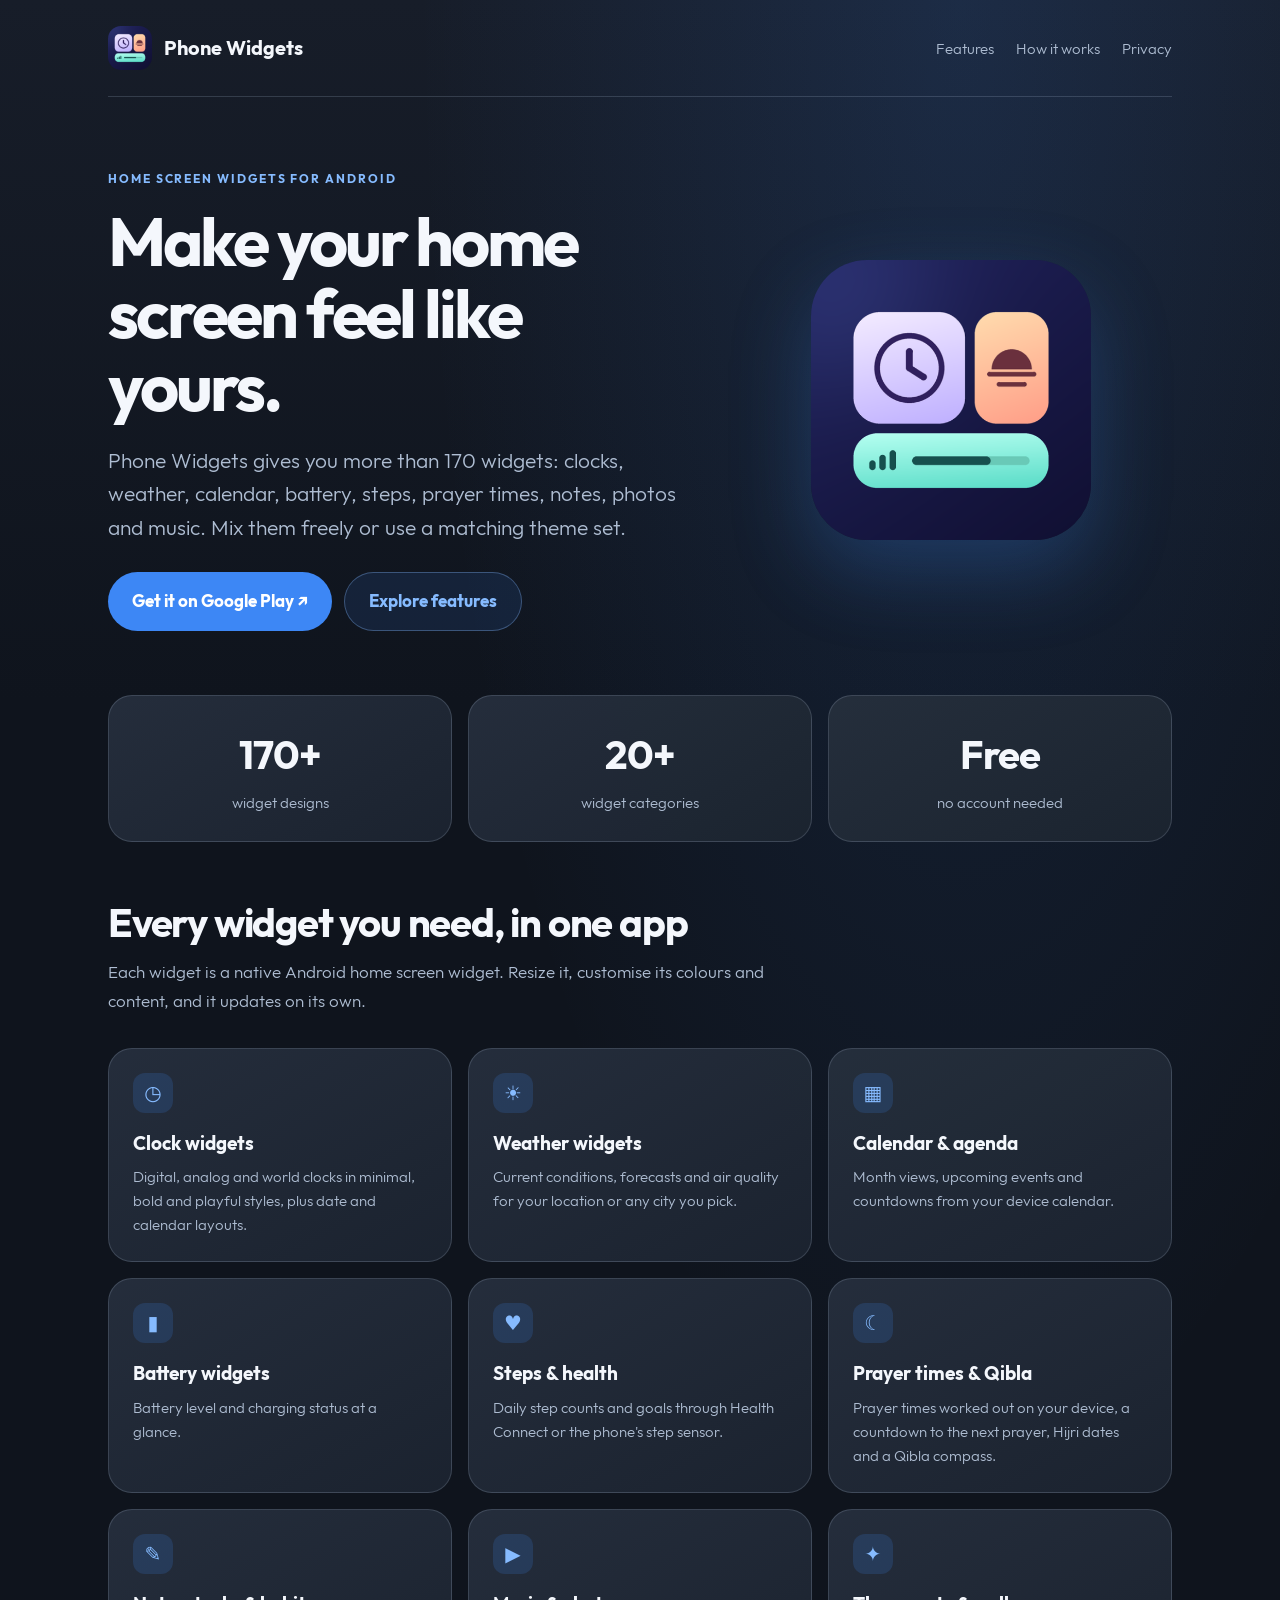
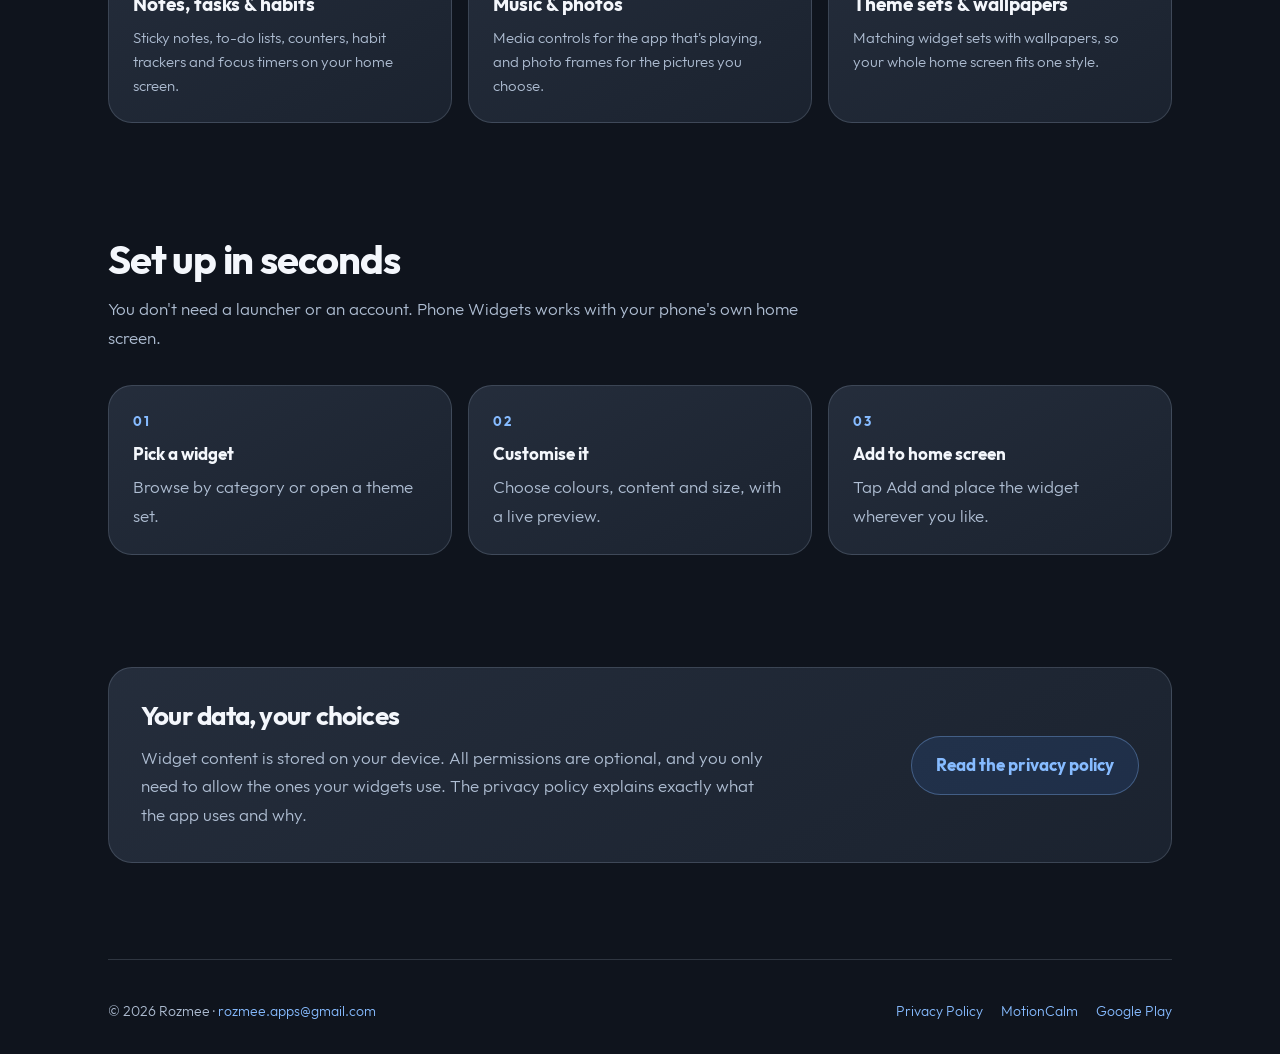
<file: index.html>
<!doctype html>
<html lang="en">
<head>
<meta charset="utf-8">
<meta name="viewport" content="width=device-width, initial-scale=1">
<meta name="theme-color" content="#0f141d">
<title>Phone Widgets – Home Screen Widgets for Android | Rozmee</title>
<meta name="description" content="Phone Widgets by Rozmee: 170+ beautiful home screen widgets for Android. Clocks, weather, calendar, battery, steps, prayer times, notes, photos, music controls and matching theme sets.">
<meta name="keywords" content="Android widgets, home screen widgets, clock widget, weather widget, calendar widget, battery widget, prayer times widget, step counter widget, aesthetic widgets, widget themes, Rozmee">
<link rel="canonical" href="https://rozmeeapps.github.io/rozmeeapps/">
<link rel="icon" href="assets/phone-widgets/app-icon.png">
<meta property="og:type" content="website">
<meta property="og:site_name" content="Rozmee Apps">
<meta property="og:title" content="Phone Widgets – Home Screen Widgets for Android">
<meta property="og:description" content="170+ home screen widgets for Android: clocks, weather, calendar, battery, steps, prayer times, notes, photos and theme sets.">
<meta property="og:url" content="https://rozmeeapps.github.io/rozmeeapps/">
<meta property="og:image" content="https://rozmeeapps.github.io/rozmeeapps/assets/phone-widgets/app-icon.png">
<meta name="twitter:card" content="summary">
<meta name="twitter:title" content="Phone Widgets – Home Screen Widgets for Android">
<meta name="twitter:description" content="170+ home screen widgets for Android by Rozmee.">
<meta name="twitter:image" content="https://rozmeeapps.github.io/rozmeeapps/assets/phone-widgets/app-icon.png">
<script type="application/ld+json">
{
  "@context": "https://schema.org",
  "@graph": [
    {
      "@type": "Organization",
      "@id": "https://rozmeeapps.github.io/rozmeeapps/#org",
      "name": "Rozmee",
      "url": "https://rozmeeapps.github.io/rozmeeapps/",
      "email": "rozmee.apps@gmail.com",
      "logo": "https://rozmeeapps.github.io/rozmeeapps/assets/phone-widgets/app-icon.png"
    },
    {
      "@type": "MobileApplication",
      "name": "Phone Widgets",
      "operatingSystem": "Android",
      "applicationCategory": "PersonalizationApplication",
      "description": "170+ home screen widgets for Android: clocks, weather, calendar, battery, steps, prayer times, notes, photos, music controls and matching theme sets.",
      "url": "https://rozmeeapps.github.io/rozmeeapps/",
      "installUrl": "https://play.google.com/store/apps/details?id=com.rozmee.widgets.for.android.liquidglass",
      "image": "https://rozmeeapps.github.io/rozmeeapps/assets/phone-widgets/app-icon.png",
      "offers": { "@type": "Offer", "price": "0", "priceCurrency": "USD" },
      "publisher": { "@id": "https://rozmeeapps.github.io/rozmeeapps/#org" }
    }
  ]
}
</script>
<style>
@font-face{font-family:Outfit;src:url('assets/phone-widgets/outfit-light.ttf') format('truetype');font-weight:300;font-display:swap}
@font-face{font-family:Outfit;src:url('assets/phone-widgets/outfit-bold.ttf') format('truetype');font-weight:700;font-display:swap}
:root{color-scheme:dark;--text:#f4f7fc;--muted:#afbed3;--blue:#86bbff;--line:rgba(212,227,250,.16)}
*{box-sizing:border-box}
html{scroll-behavior:smooth}
body{margin:0;background:radial-gradient(ellipse at 75% 0,rgba(61,135,245,.14),transparent 40%),linear-gradient(#171d29,#0f141d 700px);background-color:#0f141d;color:var(--text);font-family:Outfit,system-ui,sans-serif;font-weight:300;font-size:17px;line-height:1.7}
a{color:var(--blue);text-underline-offset:4px}a:hover{color:#c7e0ff}
a:focus-visible{outline:3px solid var(--blue);outline-offset:5px;border-radius:4px}
strong,h1,h2,h3{font-weight:700}
p{margin:0 0 16px}
.wrap{max-width:1120px;margin:auto;padding:0 28px}
.top{padding:26px 0;display:flex;align-items:center;justify-content:space-between;gap:20px;border-bottom:1px solid var(--line)}
.brand{display:flex;align-items:center;gap:12px;font-weight:700;font-size:20px;color:var(--text);text-decoration:none}
.brand img{width:44px;height:44px;border-radius:13px}
.top nav a{margin-left:22px;font-size:15px;text-decoration:none;color:var(--muted)}
.top nav a:hover{color:var(--blue)}
.hero{display:grid;grid-template-columns:minmax(0,1.3fr) minmax(0,1fr);gap:48px;align-items:center;padding:72px 0 56px}
.eyebrow{text-transform:uppercase;letter-spacing:.16em;color:var(--blue);font-size:12px;font-weight:700}
h1{font-size:clamp(40px,6.5vw,68px);line-height:1.06;letter-spacing:-.045em;margin:16px 0 22px}
.intro{font-size:21px;line-height:1.6;color:var(--muted);max-width:620px}
.cta{display:flex;flex-wrap:wrap;gap:12px;margin-top:28px}
.btn{display:inline-flex;align-items:center;gap:8px;padding:14px 24px;border-radius:100px;font-weight:700;text-decoration:none}
.btn.primary{background:#3d87f5;color:#fff}.btn.primary:hover{background:#5a9bff;color:#fff}
.btn.ghost{border:1px solid #86bbff55;background:#3d87f51f}
.showcase{display:grid;place-items:center}
.showcase img{width:min(280px,70vw);height:auto;border-radius:56px;box-shadow:0 30px 80px #3d87f540}
.glass{background:linear-gradient(150deg,rgba(38,47,61,.96),rgba(28,36,48,.96));border:1px solid var(--line);border-radius:24px}
h2{font-size:clamp(28px,4vw,40px);letter-spacing:-.03em;line-height:1.2;margin:0 0 12px}
.section{padding:56px 0}
.lead{color:var(--muted);max-width:720px;margin-bottom:32px}
.grid{display:grid;grid-template-columns:repeat(3,1fr);gap:16px}
.card{padding:24px}
.symbol{display:grid;place-items:center;width:40px;height:40px;background:#3d87f52b;border-radius:12px;color:var(--blue);font-size:20px;margin-bottom:14px}
h3{font-size:19px;margin:0 0 6px}
.card p{font-size:15px;color:var(--muted);line-height:1.6;margin:0}
.stats{display:grid;grid-template-columns:repeat(3,1fr);gap:16px;margin-top:8px}
.stat{padding:24px;text-align:center}
.stat b{display:block;font-size:40px;letter-spacing:-.03em;color:var(--text)}
.stat span{color:var(--muted);font-size:15px}
.steps{counter-reset:s;list-style:none;padding:0;margin:0;display:grid;grid-template-columns:repeat(3,1fr);gap:16px}
.steps li{counter-increment:s;padding:24px;color:var(--muted)}
.steps li::before{content:"0" counter(s);display:block;color:var(--blue);font-weight:700;letter-spacing:.12em;font-size:13px;margin-bottom:8px}
.steps strong{color:var(--text);display:block;margin-bottom:4px}
.privacy{padding:32px;display:flex;justify-content:space-between;align-items:center;gap:24px;flex-wrap:wrap}
.privacy p{color:var(--muted);margin:0;max-width:640px}
footer{padding:40px 0 30px;margin-top:40px;border-top:1px solid var(--line);color:var(--muted);font-size:14px;display:flex;justify-content:space-between;flex-wrap:wrap;gap:12px 24px}
footer a{text-decoration:none}
footer nav a{margin-left:18px}
@media(max-width:860px){.hero{grid-template-columns:1fr;padding:48px 0 32px;gap:32px}.showcase{order:-1}.showcase img{width:180px;border-radius:40px}.grid,.steps{grid-template-columns:1fr 1fr}}
@media(max-width:560px){.wrap{padding:0 16px}.top nav{display:none}.grid,.steps,.stats{grid-template-columns:1fr}.stat b{font-size:32px}.intro{font-size:19px}.btn{width:100%;justify-content:center}footer{flex-direction:column}footer nav a{margin:0 18px 0 0}}
@media(prefers-reduced-motion:reduce){html{scroll-behavior:auto}}
</style>
</head>
<body>
<div class="wrap">
<header class="top">
  <a class="brand" href="./"><img src="assets/phone-widgets/app-icon.png" alt="Phone Widgets app icon" width="44" height="44">Phone Widgets</a>
  <nav aria-label="Main"><a href="#features">Features</a><a href="#how">How it works</a><a href="phone-widgets-privacy-policy.html">Privacy</a></nav>
</header>
<main>
<section class="hero">
  <div>
    <div class="eyebrow">Home screen widgets for Android</div>
    <h1>Make your home screen feel like yours.</h1>
    <p class="intro">Phone Widgets gives you more than 170 widgets: clocks, weather, calendar, battery, steps, prayer times, notes, photos and music. Mix them freely or use a matching theme set.</p>
    <div class="cta">
      <a class="btn primary" href="https://play.google.com/store/apps/details?id=com.rozmee.widgets.for.android.liquidglass" rel="noopener">Get it on Google Play ↗</a>
      <a class="btn ghost" href="#features">Explore features</a>
    </div>
  </div>
  <div class="showcase"><img src="assets/phone-widgets/app-icon.png" alt="Phone Widgets" width="280" height="280"></div>
</section>

<div class="stats">
  <div class="glass stat"><b>170+</b><span>widget designs</span></div>
  <div class="glass stat"><b>20+</b><span>widget categories</span></div>
  <div class="glass stat"><b>Free</b><span>no account needed</span></div>
</div>

<section class="section" id="features">
  <h2>Every widget you need, in one app</h2>
  <p class="lead">Each widget is a native Android home screen widget. Resize it, customise its colours and content, and it updates on its own.</p>
  <div class="grid">
    <article class="glass card"><span class="symbol" aria-hidden="true">◷</span><h3>Clock widgets</h3><p>Digital, analog and world clocks in minimal, bold and playful styles, plus date and calendar layouts.</p></article>
    <article class="glass card"><span class="symbol" aria-hidden="true">☀</span><h3>Weather widgets</h3><p>Current conditions, forecasts and air quality for your location or any city you pick.</p></article>
    <article class="glass card"><span class="symbol" aria-hidden="true">▦</span><h3>Calendar &amp; agenda</h3><p>Month views, upcoming events and countdowns from your device calendar.</p></article>
    <article class="glass card"><span class="symbol" aria-hidden="true">▮</span><h3>Battery widgets</h3><p>Battery level and charging status at a glance.</p></article>
    <article class="glass card"><span class="symbol" aria-hidden="true">♥</span><h3>Steps &amp; health</h3><p>Daily step counts and goals through Health Connect or the phone's step sensor.</p></article>
    <article class="glass card"><span class="symbol" aria-hidden="true">☾</span><h3>Prayer times &amp; Qibla</h3><p>Prayer times worked out on your device, a countdown to the next prayer, Hijri dates and a Qibla compass.</p></article>
    <article class="glass card"><span class="symbol" aria-hidden="true">✎</span><h3>Notes, tasks &amp; habits</h3><p>Sticky notes, to-do lists, counters, habit trackers and focus timers on your home screen.</p></article>
    <article class="glass card"><span class="symbol" aria-hidden="true">▶</span><h3>Music &amp; photos</h3><p>Media controls for the app that's playing, and photo frames for the pictures you choose.</p></article>
    <article class="glass card"><span class="symbol" aria-hidden="true">✦</span><h3>Theme sets &amp; wallpapers</h3><p>Matching widget sets with wallpapers, so your whole home screen fits one style.</p></article>
  </div>
</section>

<section class="section" id="how">
  <h2>Set up in seconds</h2>
  <p class="lead">You don't need a launcher or an account. Phone Widgets works with your phone's own home screen.</p>
  <ol class="steps">
    <li class="glass"><strong>Pick a widget</strong>Browse by category or open a theme set.</li>
    <li class="glass"><strong>Customise it</strong>Choose colours, content and size, with a live preview.</li>
    <li class="glass"><strong>Add to home screen</strong>Tap Add and place the widget wherever you like.</li>
  </ol>
</section>

<section class="section">
  <div class="glass privacy">
    <div><h2 style="font-size:26px">Your data, your choices</h2><p>Widget content is stored on your device. All permissions are optional, and you only need to allow the ones your widgets use. The privacy policy explains exactly what the app uses and why.</p></div>
    <a class="btn ghost" href="phone-widgets-privacy-policy.html">Read the privacy policy</a>
  </div>
</section>
</main>
<footer>
  <span>© 2026 Rozmee · <a href="mailto:rozmee.apps@gmail.com">rozmee.apps@gmail.com</a></span>
  <nav aria-label="Footer"><a href="phone-widgets-privacy-policy.html">Privacy Policy</a><a href="motioncalm.html">MotionCalm</a><a href="https://play.google.com/store/apps/details?id=com.rozmee.widgets.for.android.liquidglass" rel="noopener">Google Play</a></nav>
</footer>
</div>
</body>
</html>
</file>
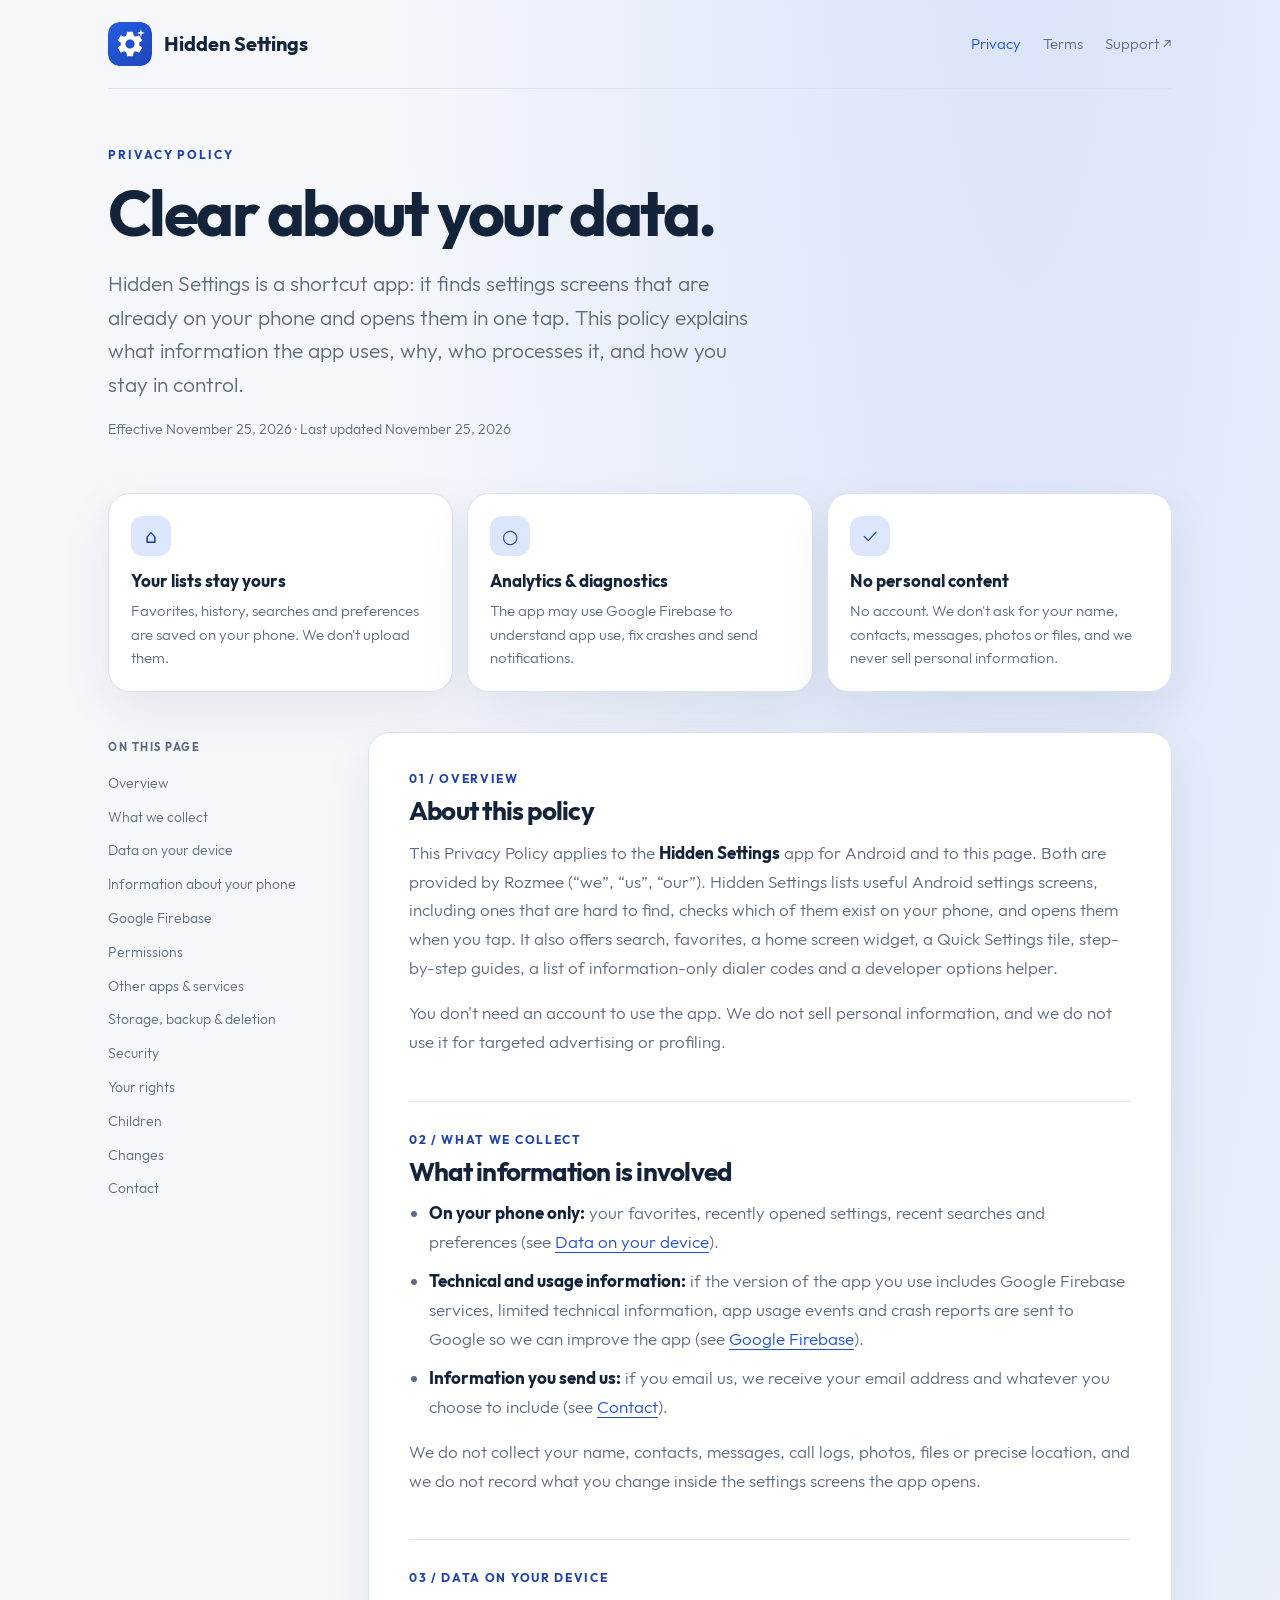
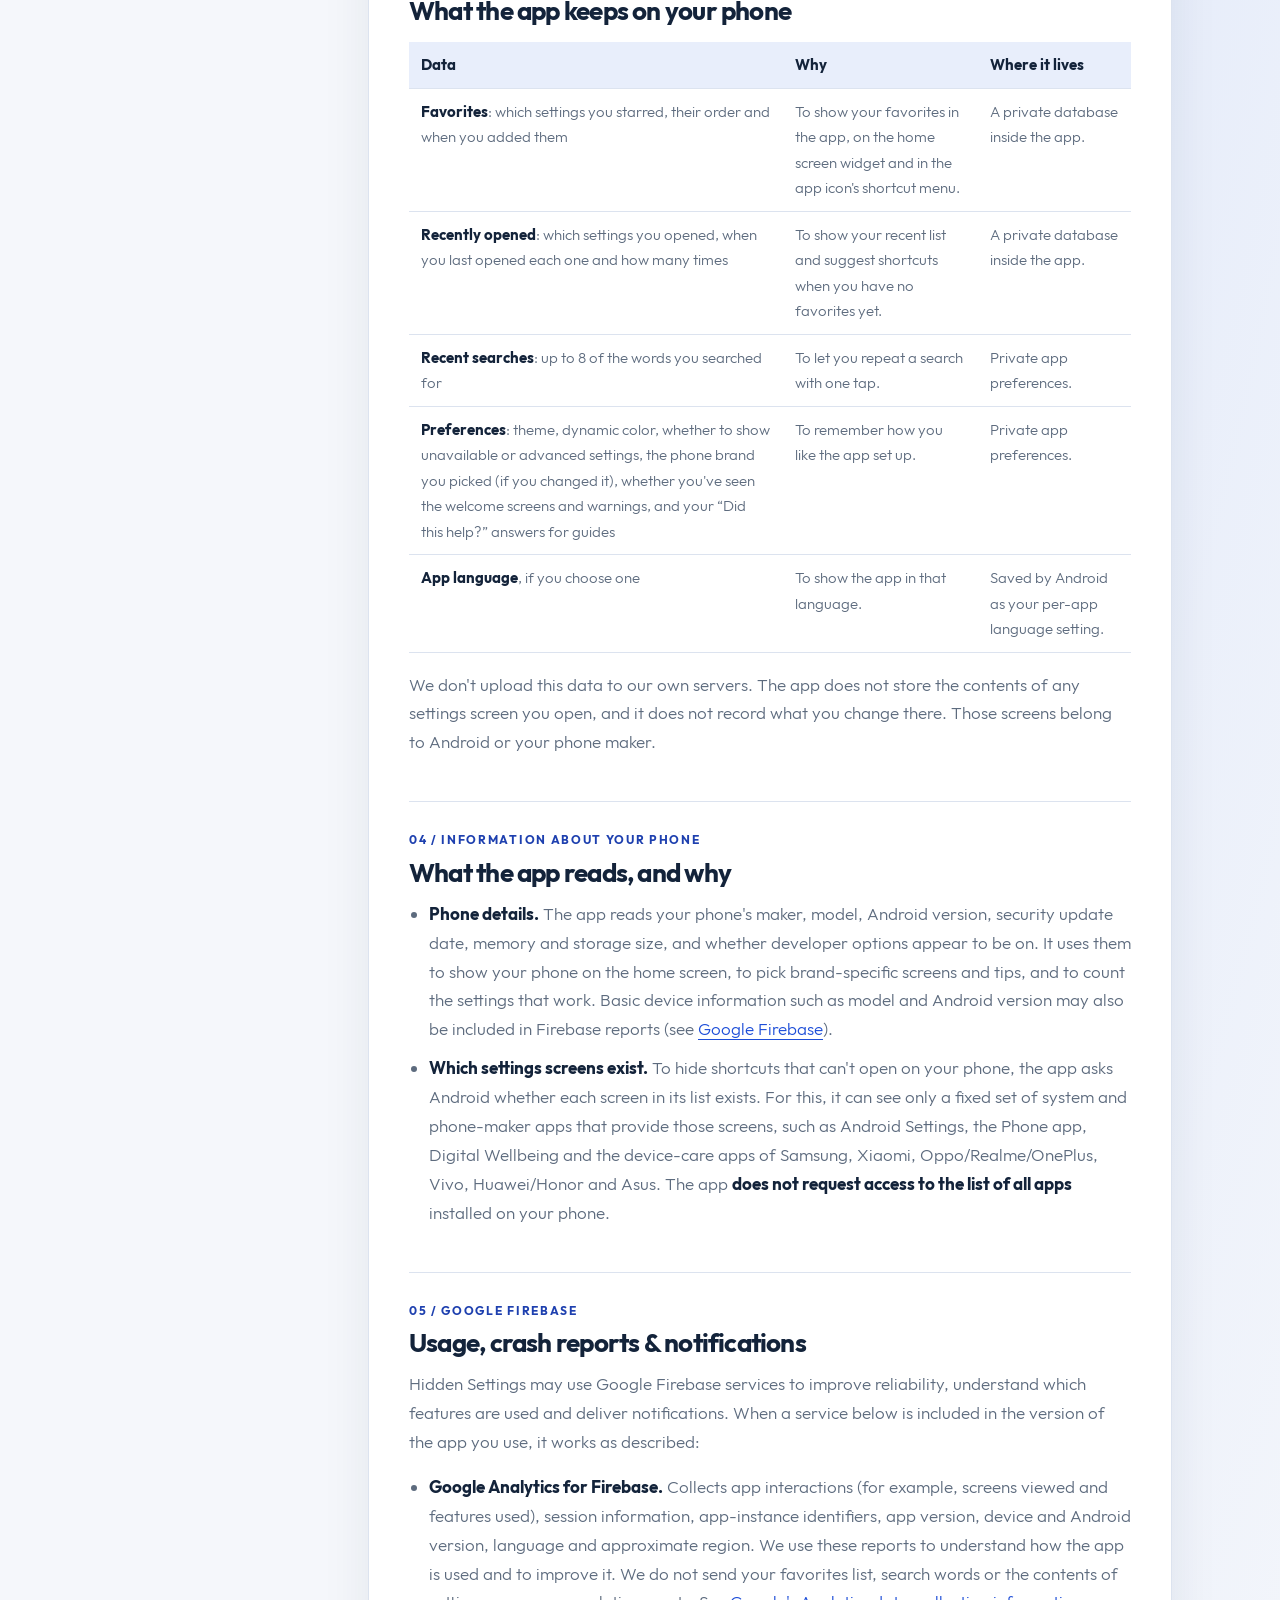
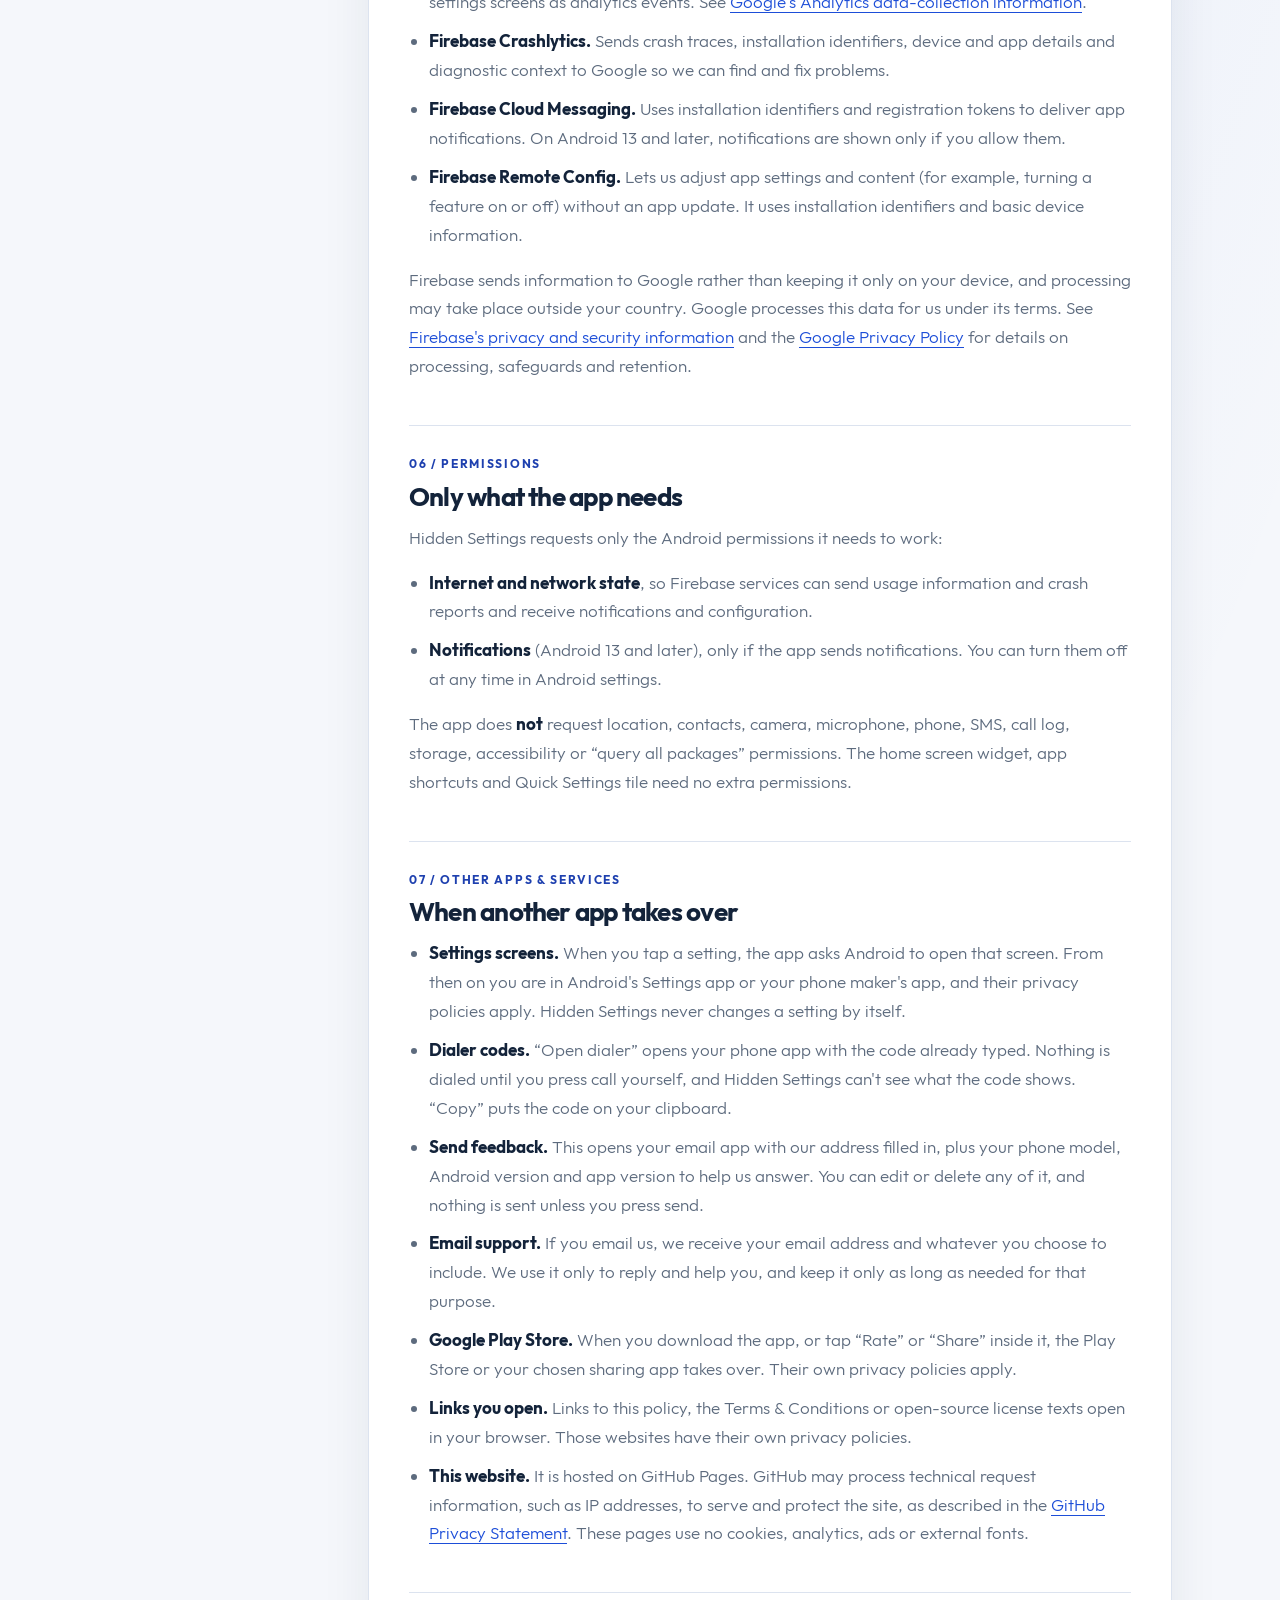
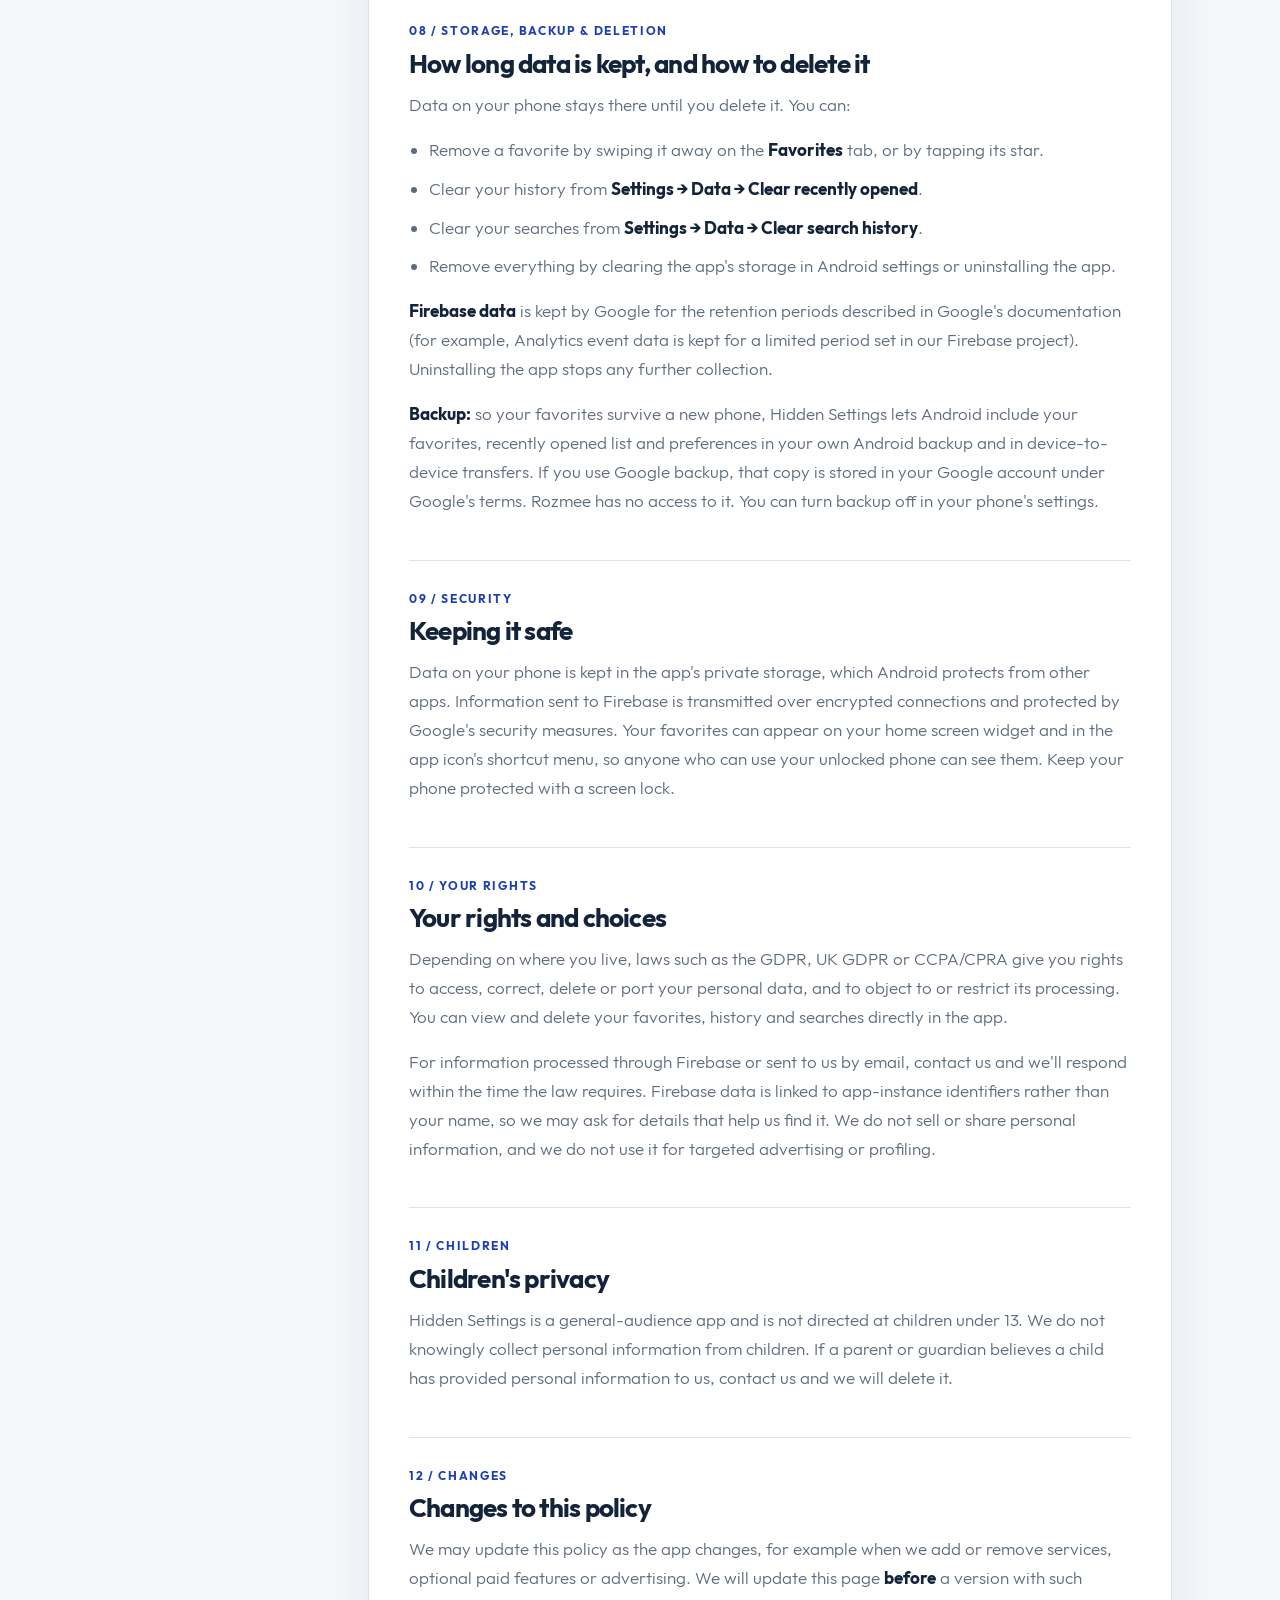
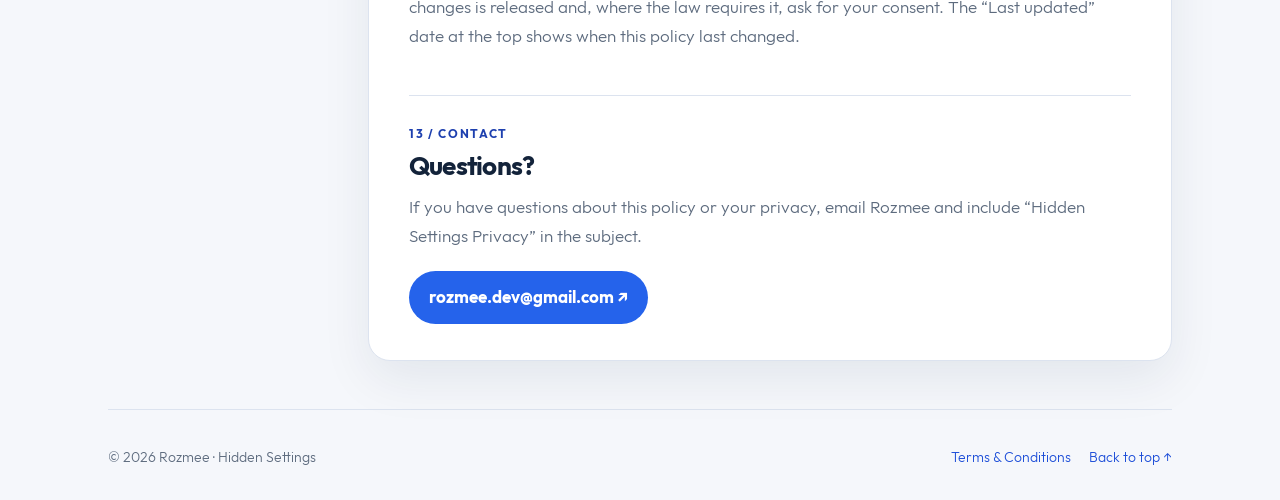
<file: hidden-settings-privacy-policy.html>
<!doctype html>
<html lang="en">
<head>
<meta charset="utf-8">
<meta name="viewport" content="width=device-width, initial-scale=1">
<meta name="theme-color" content="#f5f7fb" media="(prefers-color-scheme: light)">
<meta name="theme-color" content="#0e1726" media="(prefers-color-scheme: dark)">
<title>Privacy Policy · Hidden Settings</title>
<meta name="description" content="Privacy Policy for Hidden Settings by Rozmee. Learn what stays on your phone, what the app reads about your device, permissions, Google Firebase services, backup and your choices.">
<link rel="canonical" href="https://rozmeeapps.github.io/rozmeeapps/hidden-settings-privacy-policy.html">
<link rel="icon" href="assets/hidden-settings/app-icon.svg" type="image/svg+xml">
<link rel="stylesheet" href="assets/hidden-settings/hidden-settings.css">
</head>
<body>
<a class="skip" href="#policy">Skip to the policy</a>
<div class="wrap">
<header class="top">
  <a class="brand" href="hidden-settings-privacy-policy.html"><img src="assets/hidden-settings/app-icon.svg" alt="" width="44" height="44">Hidden Settings</a>
  <nav aria-label="Main"><a href="hidden-settings-privacy-policy.html" aria-current="page">Privacy</a><a href="hidden-settings-terms.html">Terms</a><a href="mailto:rozmee.dev@gmail.com?subject=Hidden%20Settings%20Support">Support ↗</a></nav>
</header>
<main>
<div class="doc-hero">
  <div class="eyebrow">Privacy Policy</div>
  <h1>Clear about your data.</h1>
  <p class="intro">Hidden Settings is a shortcut app: it finds settings screens that are already on your phone and opens them in one tap. This policy explains what information the app uses, why, who processes it, and how you stay in control.</p>
  <p class="date">Effective November 25, 2026 · Last updated November 25, 2026</p>
</div>

<div class="summary" aria-label="Privacy at a glance">
  <article class="card"><span class="symbol" aria-hidden="true">⌂</span><h3>Your lists stay yours</h3><p>Favorites, history, searches and preferences are saved on your phone. We don't upload them.</p></article>
  <article class="card"><span class="symbol" aria-hidden="true">○</span><h3>Analytics &amp; diagnostics</h3><p>The app may use Google Firebase to understand app use, fix crashes and send notifications.</p></article>
  <article class="card"><span class="symbol" aria-hidden="true">✓</span><h3>No personal content</h3><p>No account. We don't ask for your name, contacts, messages, photos or files, and we never sell personal information.</p></article>
</div>

<div class="layout">
<nav class="toc" aria-label="Policy contents">
  <p>On this page</p>
  <a href="#overview">Overview</a><a href="#collect">What we collect</a><a href="#device">Data on your device</a><a href="#phone">Information about your phone</a><a href="#firebase">Google Firebase</a><a href="#permissions">Permissions</a><a href="#third">Other apps &amp; services</a><a href="#retention">Storage, backup &amp; deletion</a><a href="#security">Security</a><a href="#rights">Your rights</a><a href="#children">Children</a><a href="#changes">Changes</a><a href="#contact">Contact</a>
</nav>

<div class="card doc" id="policy">
<section id="overview"><span class="num">01 / OVERVIEW</span><h2>About this policy</h2>
<p>This Privacy Policy applies to the <strong>Hidden Settings</strong> app for Android and to this page. Both are provided by Rozmee (“we”, “us”, “our”). Hidden Settings lists useful Android settings screens, including ones that are hard to find, checks which of them exist on your phone, and opens them when you tap. It also offers search, favorites, a home screen widget, a Quick Settings tile, step-by-step guides, a list of information-only dialer codes and a developer options helper.</p>
<p>You don't need an account to use the app. We do not sell personal information, and we do not use it for targeted advertising or profiling.</p>
</section>

<section id="collect"><span class="num">02 / WHAT WE COLLECT</span><h2>What information is involved</h2>
<ul>
<li><strong>On your phone only:</strong> your favorites, recently opened settings, recent searches and preferences (see <a href="#device">Data on your device</a>).</li>
<li><strong>Technical and usage information:</strong> if the version of the app you use includes Google Firebase services, limited technical information, app usage events and crash reports are sent to Google so we can improve the app (see <a href="#firebase">Google Firebase</a>).</li>
<li><strong>Information you send us:</strong> if you email us, we receive your email address and whatever you choose to include (see <a href="#contact">Contact</a>).</li>
</ul>
<p>We do not collect your name, contacts, messages, call logs, photos, files or precise location, and we do not record what you change inside the settings screens the app opens.</p>
</section>

<section id="device"><span class="num">03 / DATA ON YOUR DEVICE</span><h2>What the app keeps on your phone</h2>
<div class="table-scroll"><table>
<thead><tr><th>Data</th><th>Why</th><th>Where it lives</th></tr></thead>
<tbody>
<tr><td><strong>Favorites</strong>: which settings you starred, their order and when you added them</td><td>To show your favorites in the app, on the home screen widget and in the app icon's shortcut menu.</td><td>A private database inside the app.</td></tr>
<tr><td><strong>Recently opened</strong>: which settings you opened, when you last opened each one and how many times</td><td>To show your recent list and suggest shortcuts when you have no favorites yet.</td><td>A private database inside the app.</td></tr>
<tr><td><strong>Recent searches</strong>: up to 8 of the words you searched for</td><td>To let you repeat a search with one tap.</td><td>Private app preferences.</td></tr>
<tr><td><strong>Preferences</strong>: theme, dynamic color, whether to show unavailable or advanced settings, the phone brand you picked (if you changed it), whether you've seen the welcome screens and warnings, and your “Did this help?” answers for guides</td><td>To remember how you like the app set up.</td><td>Private app preferences.</td></tr>
<tr><td><strong>App language</strong>, if you choose one</td><td>To show the app in that language.</td><td>Saved by Android as your per-app language setting.</td></tr>
</tbody></table></div>
<p>We don't upload this data to our own servers. The app does not store the contents of any settings screen you open, and it does not record what you change there. Those screens belong to Android or your phone maker.</p>
</section>

<section id="phone"><span class="num">04 / INFORMATION ABOUT YOUR PHONE</span><h2>What the app reads, and why</h2>
<ul>
<li><strong>Phone details.</strong> The app reads your phone's maker, model, Android version, security update date, memory and storage size, and whether developer options appear to be on. It uses them to show your phone on the home screen, to pick brand-specific screens and tips, and to count the settings that work. Basic device information such as model and Android version may also be included in Firebase reports (see <a href="#firebase">Google Firebase</a>).</li>
<li><strong>Which settings screens exist.</strong> To hide shortcuts that can't open on your phone, the app asks Android whether each screen in its list exists. For this, it can see only a fixed set of system and phone-maker apps that provide those screens, such as Android Settings, the Phone app, Digital Wellbeing and the device-care apps of Samsung, Xiaomi, Oppo/Realme/OnePlus, Vivo, Huawei/Honor and Asus. The app <strong>does not request access to the list of all apps</strong> installed on your phone.</li>
</ul>
</section>

<section id="firebase"><span class="num">05 / GOOGLE FIREBASE</span><h2>Usage, crash reports &amp; notifications</h2>
<p>Hidden Settings may use Google Firebase services to improve reliability, understand which features are used and deliver notifications. When a service below is included in the version of the app you use, it works as described:</p>
<ul>
<li><strong>Google Analytics for Firebase.</strong> Collects app interactions (for example, screens viewed and features used), session information, app-instance identifiers, app version, device and Android version, language and approximate region. We use these reports to understand how the app is used and to improve it. We do not send your favorites list, search words or the contents of settings screens as analytics events. See <a href="https://support.google.com/analytics/answer/11593727" rel="noopener">Google's Analytics data-collection information</a>.</li>
<li><strong>Firebase Crashlytics.</strong> Sends crash traces, installation identifiers, device and app details and diagnostic context to Google so we can find and fix problems.</li>
<li><strong>Firebase Cloud Messaging.</strong> Uses installation identifiers and registration tokens to deliver app notifications. On Android 13 and later, notifications are shown only if you allow them.</li>
<li><strong>Firebase Remote Config.</strong> Lets us adjust app settings and content (for example, turning a feature on or off) without an app update. It uses installation identifiers and basic device information.</li>
</ul>
<p>Firebase sends information to Google rather than keeping it only on your device, and processing may take place outside your country. Google processes this data for us under its terms. See <a href="https://firebase.google.com/support/privacy" rel="noopener">Firebase's privacy and security information</a> and the <a href="https://policies.google.com/privacy" rel="noopener">Google Privacy Policy</a> for details on processing, safeguards and retention.</p>
</section>

<section id="permissions"><span class="num">06 / PERMISSIONS</span><h2>Only what the app needs</h2>
<p>Hidden Settings requests only the Android permissions it needs to work:</p>
<ul>
<li><strong>Internet and network state</strong>, so Firebase services can send usage information and crash reports and receive notifications and configuration.</li>
<li><strong>Notifications</strong> (Android 13 and later), only if the app sends notifications. You can turn them off at any time in Android settings.</li>
</ul>
<p>The app does <strong>not</strong> request location, contacts, camera, microphone, phone, SMS, call log, storage, accessibility or “query all packages” permissions. The home screen widget, app shortcuts and Quick Settings tile need no extra permissions.</p>
</section>

<section id="third"><span class="num">07 / OTHER APPS &amp; SERVICES</span><h2>When another app takes over</h2>
<ul>
<li><strong>Settings screens.</strong> When you tap a setting, the app asks Android to open that screen. From then on you are in Android's Settings app or your phone maker's app, and their privacy policies apply. Hidden Settings never changes a setting by itself.</li>
<li><strong>Dialer codes.</strong> “Open dialer” opens your phone app with the code already typed. Nothing is dialed until you press call yourself, and Hidden Settings can't see what the code shows. “Copy” puts the code on your clipboard.</li>
<li><strong>Send feedback.</strong> This opens your email app with our address filled in, plus your phone model, Android version and app version to help us answer. You can edit or delete any of it, and nothing is sent unless you press send.</li>
<li><strong>Email support.</strong> If you email us, we receive your email address and whatever you choose to include. We use it only to reply and help you, and keep it only as long as needed for that purpose.</li>
<li><strong>Google Play Store.</strong> When you download the app, or tap “Rate” or “Share” inside it, the Play Store or your chosen sharing app takes over. Their own privacy policies apply.</li>
<li><strong>Links you open.</strong> Links to this policy, the Terms &amp; Conditions or open-source license texts open in your browser. Those websites have their own privacy policies.</li>
<li><strong>This website.</strong> It is hosted on GitHub Pages. GitHub may process technical request information, such as IP addresses, to serve and protect the site, as described in the <a href="https://docs.github.com/en/site-policy/privacy-policies/github-general-privacy-statement" rel="noopener">GitHub Privacy Statement</a>. These pages use no cookies, analytics, ads or external fonts.</li>
</ul>
</section>

<section id="retention"><span class="num">08 / STORAGE, BACKUP &amp; DELETION</span><h2>How long data is kept, and how to delete it</h2>
<p>Data on your phone stays there until you delete it. You can:</p>
<ul>
<li>Remove a favorite by swiping it away on the <strong>Favorites</strong> tab, or by tapping its star.</li>
<li>Clear your history from <strong>Settings → Data → Clear recently opened</strong>.</li>
<li>Clear your searches from <strong>Settings → Data → Clear search history</strong>.</li>
<li>Remove everything by clearing the app's storage in Android settings or uninstalling the app.</li>
</ul>
<p><strong>Firebase data</strong> is kept by Google for the retention periods described in Google's documentation (for example, Analytics event data is kept for a limited period set in our Firebase project). Uninstalling the app stops any further collection.</p>
<p><strong>Backup:</strong> so your favorites survive a new phone, Hidden Settings lets Android include your favorites, recently opened list and preferences in your own Android backup and in device-to-device transfers. If you use Google backup, that copy is stored in your Google account under Google's terms. Rozmee has no access to it. You can turn backup off in your phone's settings.</p>
</section>

<section id="security"><span class="num">09 / SECURITY</span><h2>Keeping it safe</h2>
<p>Data on your phone is kept in the app's private storage, which Android protects from other apps. Information sent to Firebase is transmitted over encrypted connections and protected by Google's security measures. Your favorites can appear on your home screen widget and in the app icon's shortcut menu, so anyone who can use your unlocked phone can see them. Keep your phone protected with a screen lock.</p>
</section>

<section id="rights"><span class="num">10 / YOUR RIGHTS</span><h2>Your rights and choices</h2>
<p>Depending on where you live, laws such as the GDPR, UK GDPR or CCPA/CPRA give you rights to access, correct, delete or port your personal data, and to object to or restrict its processing. You can view and delete your favorites, history and searches directly in the app.</p>
<p>For information processed through Firebase or sent to us by email, contact us and we'll respond within the time the law requires. Firebase data is linked to app-instance identifiers rather than your name, so we may ask for details that help us find it. We do not sell or share personal information, and we do not use it for targeted advertising or profiling.</p>
</section>

<section id="children"><span class="num">11 / CHILDREN</span><h2>Children's privacy</h2>
<p>Hidden Settings is a general-audience app and is not directed at children under 13. We do not knowingly collect personal information from children. If a parent or guardian believes a child has provided personal information to us, contact us and we will delete it.</p>
</section>

<section id="changes"><span class="num">12 / CHANGES</span><h2>Changes to this policy</h2>
<p>We may update this policy as the app changes, for example when we add or remove services, optional paid features or advertising. We will update this page <strong>before</strong> a version with such changes is released and, where the law requires it, ask for your consent. The “Last updated” date at the top shows when this policy last changed.</p>
</section>

<section id="contact"><span class="num">13 / CONTACT</span><h2>Questions?</h2>
<p>If you have questions about this policy or your privacy, email Rozmee and include “Hidden Settings Privacy” in the subject.</p>
<a class="contact" href="mailto:rozmee.dev@gmail.com?subject=Hidden%20Settings%20Privacy">rozmee.dev@gmail.com ↗</a>
</section>
</div>
</div>
</main>
<footer>
  <span>© 2026 Rozmee · Hidden Settings</span>
  <nav aria-label="Footer"><a href="hidden-settings-terms.html">Terms &amp; Conditions</a><a href="#">Back to top ↑</a></nav>
</footer>
</div>
</body>
</html>
</file>
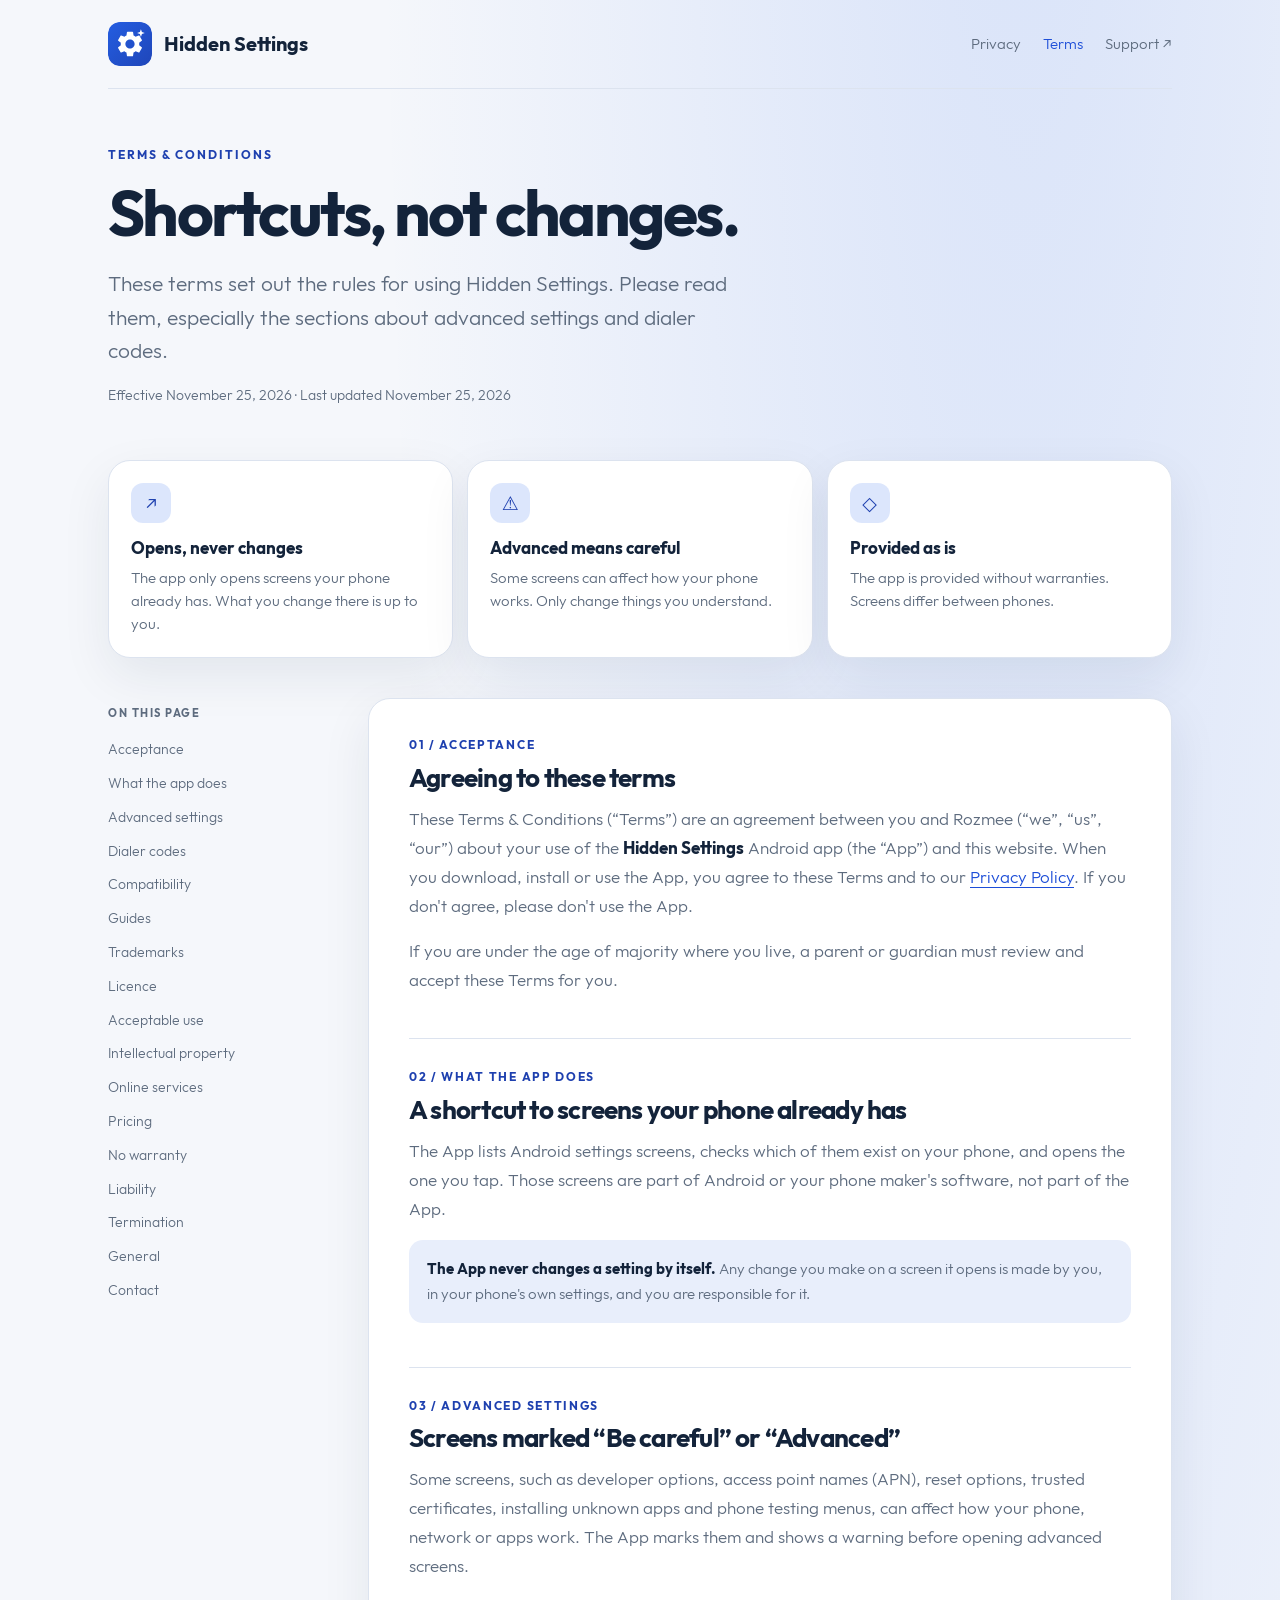
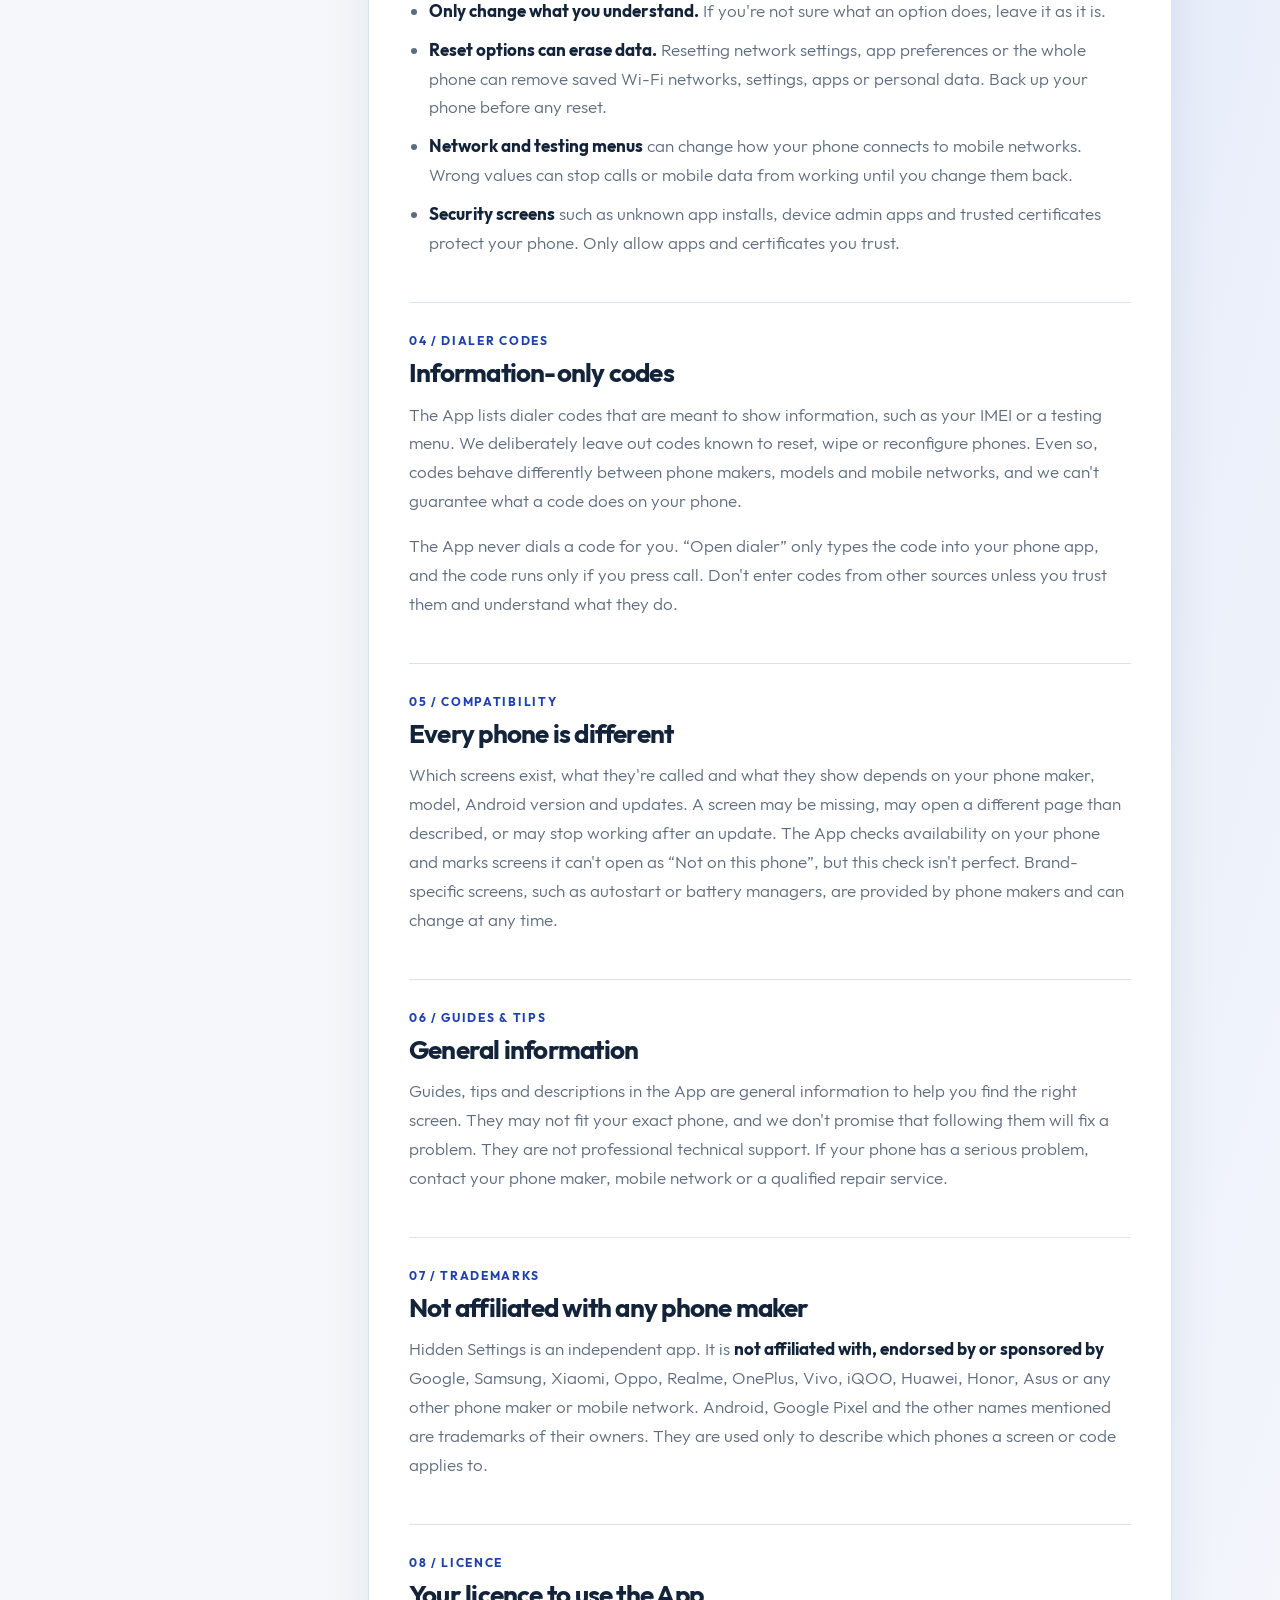
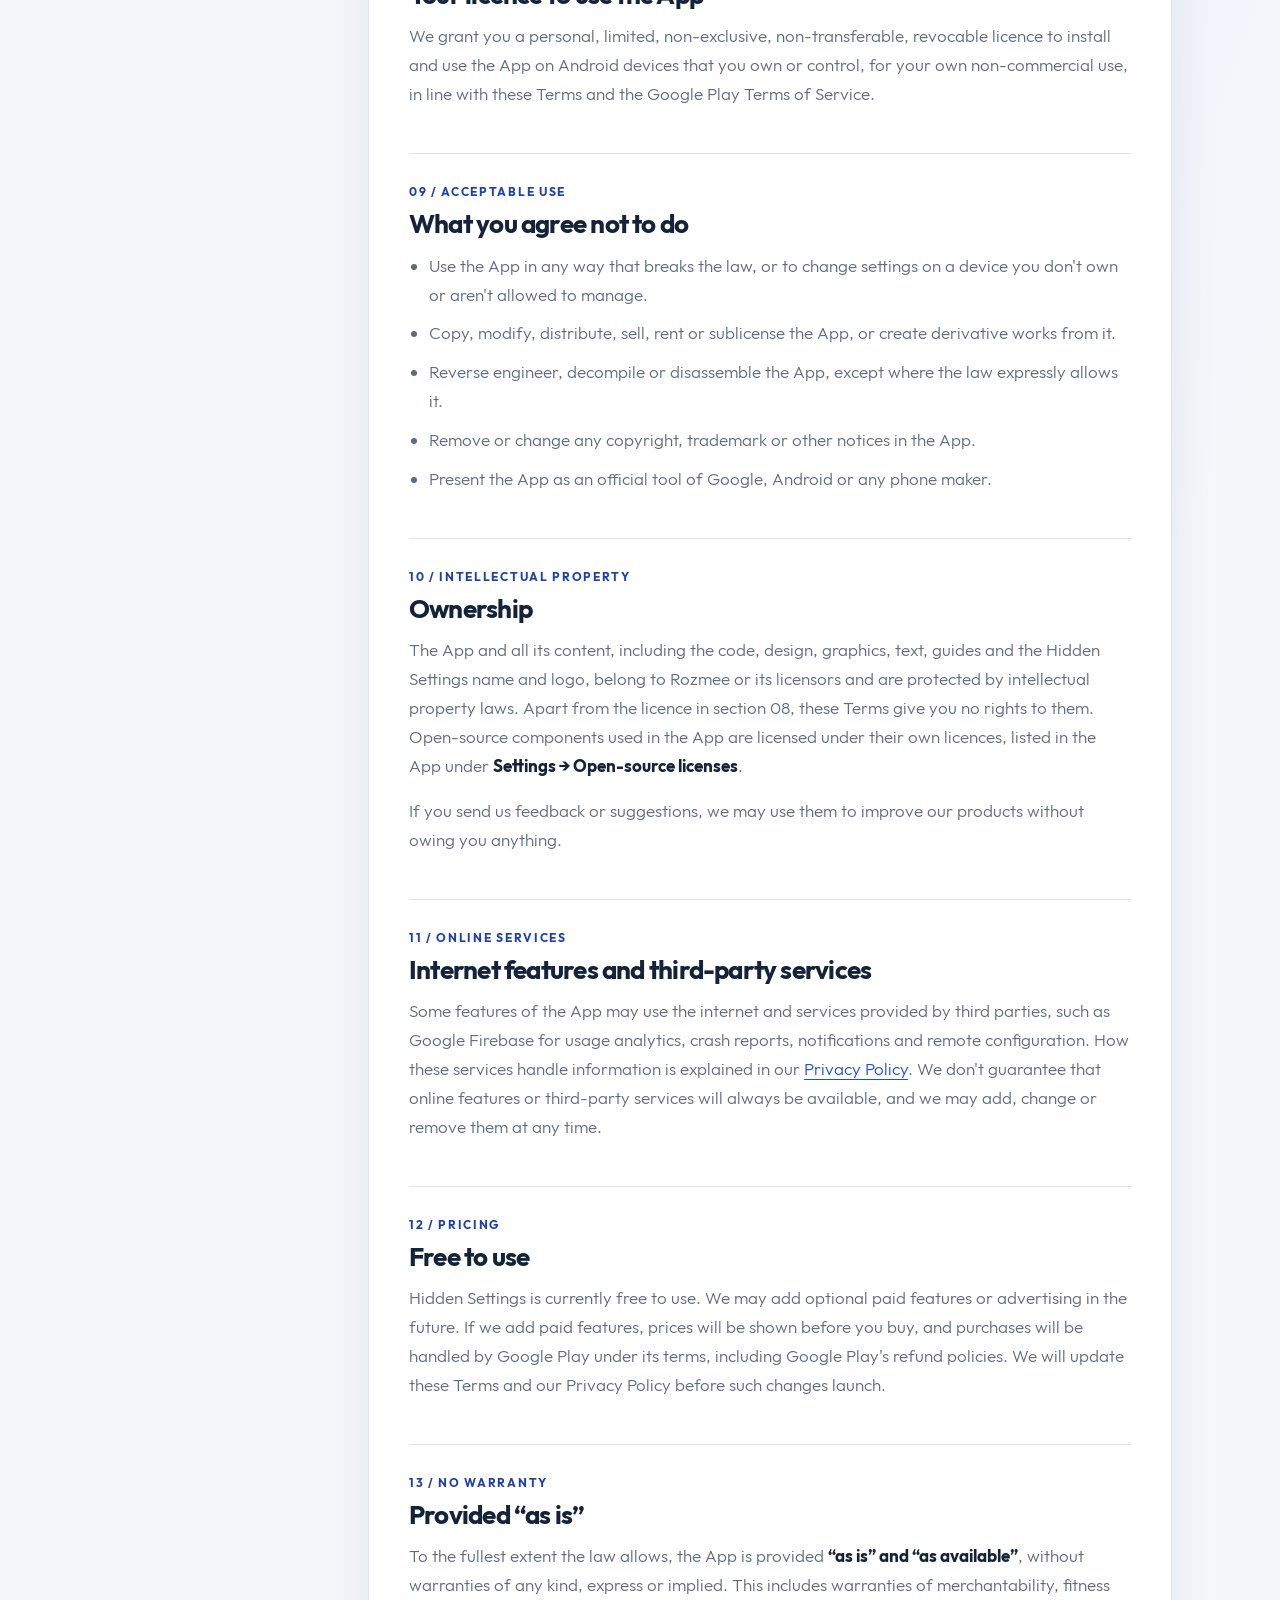
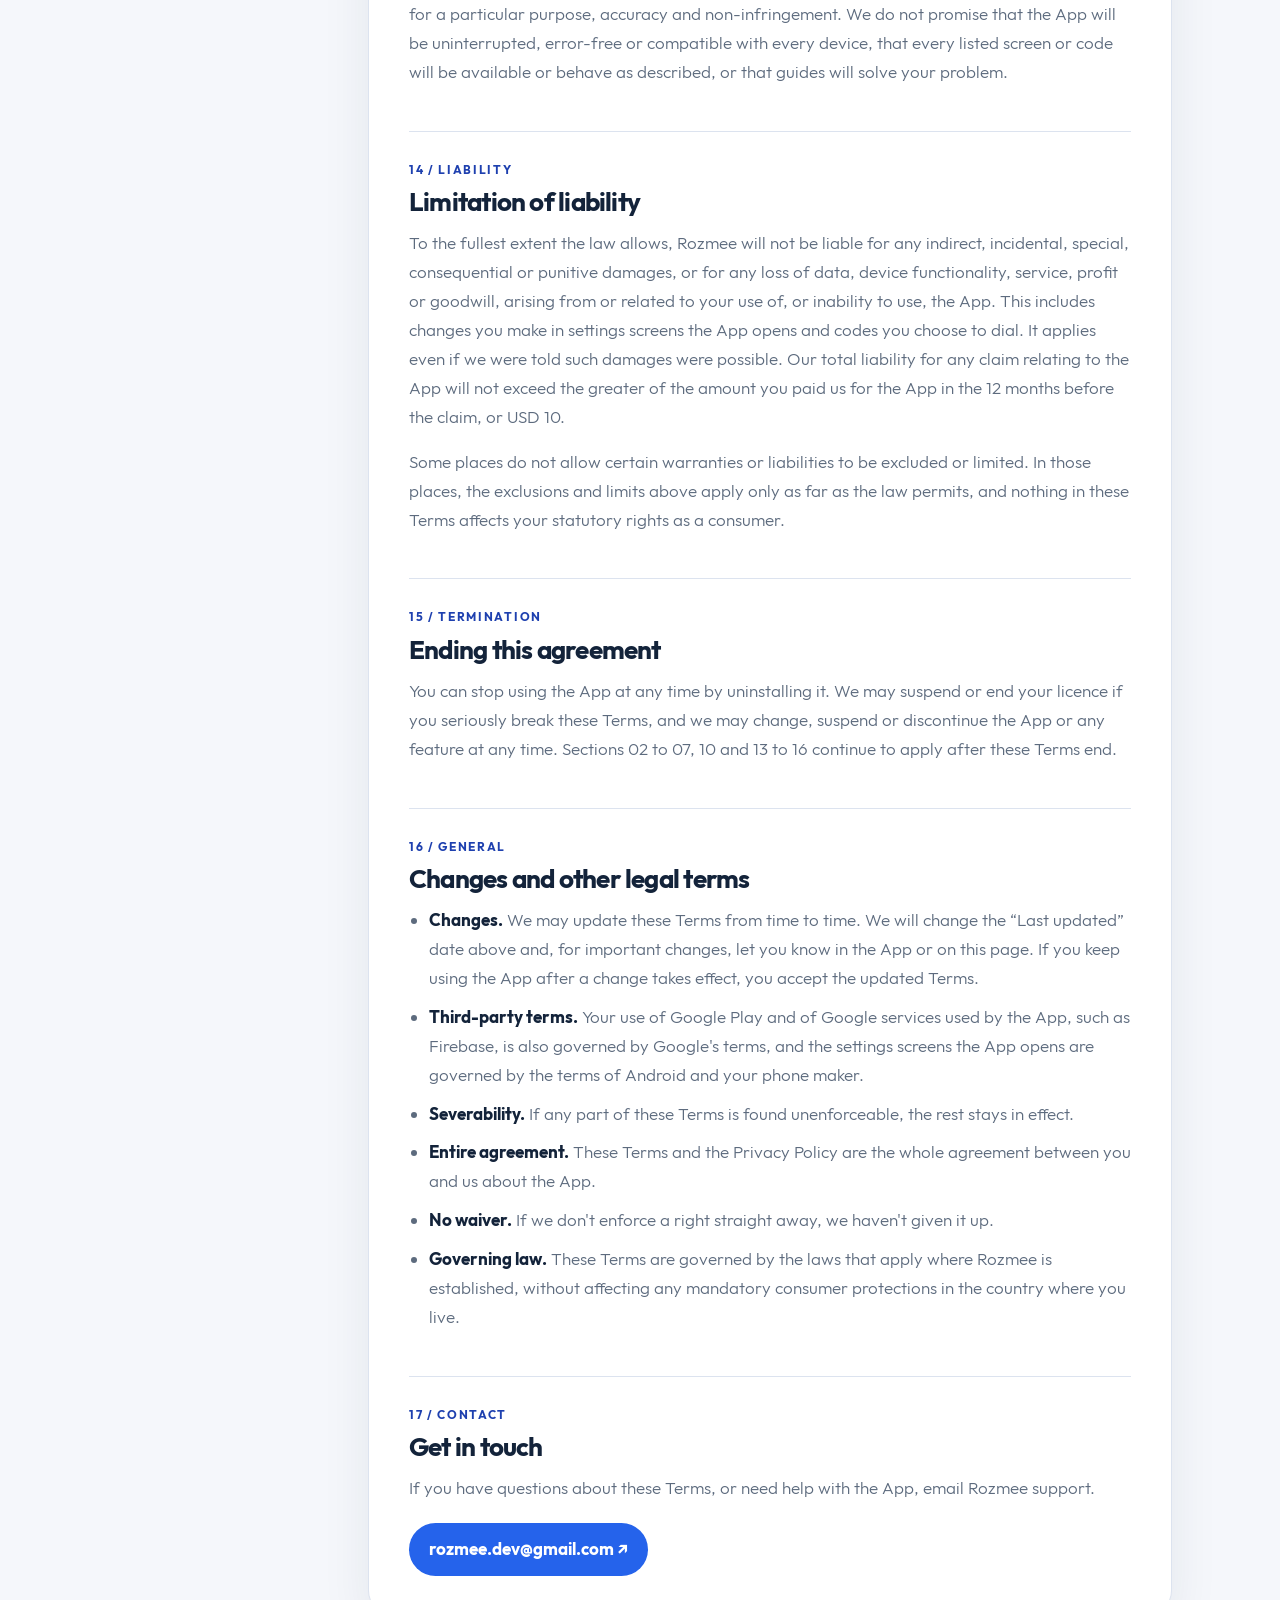
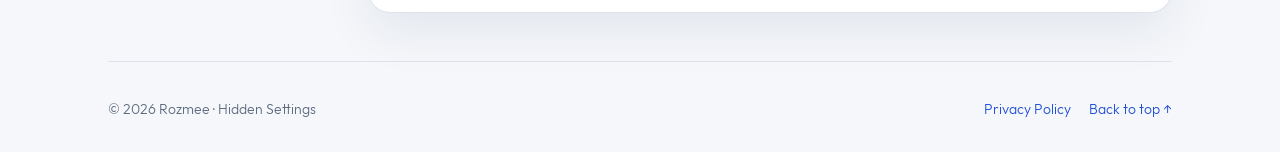
<file: hidden-settings-terms.html>
<!doctype html>
<html lang="en">
<head>
<meta charset="utf-8">
<meta name="viewport" content="width=device-width, initial-scale=1">
<meta name="theme-color" content="#f5f7fb" media="(prefers-color-scheme: light)">
<meta name="theme-color" content="#0e1726" media="(prefers-color-scheme: dark)">
<title>Terms &amp; Conditions · Hidden Settings</title>
<meta name="description" content="Terms and Conditions for using Hidden Settings by Rozmee, including advanced settings, dialer codes, compatibility, licence and limitation of liability.">
<link rel="canonical" href="https://rozmeeapps.github.io/rozmeeapps/hidden-settings-terms.html">
<link rel="icon" href="assets/hidden-settings/app-icon.svg" type="image/svg+xml">
<link rel="stylesheet" href="assets/hidden-settings/hidden-settings.css">
</head>
<body>
<a class="skip" href="#terms">Skip to the terms</a>
<div class="wrap">
<header class="top">
  <a class="brand" href="hidden-settings-privacy-policy.html"><img src="assets/hidden-settings/app-icon.svg" alt="" width="44" height="44">Hidden Settings</a>
  <nav aria-label="Main"><a href="hidden-settings-privacy-policy.html">Privacy</a><a href="hidden-settings-terms.html" aria-current="page">Terms</a><a href="mailto:rozmee.dev@gmail.com?subject=Hidden%20Settings%20Support">Support ↗</a></nav>
</header>
<main>
<div class="doc-hero">
  <div class="eyebrow">Terms &amp; Conditions</div>
  <h1>Shortcuts, not changes.</h1>
  <p class="intro">These terms set out the rules for using Hidden Settings. Please read them, especially the sections about advanced settings and dialer codes.</p>
  <p class="date">Effective November 25, 2026 · Last updated November 25, 2026</p>
</div>

<div class="summary" aria-label="Key points">
  <article class="card"><span class="symbol" aria-hidden="true">↗</span><h3>Opens, never changes</h3><p>The app only opens screens your phone already has. What you change there is up to you.</p></article>
  <article class="card"><span class="symbol" aria-hidden="true">⚠</span><h3>Advanced means careful</h3><p>Some screens can affect how your phone works. Only change things you understand.</p></article>
  <article class="card"><span class="symbol" aria-hidden="true">◇</span><h3>Provided as is</h3><p>The app is provided without warranties. Screens differ between phones.</p></article>
</div>

<div class="layout">
<nav class="toc" aria-label="Terms contents">
  <p>On this page</p>
  <a href="#acceptance">Acceptance</a><a href="#what">What the app does</a><a href="#advanced">Advanced settings</a><a href="#codes">Dialer codes</a><a href="#compat">Compatibility</a><a href="#guides">Guides</a><a href="#brands">Trademarks</a><a href="#licence">Licence</a><a href="#use">Acceptable use</a><a href="#ip">Intellectual property</a><a href="#online">Online services</a><a href="#paid">Pricing</a><a href="#warranty">No warranty</a><a href="#liability">Liability</a><a href="#termination">Termination</a><a href="#general">General</a><a href="#contact">Contact</a>
</nav>

<div class="card doc" id="terms">
<section id="acceptance"><span class="num">01 / ACCEPTANCE</span><h2>Agreeing to these terms</h2>
<p>These Terms &amp; Conditions (“Terms”) are an agreement between you and Rozmee (“we”, “us”, “our”) about your use of the <strong>Hidden Settings</strong> Android app (the “App”) and this website. When you download, install or use the App, you agree to these Terms and to our <a href="hidden-settings-privacy-policy.html">Privacy Policy</a>. If you don't agree, please don't use the App.</p>
<p>If you are under the age of majority where you live, a parent or guardian must review and accept these Terms for you.</p>
</section>

<section id="what"><span class="num">02 / WHAT THE APP DOES</span><h2>A shortcut to screens your phone already has</h2>
<p>The App lists Android settings screens, checks which of them exist on your phone, and opens the one you tap. Those screens are part of Android or your phone maker's software, not part of the App.</p>
<p class="callout"><strong>The App never changes a setting by itself.</strong> Any change you make on a screen it opens is made by you, in your phone's own settings, and you are responsible for it.</p>
</section>

<section id="advanced"><span class="num">03 / ADVANCED SETTINGS</span><h2>Screens marked “Be careful” or “Advanced”</h2>
<p>Some screens, such as developer options, access point names (APN), reset options, trusted certificates, installing unknown apps and phone testing menus, can affect how your phone, network or apps work. The App marks them and shows a warning before opening advanced screens.</p>
<ul>
<li><strong>Only change what you understand.</strong> If you're not sure what an option does, leave it as it is.</li>
<li><strong>Reset options can erase data.</strong> Resetting network settings, app preferences or the whole phone can remove saved Wi-Fi networks, settings, apps or personal data. Back up your phone before any reset.</li>
<li><strong>Network and testing menus</strong> can change how your phone connects to mobile networks. Wrong values can stop calls or mobile data from working until you change them back.</li>
<li><strong>Security screens</strong> such as unknown app installs, device admin apps and trusted certificates protect your phone. Only allow apps and certificates you trust.</li>
</ul>
</section>

<section id="codes"><span class="num">04 / DIALER CODES</span><h2>Information-only codes</h2>
<p>The App lists dialer codes that are meant to show information, such as your IMEI or a testing menu. We deliberately leave out codes known to reset, wipe or reconfigure phones. Even so, codes behave differently between phone makers, models and mobile networks, and we can't guarantee what a code does on your phone.</p>
<p>The App never dials a code for you. “Open dialer” only types the code into your phone app, and the code runs only if you press call. Don't enter codes from other sources unless you trust them and understand what they do.</p>
</section>

<section id="compat"><span class="num">05 / COMPATIBILITY</span><h2>Every phone is different</h2>
<p>Which screens exist, what they're called and what they show depends on your phone maker, model, Android version and updates. A screen may be missing, may open a different page than described, or may stop working after an update. The App checks availability on your phone and marks screens it can't open as “Not on this phone”, but this check isn't perfect. Brand-specific screens, such as autostart or battery managers, are provided by phone makers and can change at any time.</p>
</section>

<section id="guides"><span class="num">06 / GUIDES &amp; TIPS</span><h2>General information</h2>
<p>Guides, tips and descriptions in the App are general information to help you find the right screen. They may not fit your exact phone, and we don't promise that following them will fix a problem. They are not professional technical support. If your phone has a serious problem, contact your phone maker, mobile network or a qualified repair service.</p>
</section>

<section id="brands"><span class="num">07 / TRADEMARKS</span><h2>Not affiliated with any phone maker</h2>
<p>Hidden Settings is an independent app. It is <strong>not affiliated with, endorsed by or sponsored by</strong> Google, Samsung, Xiaomi, Oppo, Realme, OnePlus, Vivo, iQOO, Huawei, Honor, Asus or any other phone maker or mobile network. Android, Google Pixel and the other names mentioned are trademarks of their owners. They are used only to describe which phones a screen or code applies to.</p>
</section>

<section id="licence"><span class="num">08 / LICENCE</span><h2>Your licence to use the App</h2>
<p>We grant you a personal, limited, non-exclusive, non-transferable, revocable licence to install and use the App on Android devices that you own or control, for your own non-commercial use, in line with these Terms and the Google Play Terms of Service.</p>
</section>

<section id="use"><span class="num">09 / ACCEPTABLE USE</span><h2>What you agree not to do</h2>
<ul>
<li>Use the App in any way that breaks the law, or to change settings on a device you don't own or aren't allowed to manage.</li>
<li>Copy, modify, distribute, sell, rent or sublicense the App, or create derivative works from it.</li>
<li>Reverse engineer, decompile or disassemble the App, except where the law expressly allows it.</li>
<li>Remove or change any copyright, trademark or other notices in the App.</li>
<li>Present the App as an official tool of Google, Android or any phone maker.</li>
</ul>
</section>

<section id="ip"><span class="num">10 / INTELLECTUAL PROPERTY</span><h2>Ownership</h2>
<p>The App and all its content, including the code, design, graphics, text, guides and the Hidden Settings name and logo, belong to Rozmee or its licensors and are protected by intellectual property laws. Apart from the licence in section 08, these Terms give you no rights to them. Open-source components used in the App are licensed under their own licences, listed in the App under <strong>Settings → Open-source licenses</strong>.</p>
<p>If you send us feedback or suggestions, we may use them to improve our products without owing you anything.</p>
</section>

<section id="online"><span class="num">11 / ONLINE SERVICES</span><h2>Internet features and third-party services</h2>
<p>Some features of the App may use the internet and services provided by third parties, such as Google Firebase for usage analytics, crash reports, notifications and remote configuration. How these services handle information is explained in our <a href="hidden-settings-privacy-policy.html">Privacy Policy</a>. We don't guarantee that online features or third-party services will always be available, and we may add, change or remove them at any time.</p>
</section>

<section id="paid"><span class="num">12 / PRICING</span><h2>Free to use</h2>
<p>Hidden Settings is currently free to use. We may add optional paid features or advertising in the future. If we add paid features, prices will be shown before you buy, and purchases will be handled by Google Play under its terms, including Google Play's refund policies. We will update these Terms and our Privacy Policy before such changes launch.</p>
</section>

<section id="warranty"><span class="num">13 / NO WARRANTY</span><h2>Provided “as is”</h2>
<p>To the fullest extent the law allows, the App is provided <strong>“as is” and “as available”</strong>, without warranties of any kind, express or implied. This includes warranties of merchantability, fitness for a particular purpose, accuracy and non-infringement. We do not promise that the App will be uninterrupted, error-free or compatible with every device, that every listed screen or code will be available or behave as described, or that guides will solve your problem.</p>
</section>

<section id="liability"><span class="num">14 / LIABILITY</span><h2>Limitation of liability</h2>
<p>To the fullest extent the law allows, Rozmee will not be liable for any indirect, incidental, special, consequential or punitive damages, or for any loss of data, device functionality, service, profit or goodwill, arising from or related to your use of, or inability to use, the App. This includes changes you make in settings screens the App opens and codes you choose to dial. It applies even if we were told such damages were possible. Our total liability for any claim relating to the App will not exceed the greater of the amount you paid us for the App in the 12 months before the claim, or USD 10.</p>
<p>Some places do not allow certain warranties or liabilities to be excluded or limited. In those places, the exclusions and limits above apply only as far as the law permits, and nothing in these Terms affects your statutory rights as a consumer.</p>
</section>

<section id="termination"><span class="num">15 / TERMINATION</span><h2>Ending this agreement</h2>
<p>You can stop using the App at any time by uninstalling it. We may suspend or end your licence if you seriously break these Terms, and we may change, suspend or discontinue the App or any feature at any time. Sections 02 to 07, 10 and 13 to 16 continue to apply after these Terms end.</p>
</section>

<section id="general"><span class="num">16 / GENERAL</span><h2>Changes and other legal terms</h2>
<ul>
<li><strong>Changes.</strong> We may update these Terms from time to time. We will change the “Last updated” date above and, for important changes, let you know in the App or on this page. If you keep using the App after a change takes effect, you accept the updated Terms.</li>
<li><strong>Third-party terms.</strong> Your use of Google Play and of Google services used by the App, such as Firebase, is also governed by Google's terms, and the settings screens the App opens are governed by the terms of Android and your phone maker.</li>
<li><strong>Severability.</strong> If any part of these Terms is found unenforceable, the rest stays in effect.</li>
<li><strong>Entire agreement.</strong> These Terms and the Privacy Policy are the whole agreement between you and us about the App.</li>
<li><strong>No waiver.</strong> If we don't enforce a right straight away, we haven't given it up.</li>
<li><strong>Governing law.</strong> These Terms are governed by the laws that apply where Rozmee is established, without affecting any mandatory consumer protections in the country where you live.</li>
</ul>
</section>

<section id="contact"><span class="num">17 / CONTACT</span><h2>Get in touch</h2>
<p>If you have questions about these Terms, or need help with the App, email Rozmee support.</p>
<a class="contact" href="mailto:rozmee.dev@gmail.com?subject=Hidden%20Settings%20Terms">rozmee.dev@gmail.com ↗</a>
</section>
</div>
</div>
</main>
<footer>
  <span>© 2026 Rozmee · Hidden Settings</span>
  <nav aria-label="Footer"><a href="hidden-settings-privacy-policy.html">Privacy Policy</a><a href="#">Back to top ↑</a></nav>
</footer>
</div>
</body>
</html>
</file>
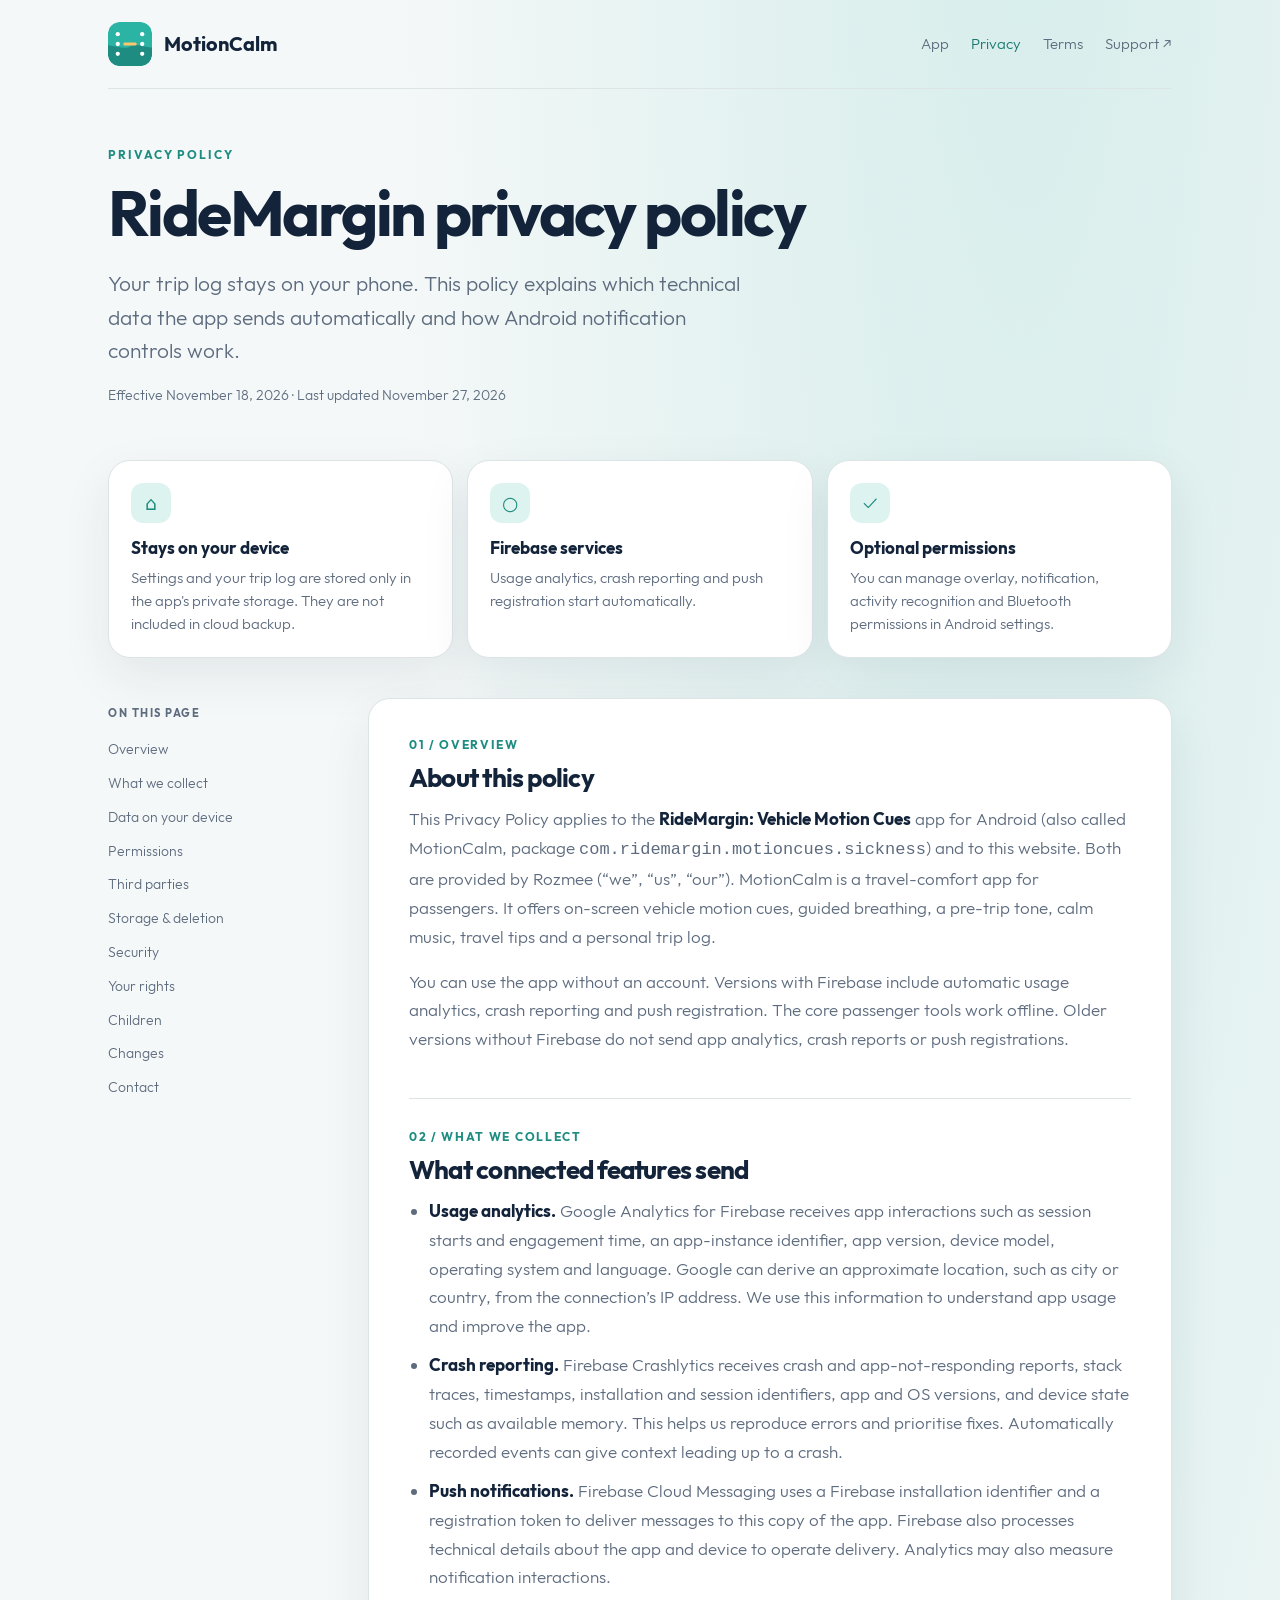
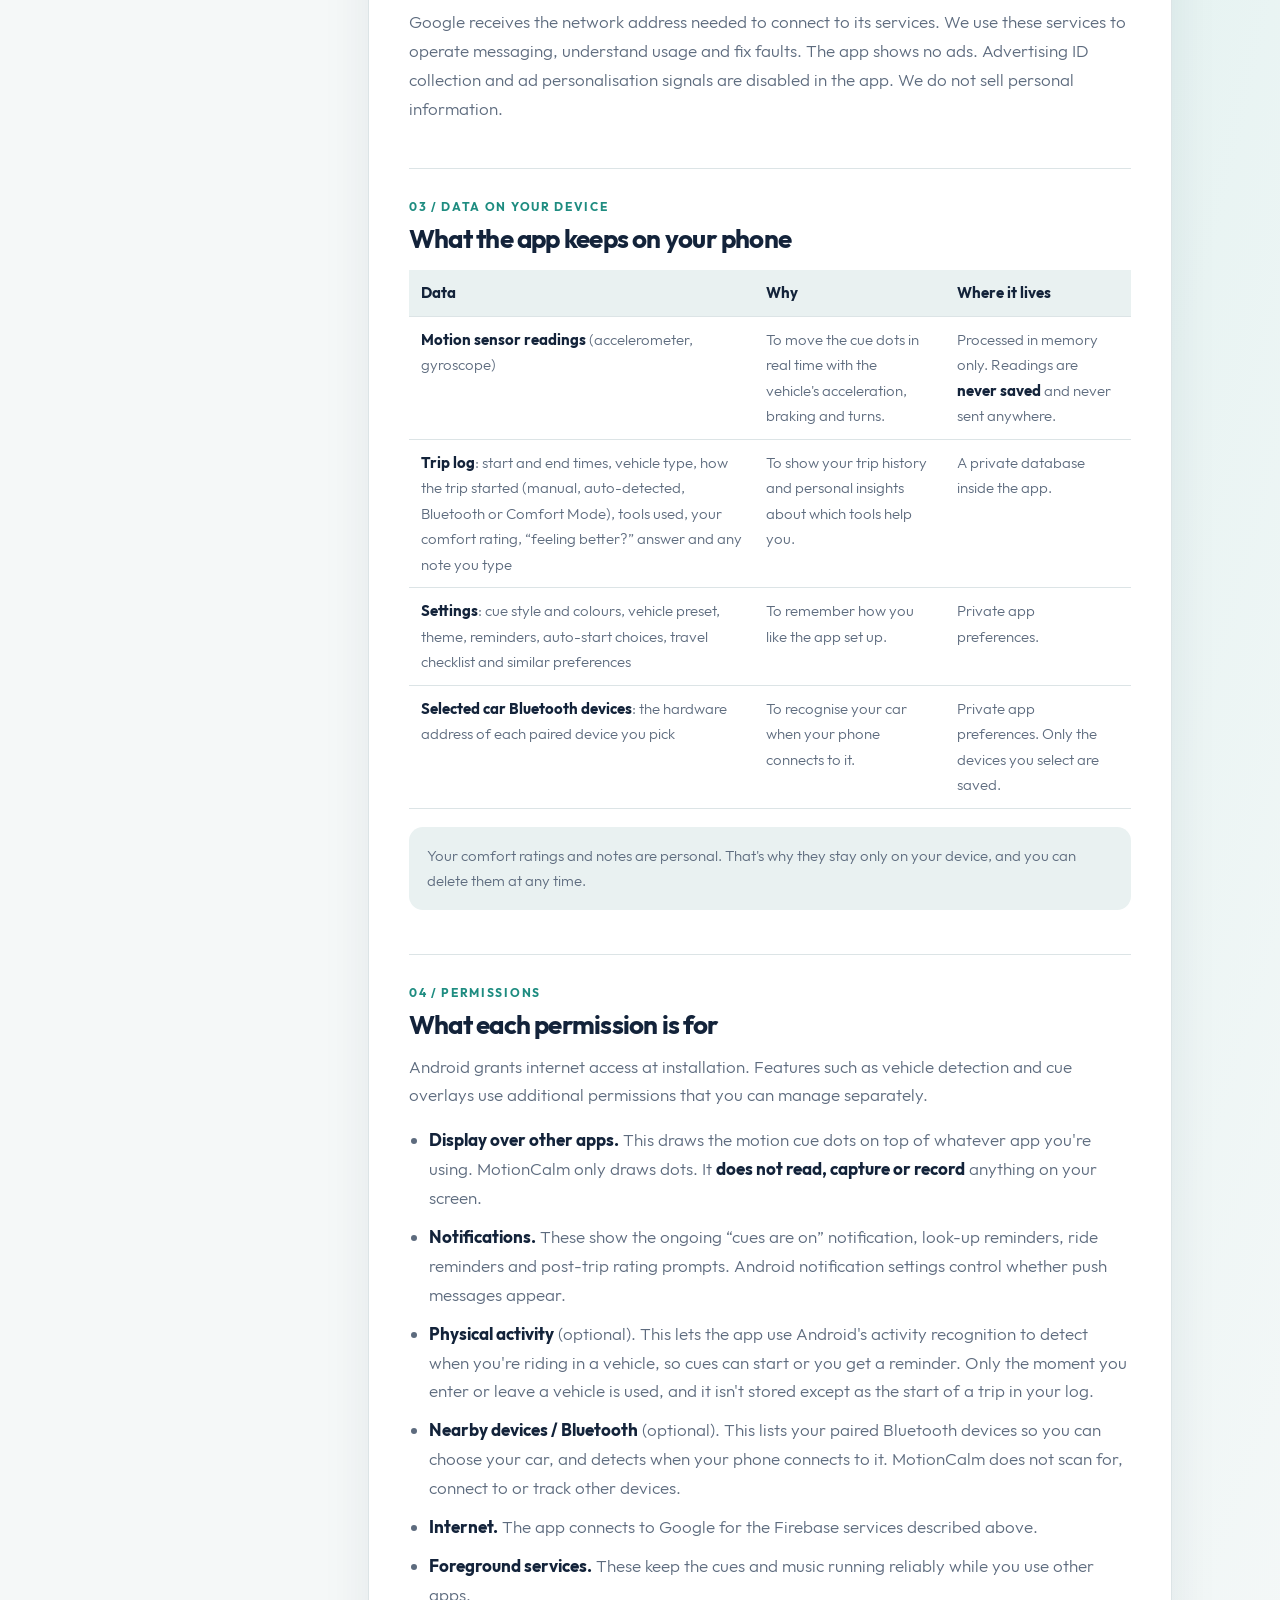
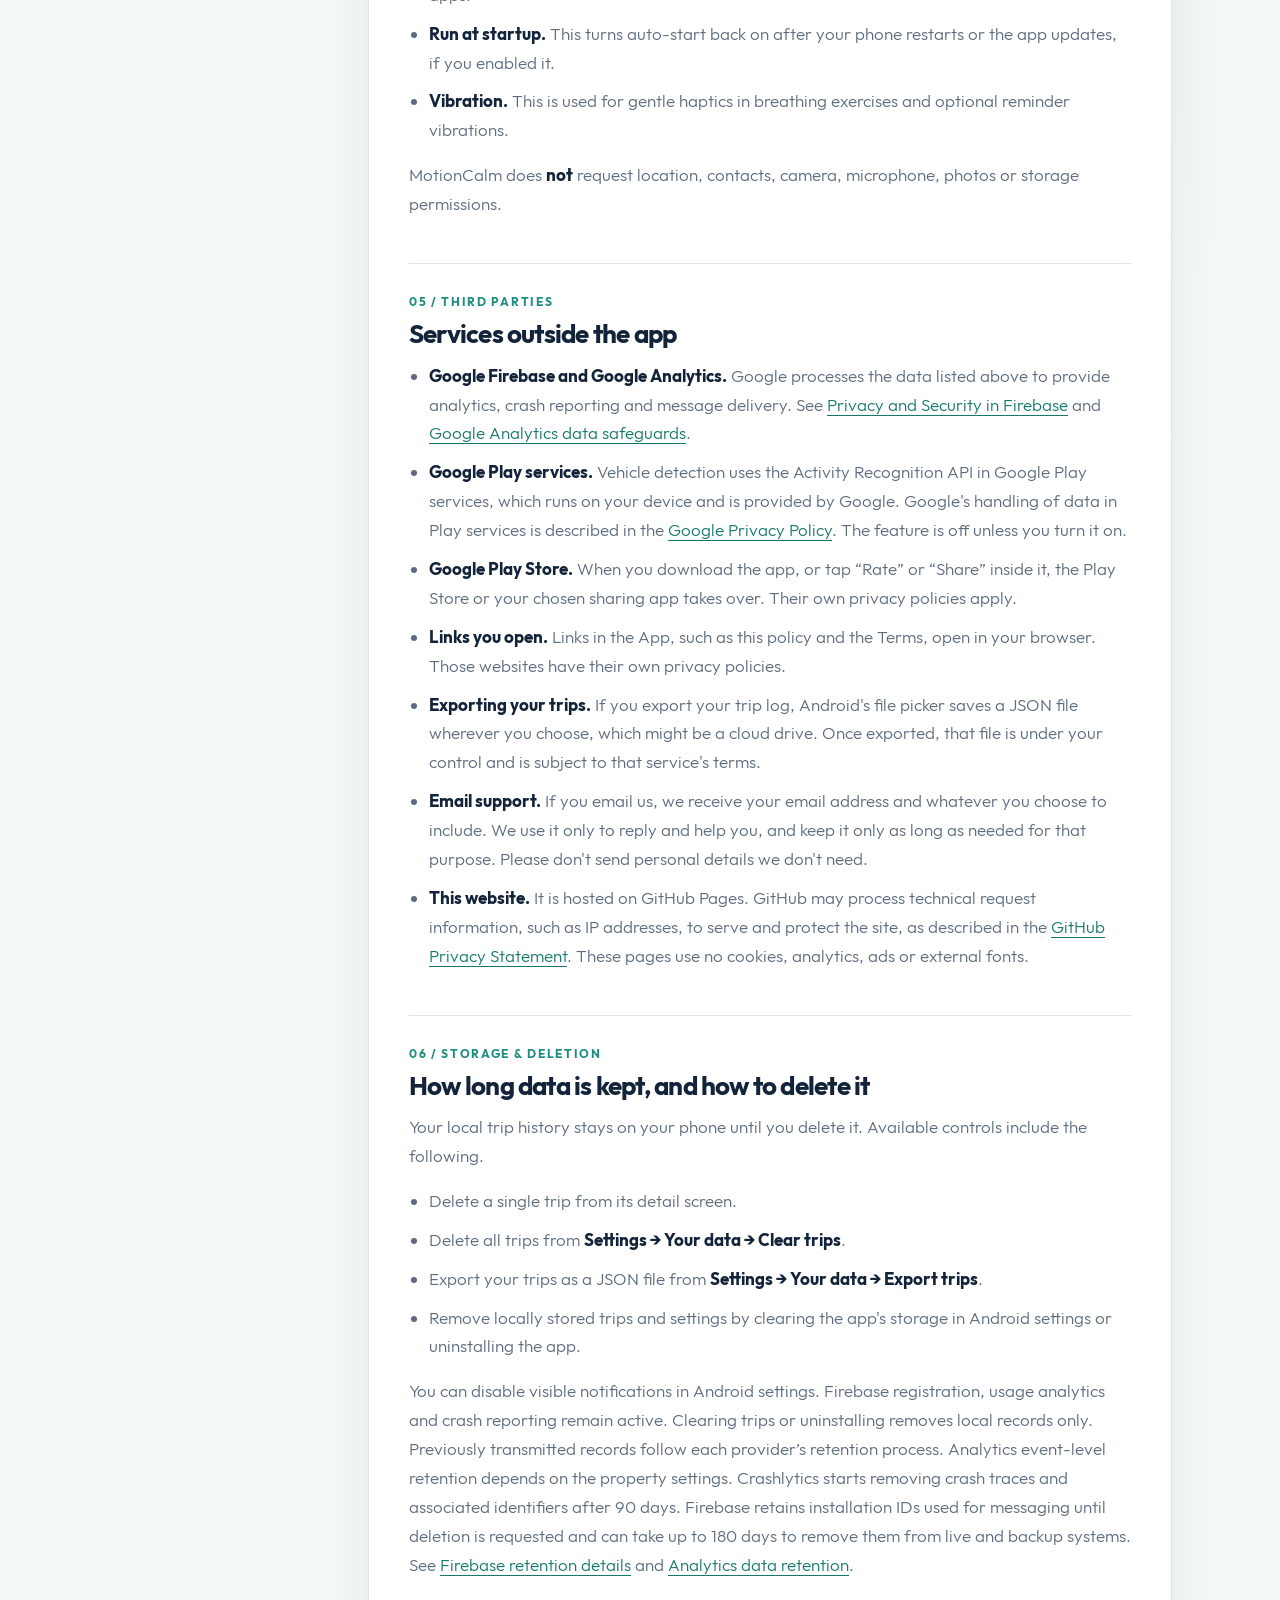
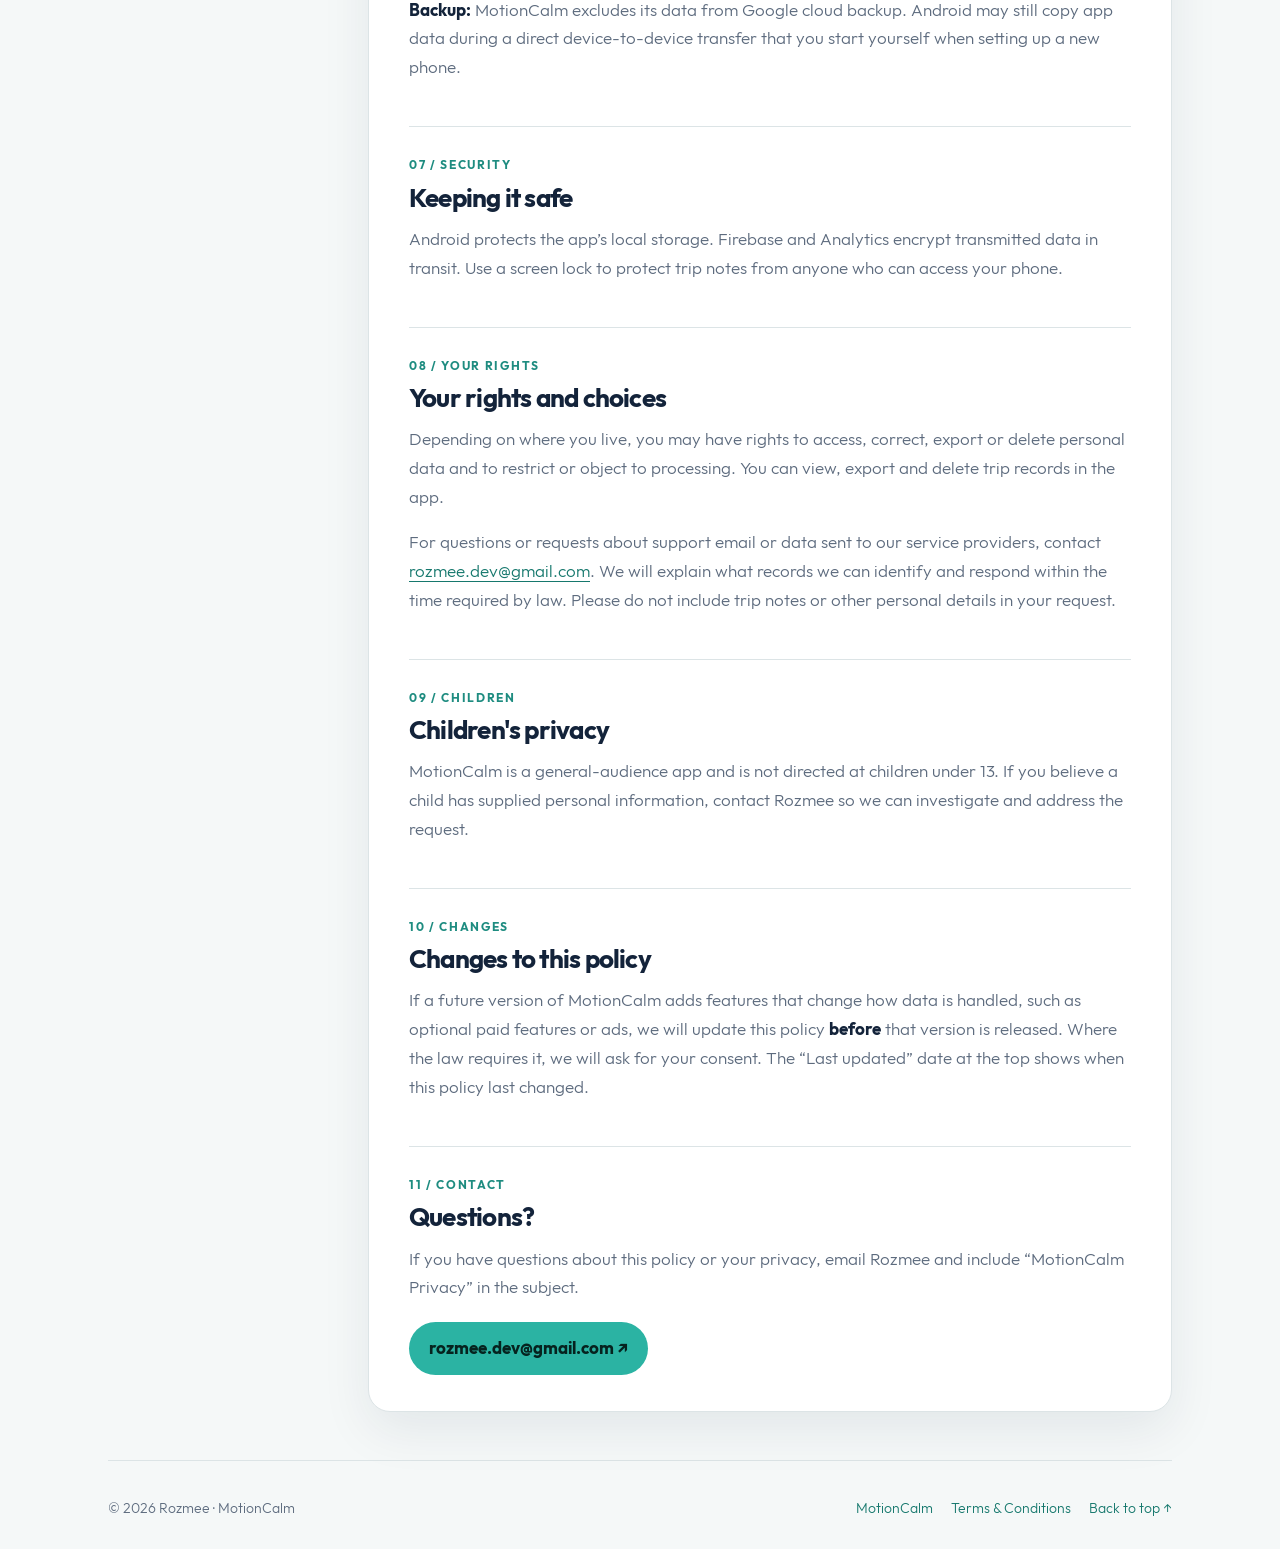
<file: motioncalm-privacy-policy.html>
<!doctype html>
<html lang="en">
<head>
<meta charset="utf-8">
<meta name="viewport" content="width=device-width, initial-scale=1">
<meta name="theme-color" content="#f5f8f8" media="(prefers-color-scheme: light)">
<meta name="theme-color" content="#0e1726" media="(prefers-color-scheme: dark)">
<title>Privacy Policy · RideMargin (MotionCalm)</title>
<meta name="description" content="Privacy Policy for MotionCalm by Rozmee. RideMargin (MotionCalm) uses analytics, crash reporting and push notifications. Motion sensor data is processed live on your phone, and your trip log stays on your device.">
<link rel="canonical" href="https://rozmeeapps.github.io/rozmeeapps/motioncalm-privacy-policy.html">
<link rel="icon" href="assets/motioncalm/app-icon.svg" type="image/svg+xml">
<link rel="stylesheet" href="assets/motioncalm/motioncalm.css">
</head>
<body>
<a class="skip" href="#policy">Skip to the policy</a>
<div class="wrap">
<header class="top">
  <a class="brand" href="motioncalm.html"><img src="assets/motioncalm/app-icon.svg" alt="" width="44" height="44">MotionCalm</a>
  <nav aria-label="Main"><a href="motioncalm.html">App</a><a href="motioncalm-privacy-policy.html" aria-current="page">Privacy</a><a href="motioncalm-terms.html">Terms</a><a href="mailto:rozmee.dev@gmail.com?subject=MotionCalm%20Support">Support ↗</a></nav>
</header>
<main>
<div class="doc-hero">
  <div class="eyebrow">Privacy Policy</div>
  <h1>RideMargin privacy policy</h1>
  <p class="intro">Your trip log stays on your phone. This policy explains which technical data the app sends automatically and how Android notification controls work.</p>
  <p class="date">Effective November 18, 2026 · Last updated November 27, 2026</p>
</div>

<div class="summary" aria-label="Privacy at a glance">
  <article class="card"><span class="symbol" aria-hidden="true">⌂</span><h3>Stays on your device</h3><p>Settings and your trip log are stored only in the app's private storage. They are not included in cloud backup.</p></article>
  <article class="card"><span class="symbol" aria-hidden="true">○</span><h3>Firebase services</h3><p>Usage analytics, crash reporting and push registration start automatically.</p></article>
  <article class="card"><span class="symbol" aria-hidden="true">✓</span><h3>Optional permissions</h3><p>You can manage overlay, notification, activity recognition and Bluetooth permissions in Android settings.</p></article>
</div>

<div class="layout">
<nav class="toc" aria-label="Policy contents">
  <p>On this page</p>
  <a href="#overview">Overview</a><a href="#collect">What we collect</a><a href="#device">Data on your device</a><a href="#permissions">Permissions</a><a href="#third">Third parties</a><a href="#retention">Storage &amp; deletion</a><a href="#security">Security</a><a href="#rights">Your rights</a><a href="#children">Children</a><a href="#changes">Changes</a><a href="#contact">Contact</a>
</nav>

<div class="card doc" id="policy">
<section id="overview"><span class="num">01 / OVERVIEW</span><h2>About this policy</h2>
<p>This Privacy Policy applies to the <strong>RideMargin: Vehicle Motion Cues</strong> app for Android (also called MotionCalm, package <code>com.ridemargin.motioncues.sickness</code>) and to this website. Both are provided by Rozmee (“we”, “us”, “our”). MotionCalm is a travel-comfort app for passengers. It offers on-screen vehicle motion cues, guided breathing, a pre-trip tone, calm music, travel tips and a personal trip log.</p>
<p>You can use the app without an account. Versions with Firebase include automatic usage analytics, crash reporting and push registration. The core passenger tools work offline. Older versions without Firebase do not send app analytics, crash reports or push registrations.</p>
</section>

<section id="collect"><span class="num">02 / WHAT WE COLLECT</span><h2>What connected features send</h2>
<ul>
<li><strong>Usage analytics.</strong> Google Analytics for Firebase receives app interactions such as session starts and engagement time, an app-instance identifier, app version, device model, operating system and language. Google can derive an approximate location, such as city or country, from the connection’s IP address. We use this information to understand app usage and improve the app.</li>
<li><strong>Crash reporting.</strong> Firebase Crashlytics receives crash and app-not-responding reports, stack traces, timestamps, installation and session identifiers, app and OS versions, and device state such as available memory. This helps us reproduce errors and prioritise fixes. Automatically recorded events can give context leading up to a crash.</li>
<li><strong>Push notifications.</strong> Firebase Cloud Messaging uses a Firebase installation identifier and a registration token to deliver messages to this copy of the app. Firebase also processes technical details about the app and device to operate delivery. Analytics may also measure notification interactions.</li>
</ul>
<p>Google receives the network address needed to connect to its services. We use these services to operate messaging, understand usage and fix faults. The app shows no ads. Advertising ID collection and ad personalisation signals are disabled in the app. We do not sell personal information.</p>
</section>

<section id="device"><span class="num">03 / DATA ON YOUR DEVICE</span><h2>What the app keeps on your phone</h2>
<div class="table-scroll"><table>
<thead><tr><th>Data</th><th>Why</th><th>Where it lives</th></tr></thead>
<tbody>
<tr><td><strong>Motion sensor readings</strong> (accelerometer, gyroscope)</td><td>To move the cue dots in real time with the vehicle's acceleration, braking and turns.</td><td>Processed in memory only. Readings are <strong>never saved</strong> and never sent anywhere.</td></tr>
<tr><td><strong>Trip log</strong>: start and end times, vehicle type, how the trip started (manual, auto-detected, Bluetooth or Comfort Mode), tools used, your comfort rating, “feeling better?” answer and any note you type</td><td>To show your trip history and personal insights about which tools help you.</td><td>A private database inside the app.</td></tr>
<tr><td><strong>Settings</strong>: cue style and colours, vehicle preset, theme, reminders, auto-start choices, travel checklist and similar preferences</td><td>To remember how you like the app set up.</td><td>Private app preferences.</td></tr>
<tr><td><strong>Selected car Bluetooth devices</strong>: the hardware address of each paired device you pick</td><td>To recognise your car when your phone connects to it.</td><td>Private app preferences. Only the devices you select are saved.</td></tr>
</tbody></table></div>
<p class="callout">Your comfort ratings and notes are personal. That's why they stay only on your device, and you can delete them at any time.</p>
</section>

<section id="permissions"><span class="num">04 / PERMISSIONS</span><h2>What each permission is for</h2>
<p>Android grants internet access at installation. Features such as vehicle detection and cue overlays use additional permissions that you can manage separately.</p>
<ul>
<li><strong>Display over other apps.</strong> This draws the motion cue dots on top of whatever app you're using. MotionCalm only draws dots. It <strong>does not read, capture or record</strong> anything on your screen.</li>
<li><strong>Notifications.</strong> These show the ongoing “cues are on” notification, look-up reminders, ride reminders and post-trip rating prompts. Android notification settings control whether push messages appear.</li>
<li><strong>Physical activity</strong> (optional). This lets the app use Android's activity recognition to detect when you're riding in a vehicle, so cues can start or you get a reminder. Only the moment you enter or leave a vehicle is used, and it isn't stored except as the start of a trip in your log.</li>
<li><strong>Nearby devices / Bluetooth</strong> (optional). This lists your paired Bluetooth devices so you can choose your car, and detects when your phone connects to it. MotionCalm does not scan for, connect to or track other devices.</li>
<li><strong>Internet.</strong> The app connects to Google for the Firebase services described above.</li>
<li><strong>Foreground services.</strong> These keep the cues and music running reliably while you use other apps.</li>
<li><strong>Run at startup.</strong> This turns auto-start back on after your phone restarts or the app updates, if you enabled it.</li>
<li><strong>Vibration.</strong> This is used for gentle haptics in breathing exercises and optional reminder vibrations.</li>
</ul>
<p>MotionCalm does <strong>not</strong> request location, contacts, camera, microphone, photos or storage permissions.</p>
</section>

<section id="third"><span class="num">05 / THIRD PARTIES</span><h2>Services outside the app</h2>
<ul>
<li><strong>Google Firebase and Google Analytics.</strong> Google processes the data listed above to provide analytics, crash reporting and message delivery. See <a href="https://firebase.google.com/support/privacy">Privacy and Security in Firebase</a> and <a href="https://support.google.com/analytics/answer/6004245">Google Analytics data safeguards</a>.</li>
<li><strong>Google Play services.</strong> Vehicle detection uses the Activity Recognition API in Google Play services, which runs on your device and is provided by Google. Google's handling of data in Play services is described in the <a href="https://policies.google.com/privacy" rel="noopener">Google Privacy Policy</a>. The feature is off unless you turn it on.</li>
<li><strong>Google Play Store.</strong> When you download the app, or tap “Rate” or “Share” inside it, the Play Store or your chosen sharing app takes over. Their own privacy policies apply.</li>
<li><strong>Links you open.</strong> Links in the App, such as this policy and the Terms, open in your browser. Those websites have their own privacy policies.</li>
<li><strong>Exporting your trips.</strong> If you export your trip log, Android's file picker saves a JSON file wherever you choose, which might be a cloud drive. Once exported, that file is under your control and is subject to that service's terms.</li>
<li><strong>Email support.</strong> If you email us, we receive your email address and whatever you choose to include. We use it only to reply and help you, and keep it only as long as needed for that purpose. Please don't send personal details we don't need.</li>
<li><strong>This website.</strong> It is hosted on GitHub Pages. GitHub may process technical request information, such as IP addresses, to serve and protect the site, as described in the <a href="https://docs.github.com/en/site-policy/privacy-policies/github-general-privacy-statement" rel="noopener">GitHub Privacy Statement</a>. These pages use no cookies, analytics, ads or external fonts.</li>
</ul>
</section>

<section id="retention"><span class="num">06 / STORAGE &amp; DELETION</span><h2>How long data is kept, and how to delete it</h2>
<p>Your local trip history stays on your phone until you delete it. Available controls include the following.</p>
<ul>
<li>Delete a single trip from its detail screen.</li>
<li>Delete all trips from <strong>Settings → Your data → Clear trips</strong>.</li>
<li>Export your trips as a JSON file from <strong>Settings → Your data → Export trips</strong>.</li>
<li>Remove locally stored trips and settings by clearing the app's storage in Android settings or uninstalling the app.</li>
</ul>
<p>You can disable visible notifications in Android settings. Firebase registration, usage analytics and crash reporting remain active. Clearing trips or uninstalling removes local records only. Previously transmitted records follow each provider’s retention process. Analytics event-level retention depends on the property settings. Crashlytics starts removing crash traces and associated identifiers after 90 days. Firebase retains installation IDs used for messaging until deletion is requested and can take up to 180 days to remove them from live and backup systems. See <a href="https://firebase.google.com/support/privacy">Firebase retention details</a> and <a href="https://support.google.com/analytics/answer/7667196">Analytics data retention</a>.</p>
<p><strong>Backup:</strong> MotionCalm excludes its data from Google cloud backup. Android may still copy app data during a direct device-to-device transfer that you start yourself when setting up a new phone.</p>
</section>

<section id="security"><span class="num">07 / SECURITY</span><h2>Keeping it safe</h2>
<p>Android protects the app’s local storage. Firebase and Analytics encrypt transmitted data in transit. Use a screen lock to protect trip notes from anyone who can access your phone.</p>
</section>

<section id="rights"><span class="num">08 / YOUR RIGHTS</span><h2>Your rights and choices</h2>
<p>Depending on where you live, you may have rights to access, correct, export or delete personal data and to restrict or object to processing. You can view, export and delete trip records in the app.</p>
<p>For questions or requests about support email or data sent to our service providers, contact <a href="mailto:rozmee.dev@gmail.com">rozmee.dev@gmail.com</a>. We will explain what records we can identify and respond within the time required by law. Please do not include trip notes or other personal details in your request.</p>
</section>

<section id="children"><span class="num">09 / CHILDREN</span><h2>Children's privacy</h2>
<p>MotionCalm is a general-audience app and is not directed at children under 13. If you believe a child has supplied personal information, contact Rozmee so we can investigate and address the request.</p>
</section>

<section id="changes"><span class="num">10 / CHANGES</span><h2>Changes to this policy</h2>
<p>If a future version of MotionCalm adds features that change how data is handled, such as optional paid features or ads, we will update this policy <strong>before</strong> that version is released. Where the law requires it, we will ask for your consent. The “Last updated” date at the top shows when this policy last changed.</p>
</section>

<section id="contact"><span class="num">11 / CONTACT</span><h2>Questions?</h2>
<p>If you have questions about this policy or your privacy, email Rozmee and include “MotionCalm Privacy” in the subject.</p>
<a class="contact" href="mailto:rozmee.dev@gmail.com?subject=MotionCalm%20Privacy">rozmee.dev@gmail.com ↗</a>
</section>
</div>
</div>
</main>
<footer>
  <span>© 2026 Rozmee · MotionCalm</span>
  <nav aria-label="Footer"><a href="motioncalm.html">MotionCalm</a><a href="motioncalm-terms.html">Terms &amp; Conditions</a><a href="#">Back to top ↑</a></nav>
</footer>
</div>
</body>
</html>
</file>
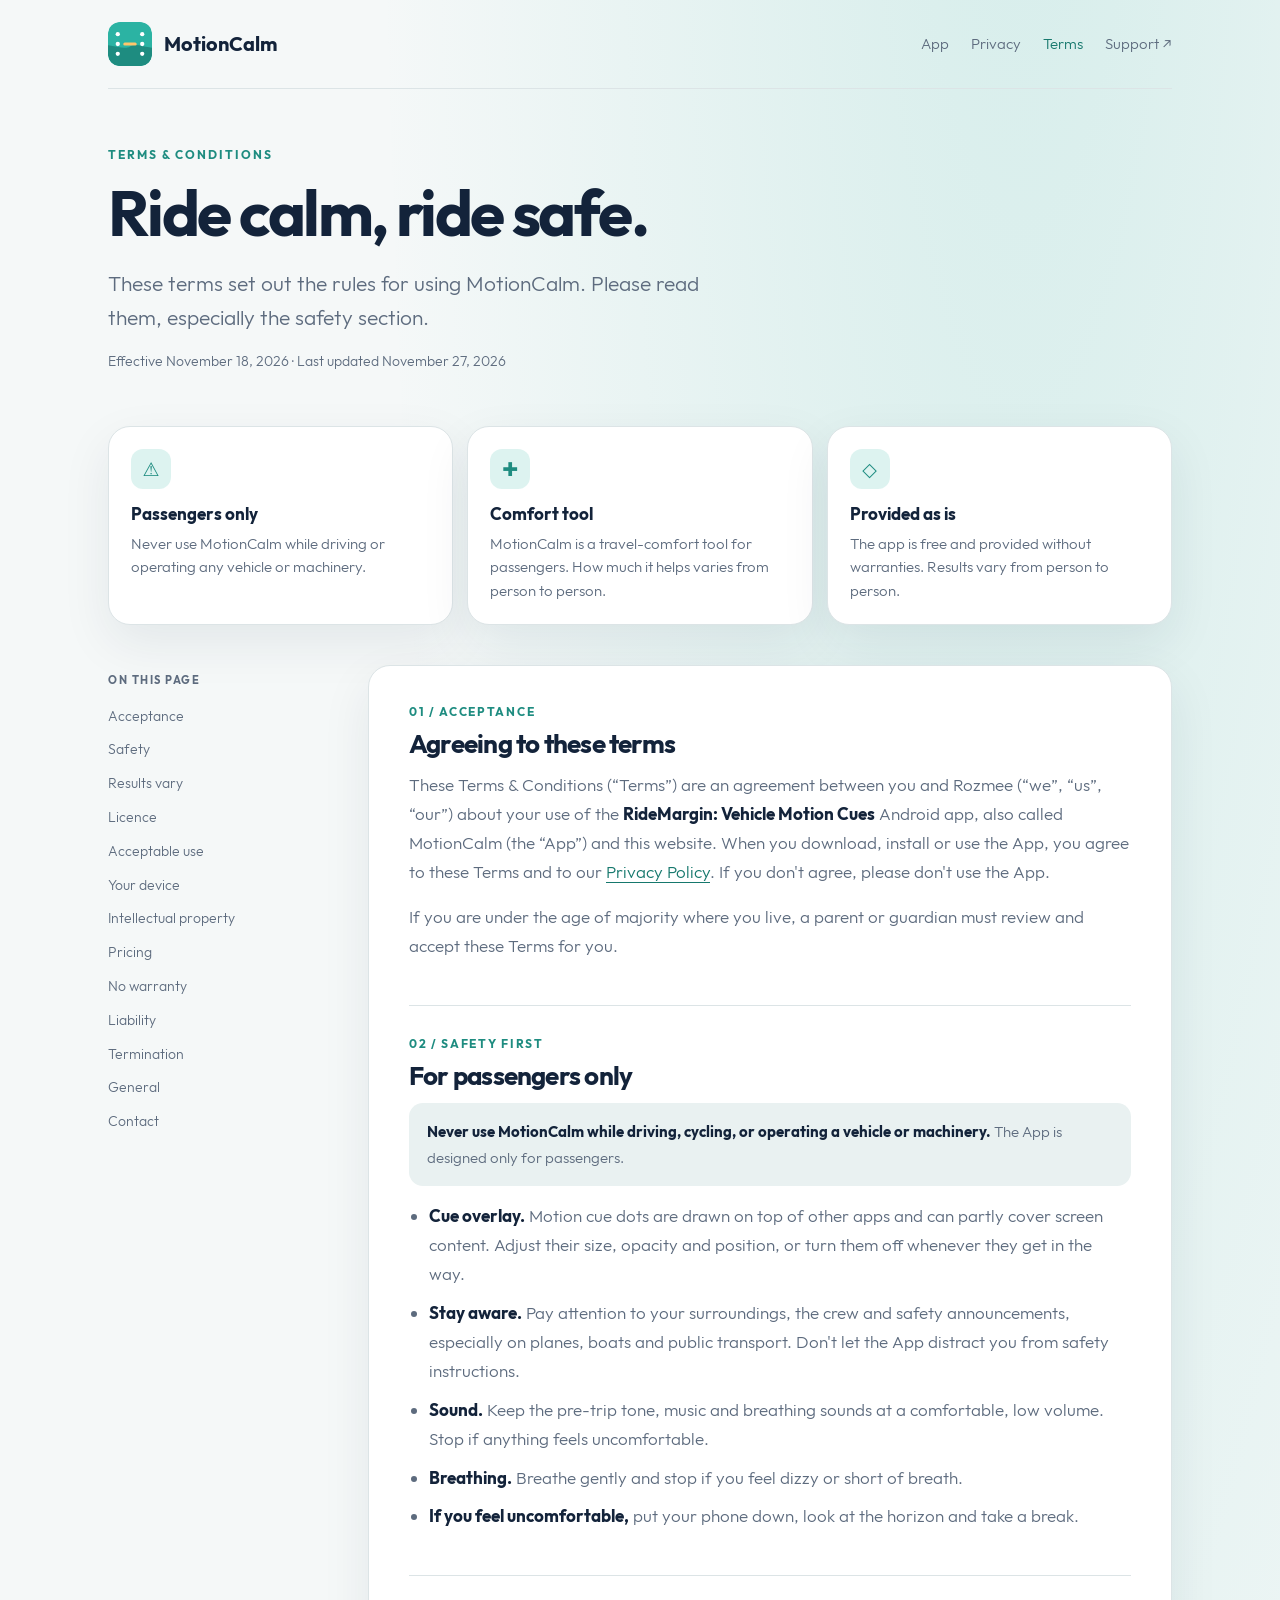
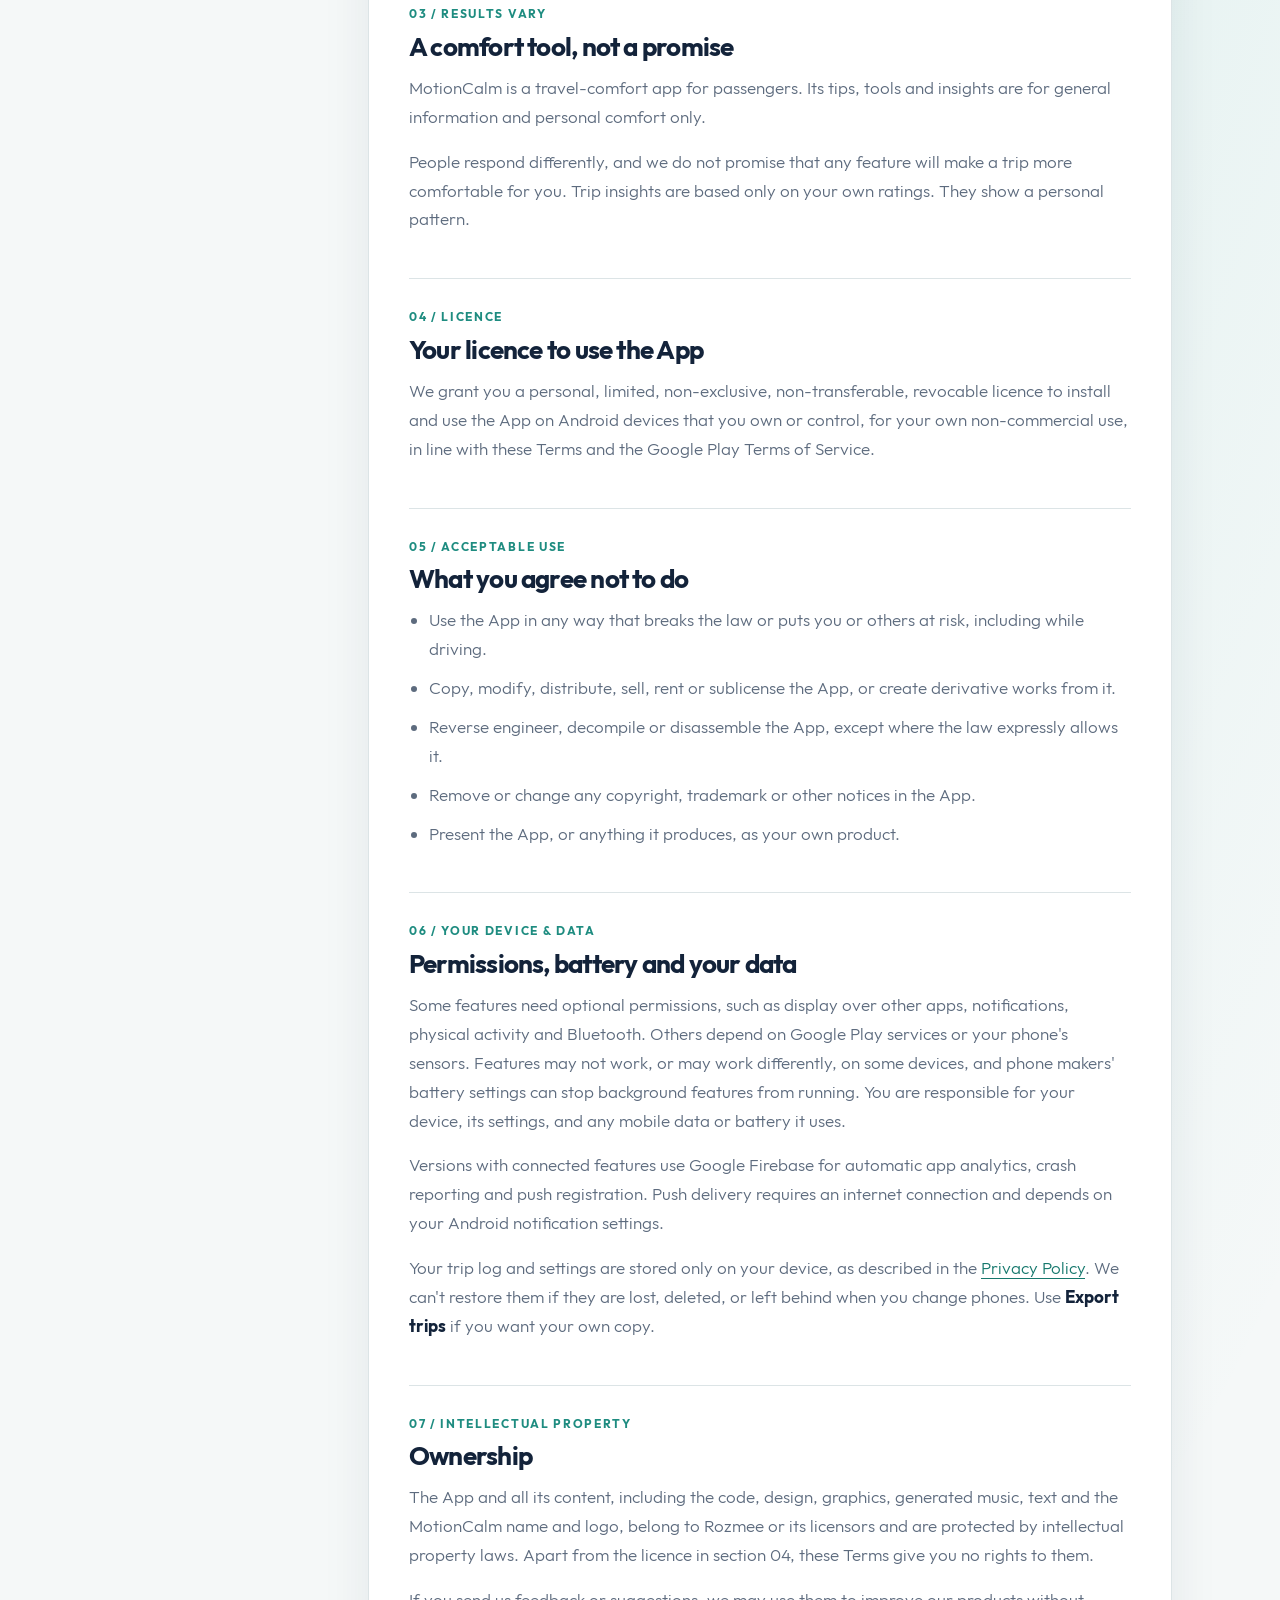
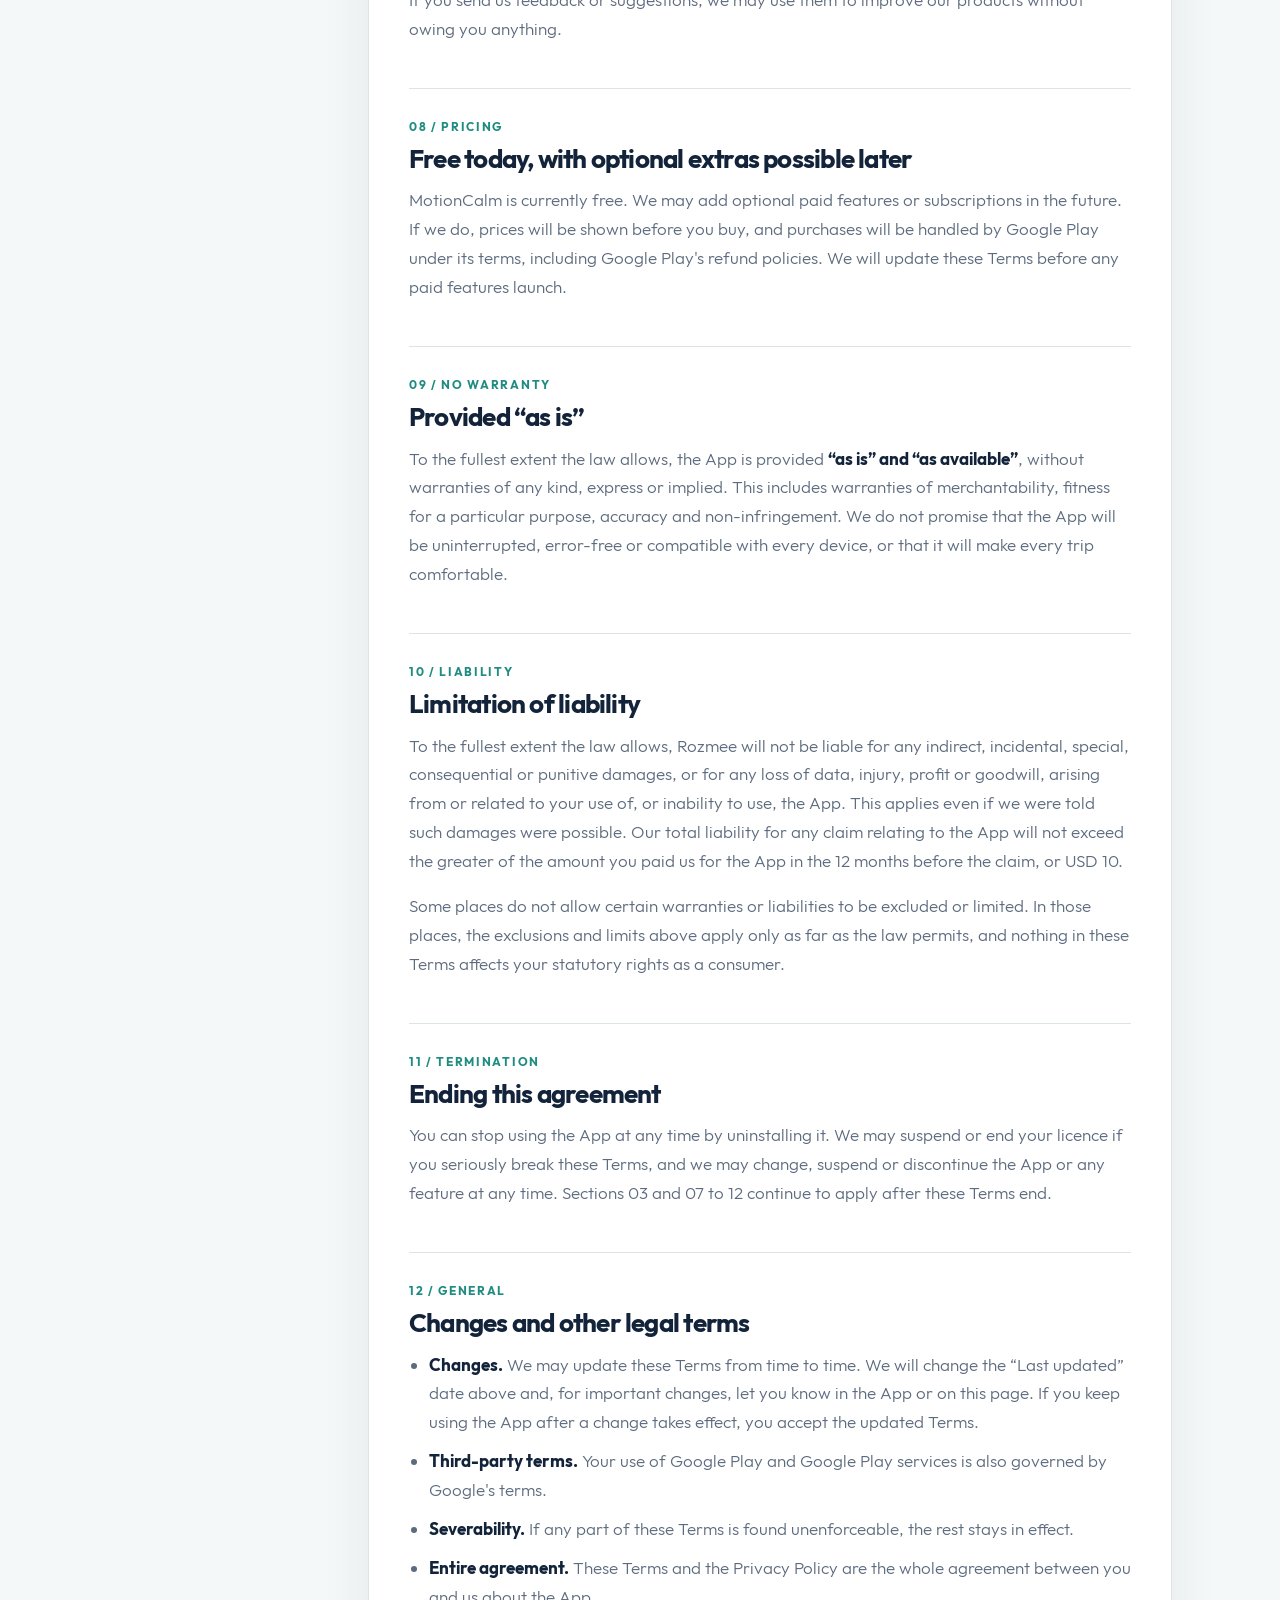
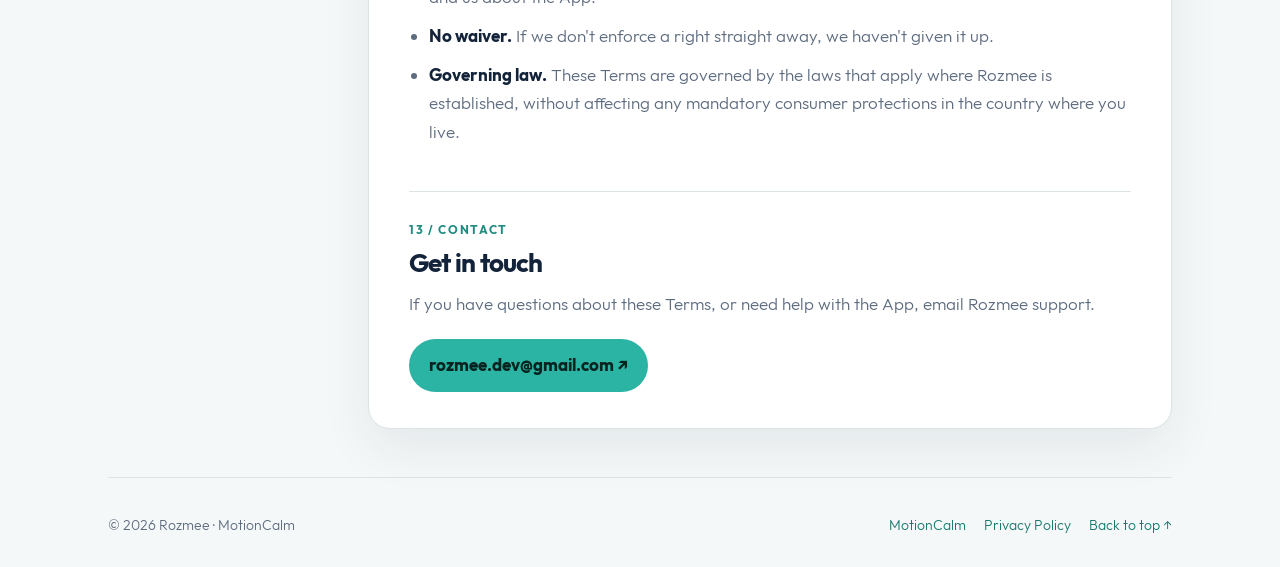
<file: motioncalm-terms.html>
<!doctype html>
<html lang="en">
<head>
<meta charset="utf-8">
<meta name="viewport" content="width=device-width, initial-scale=1">
<meta name="theme-color" content="#f5f8f8" media="(prefers-color-scheme: light)">
<meta name="theme-color" content="#0e1726" media="(prefers-color-scheme: dark)">
<title>Terms &amp; Conditions · MotionCalm</title>
<meta name="description" content="Terms and Conditions for using MotionCalm by Rozmee, including passenger-only safety rules, licence and limitation of liability.">
<link rel="canonical" href="https://rozmeeapps.github.io/rozmeeapps/motioncalm-terms.html">
<link rel="icon" href="assets/motioncalm/app-icon.svg" type="image/svg+xml">
<link rel="stylesheet" href="assets/motioncalm/motioncalm.css">
</head>
<body>
<a class="skip" href="#terms">Skip to the terms</a>
<div class="wrap">
<header class="top">
  <a class="brand" href="motioncalm.html"><img src="assets/motioncalm/app-icon.svg" alt="" width="44" height="44">MotionCalm</a>
  <nav aria-label="Main"><a href="motioncalm.html">App</a><a href="motioncalm-privacy-policy.html">Privacy</a><a href="motioncalm-terms.html" aria-current="page">Terms</a><a href="mailto:rozmee.dev@gmail.com?subject=MotionCalm%20Support">Support ↗</a></nav>
</header>
<main>
<div class="doc-hero">
  <div class="eyebrow">Terms &amp; Conditions</div>
  <h1>Ride calm, ride safe.</h1>
  <p class="intro">These terms set out the rules for using MotionCalm. Please read them, especially the safety section.</p>
  <p class="date">Effective November 18, 2026 · Last updated November 27, 2026</p>
</div>

<div class="summary" aria-label="Key points">
  <article class="card"><span class="symbol" aria-hidden="true">⚠</span><h3>Passengers only</h3><p>Never use MotionCalm while driving or operating any vehicle or machinery.</p></article>
  <article class="card"><span class="symbol" aria-hidden="true">✚</span><h3>Comfort tool</h3><p>MotionCalm is a travel-comfort tool for passengers. How much it helps varies from person to person.</p></article>
  <article class="card"><span class="symbol" aria-hidden="true">◇</span><h3>Provided as is</h3><p>The app is free and provided without warranties. Results vary from person to person.</p></article>
</div>

<div class="layout">
<nav class="toc" aria-label="Terms contents">
  <p>On this page</p>
  <a href="#acceptance">Acceptance</a><a href="#safety">Safety</a><a href="#results">Results vary</a><a href="#licence">Licence</a><a href="#use">Acceptable use</a><a href="#device">Your device</a><a href="#ip">Intellectual property</a><a href="#paid">Pricing</a><a href="#warranty">No warranty</a><a href="#liability">Liability</a><a href="#termination">Termination</a><a href="#general">General</a><a href="#contact">Contact</a>
</nav>

<div class="card doc" id="terms">
<section id="acceptance"><span class="num">01 / ACCEPTANCE</span><h2>Agreeing to these terms</h2>
<p>These Terms &amp; Conditions (“Terms”) are an agreement between you and Rozmee (“we”, “us”, “our”) about your use of the <strong>RideMargin: Vehicle Motion Cues</strong> Android app, also called MotionCalm (the “App”) and this website. When you download, install or use the App, you agree to these Terms and to our <a href="motioncalm-privacy-policy.html">Privacy Policy</a>. If you don't agree, please don't use the App.</p>
<p>If you are under the age of majority where you live, a parent or guardian must review and accept these Terms for you.</p>
</section>

<section id="safety"><span class="num">02 / SAFETY FIRST</span><h2>For passengers only</h2>
<p class="callout"><strong>Never use MotionCalm while driving, cycling, or operating a vehicle or machinery.</strong> The App is designed only for passengers.</p>
<ul>
<li><strong>Cue overlay.</strong> Motion cue dots are drawn on top of other apps and can partly cover screen content. Adjust their size, opacity and position, or turn them off whenever they get in the way.</li>
<li><strong>Stay aware.</strong> Pay attention to your surroundings, the crew and safety announcements, especially on planes, boats and public transport. Don't let the App distract you from safety instructions.</li>
<li><strong>Sound.</strong> Keep the pre-trip tone, music and breathing sounds at a comfortable, low volume. Stop if anything feels uncomfortable.</li>
<li><strong>Breathing.</strong> Breathe gently and stop if you feel dizzy or short of breath.</li>
<li><strong>If you feel uncomfortable,</strong> put your phone down, look at the horizon and take a break.</li>
</ul>
</section>

<section id="results"><span class="num">03 / RESULTS VARY</span><h2>A comfort tool, not a promise</h2>
<p>MotionCalm is a travel-comfort app for passengers. Its tips, tools and insights are for general information and personal comfort only.</p>
<p>People respond differently, and we do not promise that any feature will make a trip more comfortable for you. Trip insights are based only on your own ratings. They show a personal pattern.</p>
</section>

<section id="licence"><span class="num">04 / LICENCE</span><h2>Your licence to use the App</h2>
<p>We grant you a personal, limited, non-exclusive, non-transferable, revocable licence to install and use the App on Android devices that you own or control, for your own non-commercial use, in line with these Terms and the Google Play Terms of Service.</p>
</section>

<section id="use"><span class="num">05 / ACCEPTABLE USE</span><h2>What you agree not to do</h2>
<ul>
<li>Use the App in any way that breaks the law or puts you or others at risk, including while driving.</li>
<li>Copy, modify, distribute, sell, rent or sublicense the App, or create derivative works from it.</li>
<li>Reverse engineer, decompile or disassemble the App, except where the law expressly allows it.</li>
<li>Remove or change any copyright, trademark or other notices in the App.</li>
<li>Present the App, or anything it produces, as your own product.</li>
</ul>
</section>

<section id="device"><span class="num">06 / YOUR DEVICE &amp; DATA</span><h2>Permissions, battery and your data</h2>
<p>Some features need optional permissions, such as display over other apps, notifications, physical activity and Bluetooth. Others depend on Google Play services or your phone's sensors. Features may not work, or may work differently, on some devices, and phone makers' battery settings can stop background features from running. You are responsible for your device, its settings, and any mobile data or battery it uses.</p>
<p>Versions with connected features use Google Firebase for automatic app analytics, crash reporting and push registration. Push delivery requires an internet connection and depends on your Android notification settings.</p>
<p>Your trip log and settings are stored only on your device, as described in the <a href="motioncalm-privacy-policy.html">Privacy Policy</a>. We can't restore them if they are lost, deleted, or left behind when you change phones. Use <strong>Export trips</strong> if you want your own copy.</p>
</section>

<section id="ip"><span class="num">07 / INTELLECTUAL PROPERTY</span><h2>Ownership</h2>
<p>The App and all its content, including the code, design, graphics, generated music, text and the MotionCalm name and logo, belong to Rozmee or its licensors and are protected by intellectual property laws. Apart from the licence in section 04, these Terms give you no rights to them.</p>
<p>If you send us feedback or suggestions, we may use them to improve our products without owing you anything.</p>
</section>

<section id="paid"><span class="num">08 / PRICING</span><h2>Free today, with optional extras possible later</h2>
<p>MotionCalm is currently free. We may add optional paid features or subscriptions in the future. If we do, prices will be shown before you buy, and purchases will be handled by Google Play under its terms, including Google Play's refund policies. We will update these Terms before any paid features launch.</p>
</section>

<section id="warranty"><span class="num">09 / NO WARRANTY</span><h2>Provided “as is”</h2>
<p>To the fullest extent the law allows, the App is provided <strong>“as is” and “as available”</strong>, without warranties of any kind, express or implied. This includes warranties of merchantability, fitness for a particular purpose, accuracy and non-infringement. We do not promise that the App will be uninterrupted, error-free or compatible with every device, or that it will make every trip comfortable.</p>
</section>

<section id="liability"><span class="num">10 / LIABILITY</span><h2>Limitation of liability</h2>
<p>To the fullest extent the law allows, Rozmee will not be liable for any indirect, incidental, special, consequential or punitive damages, or for any loss of data, injury, profit or goodwill, arising from or related to your use of, or inability to use, the App. This applies even if we were told such damages were possible. Our total liability for any claim relating to the App will not exceed the greater of the amount you paid us for the App in the 12 months before the claim, or USD 10.</p>
<p>Some places do not allow certain warranties or liabilities to be excluded or limited. In those places, the exclusions and limits above apply only as far as the law permits, and nothing in these Terms affects your statutory rights as a consumer.</p>
</section>

<section id="termination"><span class="num">11 / TERMINATION</span><h2>Ending this agreement</h2>
<p>You can stop using the App at any time by uninstalling it. We may suspend or end your licence if you seriously break these Terms, and we may change, suspend or discontinue the App or any feature at any time. Sections 03 and 07 to 12 continue to apply after these Terms end.</p>
</section>

<section id="general"><span class="num">12 / GENERAL</span><h2>Changes and other legal terms</h2>
<ul>
<li><strong>Changes.</strong> We may update these Terms from time to time. We will change the “Last updated” date above and, for important changes, let you know in the App or on this page. If you keep using the App after a change takes effect, you accept the updated Terms.</li>
<li><strong>Third-party terms.</strong> Your use of Google Play and Google Play services is also governed by Google's terms.</li>
<li><strong>Severability.</strong> If any part of these Terms is found unenforceable, the rest stays in effect.</li>
<li><strong>Entire agreement.</strong> These Terms and the Privacy Policy are the whole agreement between you and us about the App.</li>
<li><strong>No waiver.</strong> If we don't enforce a right straight away, we haven't given it up.</li>
<li><strong>Governing law.</strong> These Terms are governed by the laws that apply where Rozmee is established, without affecting any mandatory consumer protections in the country where you live.</li>
</ul>
</section>

<section id="contact"><span class="num">13 / CONTACT</span><h2>Get in touch</h2>
<p>If you have questions about these Terms, or need help with the App, email Rozmee support.</p>
<a class="contact" href="mailto:rozmee.dev@gmail.com?subject=MotionCalm%20Terms">rozmee.dev@gmail.com ↗</a>
</section>
</div>
</div>
</main>
<footer>
  <span>© 2026 Rozmee · MotionCalm</span>
  <nav aria-label="Footer"><a href="motioncalm.html">MotionCalm</a><a href="motioncalm-privacy-policy.html">Privacy Policy</a><a href="#">Back to top ↑</a></nav>
</footer>
</div>
</body>
</html>
</file>
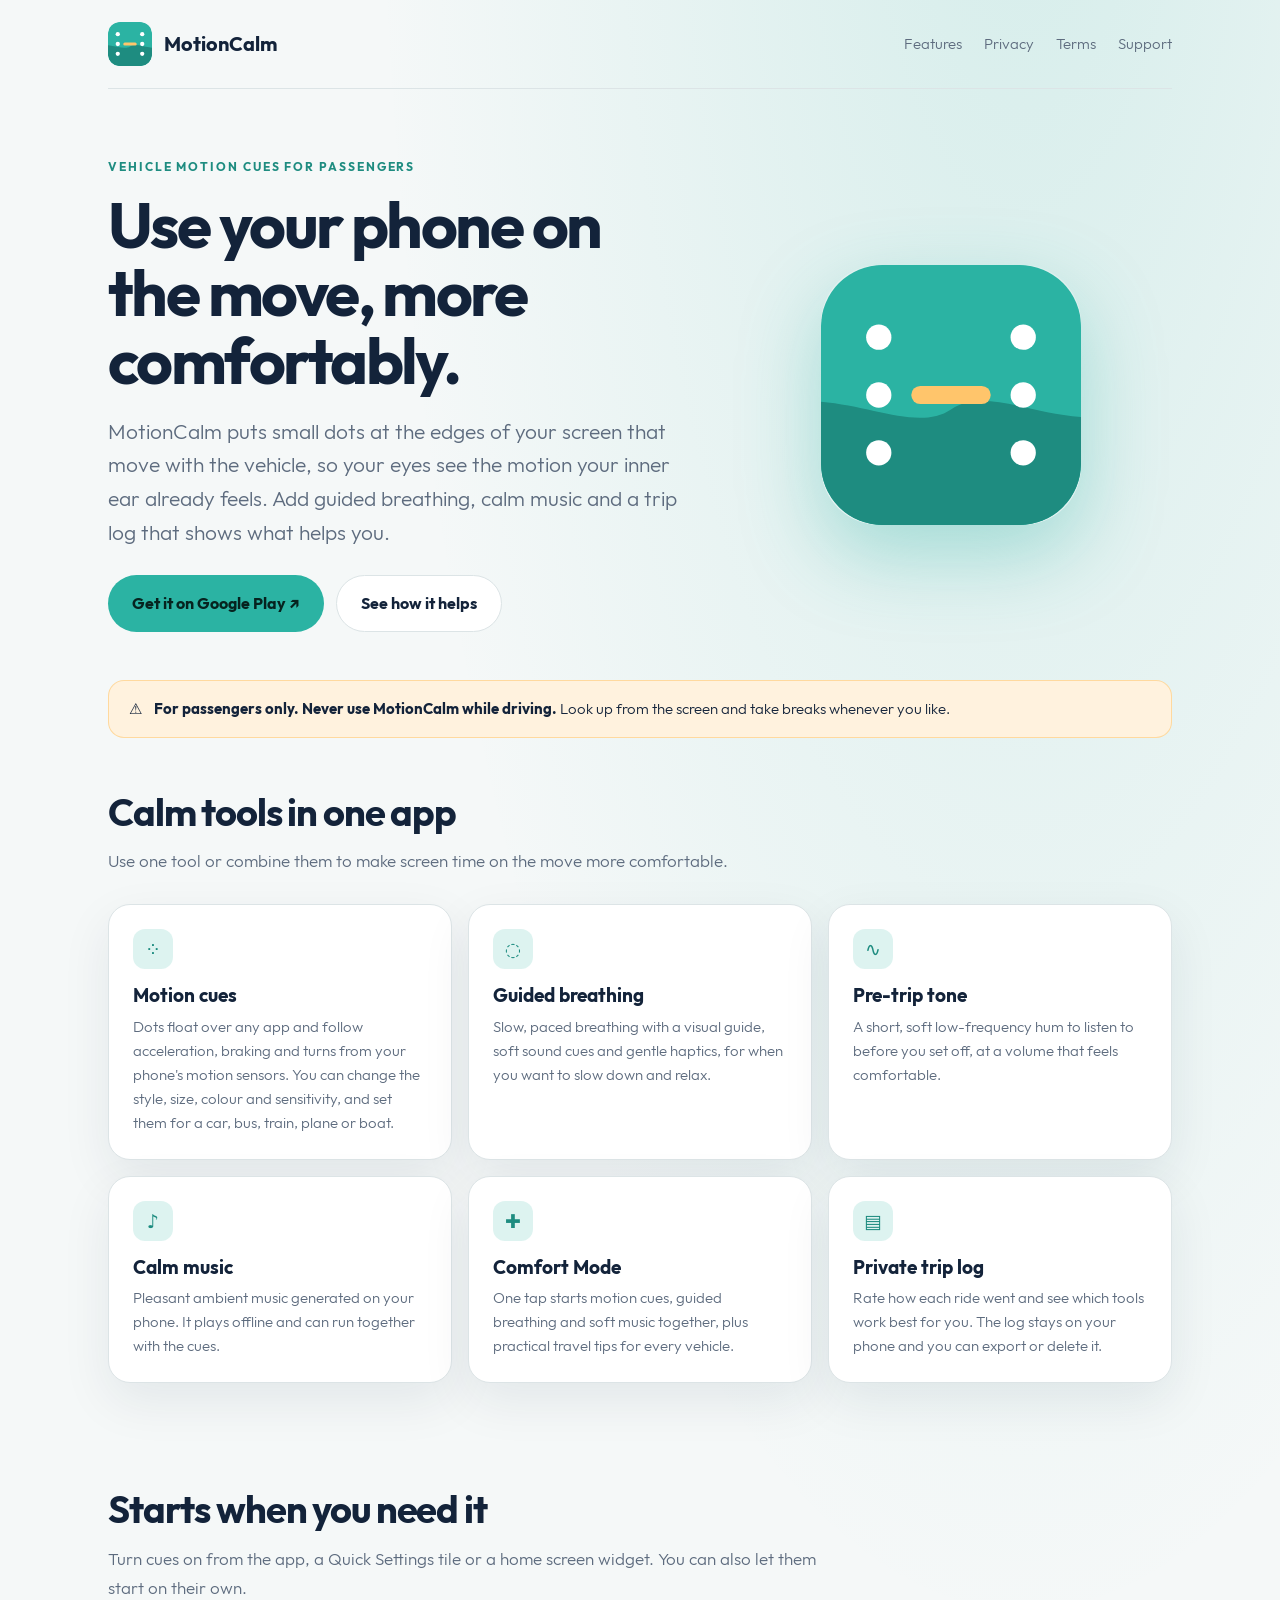
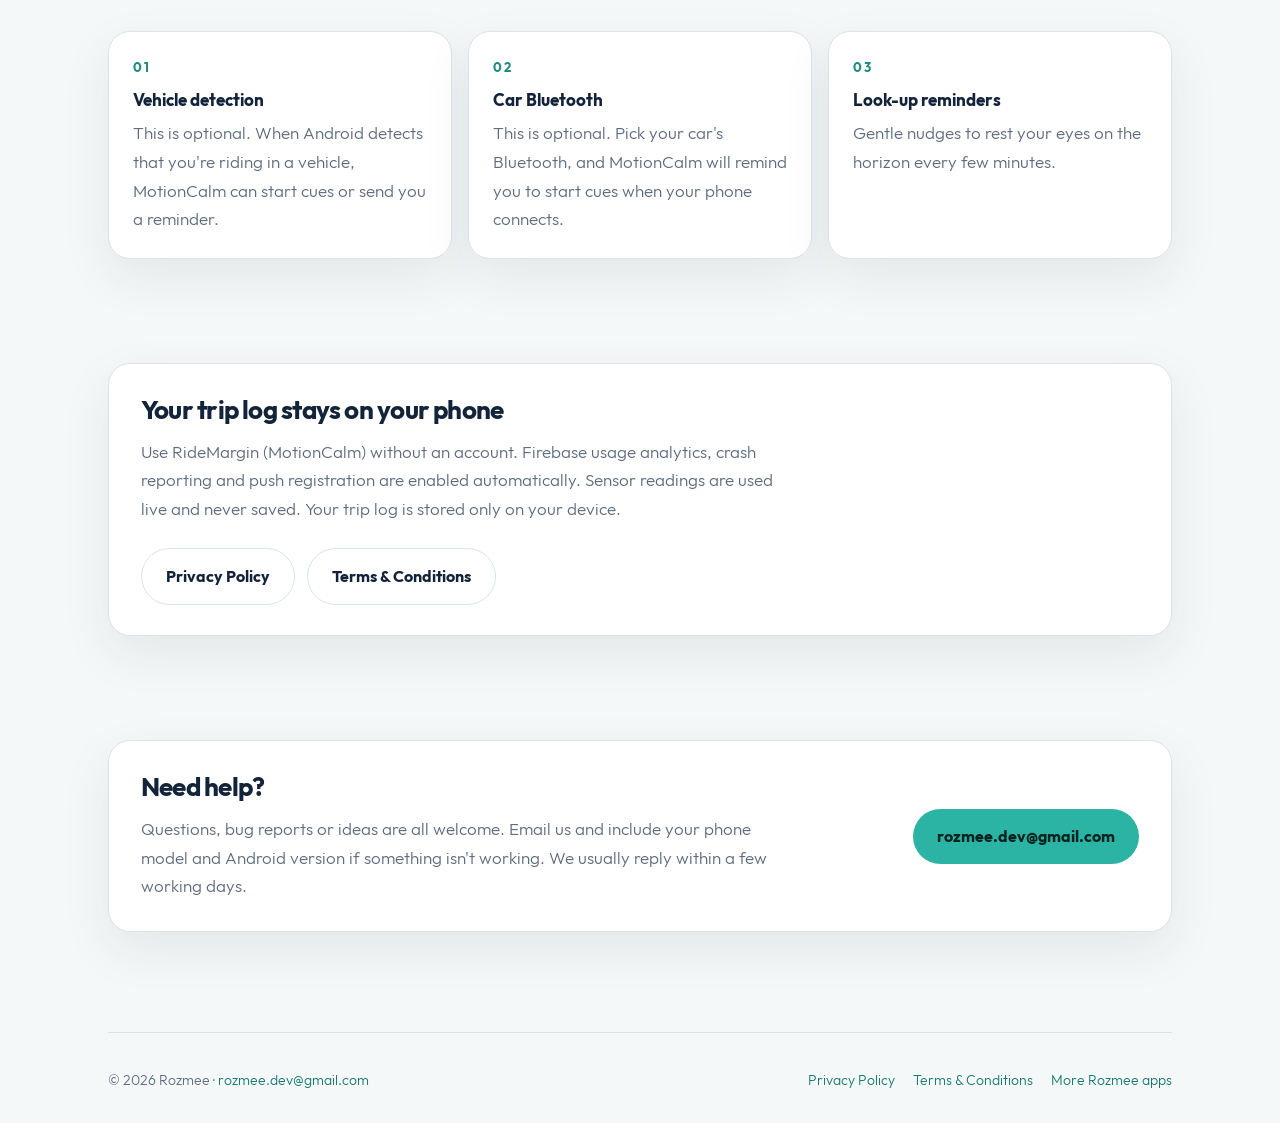
<file: motioncalm.html>
<!doctype html>
<html lang="en">
<head>
<meta charset="utf-8">
<meta name="viewport" content="width=device-width, initial-scale=1">
<meta name="theme-color" content="#f5f8f8" media="(prefers-color-scheme: light)">
<meta name="theme-color" content="#0e1726" media="(prefers-color-scheme: dark)">
<title>MotionCalm – Vehicle Motion Cues for Passengers | Rozmee</title>
<meta name="description" content="MotionCalm helps passengers feel better while using their phone in a car, bus, train, plane or boat. Motion cue dots, guided breathing, a pre-trip tone, calm music, tips and a private trip log.">
<meta name="keywords" content="vehicle motion cues, motion cues, car passenger, reading in car, travel companion, road trip, breathing exercise, passenger, Android, Rozmee">
<link rel="canonical" href="https://rozmeeapps.github.io/rozmeeapps/motioncalm.html">
<link rel="icon" href="assets/motioncalm/app-icon.svg" type="image/svg+xml">
<link rel="stylesheet" href="assets/motioncalm/motioncalm.css">
<meta property="og:type" content="website">
<meta property="og:site_name" content="Rozmee Apps">
<meta property="og:title" content="MotionCalm – Vehicle Motion Cues for Passengers">
<meta property="og:description" content="Motion cue dots, guided breathing, calm music and a private trip log. Your trip log stays on your phone.">
<meta property="og:url" content="https://rozmeeapps.github.io/rozmeeapps/motioncalm.html">
<meta name="twitter:card" content="summary">
<meta name="twitter:title" content="MotionCalm – Vehicle Motion Cues for Passengers">
<meta name="twitter:description" content="Feel better on rides while you use your phone. By Rozmee.">
<script type="application/ld+json">
{
  "@context": "https://schema.org",
  "@type": "MobileApplication",
  "name": "MotionCalm",
  "operatingSystem": "Android",
  "applicationCategory": "TravelApplication",
  "description": "Travel comfort for passengers: motion cue dots that follow the vehicle, guided breathing, a pre-trip tone, calm music, travel tips and a private trip log.",
  "url": "https://rozmeeapps.github.io/rozmeeapps/motioncalm.html",
  "installUrl": "https://play.google.com/store/apps/details?id=com.ridemargin.motioncues.sickness",
  "image": "https://rozmeeapps.github.io/rozmeeapps/assets/motioncalm/app-icon.svg",
  "offers": { "@type": "Offer", "price": "0", "priceCurrency": "USD" },
  "publisher": { "@type": "Organization", "name": "Rozmee", "email": "rozmee.dev@gmail.com", "url": "https://rozmeeapps.github.io/rozmeeapps/" }
}
</script>
</head>
<body>
<a class="skip" href="#main">Skip to content</a>
<div class="wrap">
<header class="top">
  <a class="brand" href="motioncalm.html"><img src="assets/motioncalm/app-icon.svg" alt="" width="44" height="44">MotionCalm</a>
  <nav aria-label="Main"><a href="#features">Features</a><a href="motioncalm-privacy-policy.html">Privacy</a><a href="motioncalm-terms.html">Terms</a><a href="#support">Support</a></nav>
</header>
<main id="main">
<section class="hero">
  <div>
    <div class="eyebrow">Vehicle motion cues for passengers</div>
    <h1>Use your phone on the move, more comfortably.</h1>
    <p class="intro">MotionCalm puts small dots at the edges of your screen that move with the vehicle, so your eyes see the motion your inner ear already feels. Add guided breathing, calm music and a trip log that shows what helps you.</p>
    <div class="cta">
      <a class="btn primary" href="https://play.google.com/store/apps/details?id=com.ridemargin.motioncues.sickness" rel="noopener">Get it on Google Play ↗</a>
      <a class="btn ghost" href="#features">See how it helps</a>
    </div>
  </div>
  <div class="showcase"><img src="assets/motioncalm/app-icon.svg" alt="MotionCalm app icon" width="260" height="260"></div>
</section>

<div class="notice" role="note"><span aria-hidden="true">⚠</span><p style="margin:0"><b>For passengers only. Never use MotionCalm while driving.</b> Look up from the screen and take breaks whenever you like.</p></div>

<section class="section" id="features">
  <h2>Calm tools in one app</h2>
  <p class="lead">Use one tool or combine them to make screen time on the move more comfortable.</p>
  <div class="grid">
    <article class="card"><span class="symbol" aria-hidden="true">⁘</span><h3>Motion cues</h3><p>Dots float over any app and follow acceleration, braking and turns from your phone's motion sensors. You can change the style, size, colour and sensitivity, and set them for a car, bus, train, plane or boat.</p></article>
    <article class="card"><span class="symbol" aria-hidden="true">◌</span><h3>Guided breathing</h3><p>Slow, paced breathing with a visual guide, soft sound cues and gentle haptics, for when you want to slow down and relax.</p></article>
    <article class="card"><span class="symbol" aria-hidden="true">∿</span><h3>Pre-trip tone</h3><p>A short, soft low-frequency hum to listen to before you set off, at a volume that feels comfortable.</p></article>
    <article class="card"><span class="symbol" aria-hidden="true">♪</span><h3>Calm music</h3><p>Pleasant ambient music generated on your phone. It plays offline and can run together with the cues.</p></article>
    <article class="card"><span class="symbol" aria-hidden="true">✚</span><h3>Comfort Mode</h3><p>One tap starts motion cues, guided breathing and soft music together, plus practical travel tips for every vehicle.</p></article>
    <article class="card"><span class="symbol" aria-hidden="true">▤</span><h3>Private trip log</h3><p>Rate how each ride went and see which tools work best for you. The log stays on your phone and you can export or delete it.</p></article>
  </div>
</section>

<section class="section" id="how">
  <h2>Starts when you need it</h2>
  <p class="lead">Turn cues on from the app, a Quick Settings tile or a home screen widget. You can also let them start on their own.</p>
  <ol class="steps">
    <li class="card"><strong>Vehicle detection</strong>This is optional. When Android detects that you're riding in a vehicle, MotionCalm can start cues or send you a reminder.</li>
    <li class="card"><strong>Car Bluetooth</strong>This is optional. Pick your car's Bluetooth, and MotionCalm will remind you to start cues when your phone connects.</li>
    <li class="card"><strong>Look-up reminders</strong>Gentle nudges to rest your eyes on the horizon every few minutes.</li>
  </ol>
</section>

<section class="section">
  <div class="card band">
    <div><h2 style="font-size:26px">Your trip log stays on your phone</h2><p>Use RideMargin (MotionCalm) without an account. Firebase usage analytics, crash reporting and push registration are enabled automatically. Sensor readings are used live and never saved. Your trip log is stored only on your device.</p></div>
    <div class="cta" style="margin:0"><a class="btn ghost" href="motioncalm-privacy-policy.html">Privacy Policy</a><a class="btn ghost" href="motioncalm-terms.html">Terms &amp; Conditions</a></div>
  </div>
</section>

<section class="section" id="support">
  <div class="card band">
    <div><h2 style="font-size:26px">Need help?</h2><p>Questions, bug reports or ideas are all welcome. Email us and include your phone model and Android version if something isn't working. We usually reply within a few working days.</p></div>
    <a class="btn primary" href="mailto:rozmee.dev@gmail.com?subject=MotionCalm%20Support">rozmee.dev@gmail.com</a>
  </div>
</section>
</main>
<footer>
  <span>© 2026 Rozmee · <a href="mailto:rozmee.dev@gmail.com">rozmee.dev@gmail.com</a></span>
  <nav aria-label="Footer"><a href="motioncalm-privacy-policy.html">Privacy Policy</a><a href="motioncalm-terms.html">Terms &amp; Conditions</a><a href="./">More Rozmee apps</a></nav>
</footer>
</div>
</body>
</html>
</file>
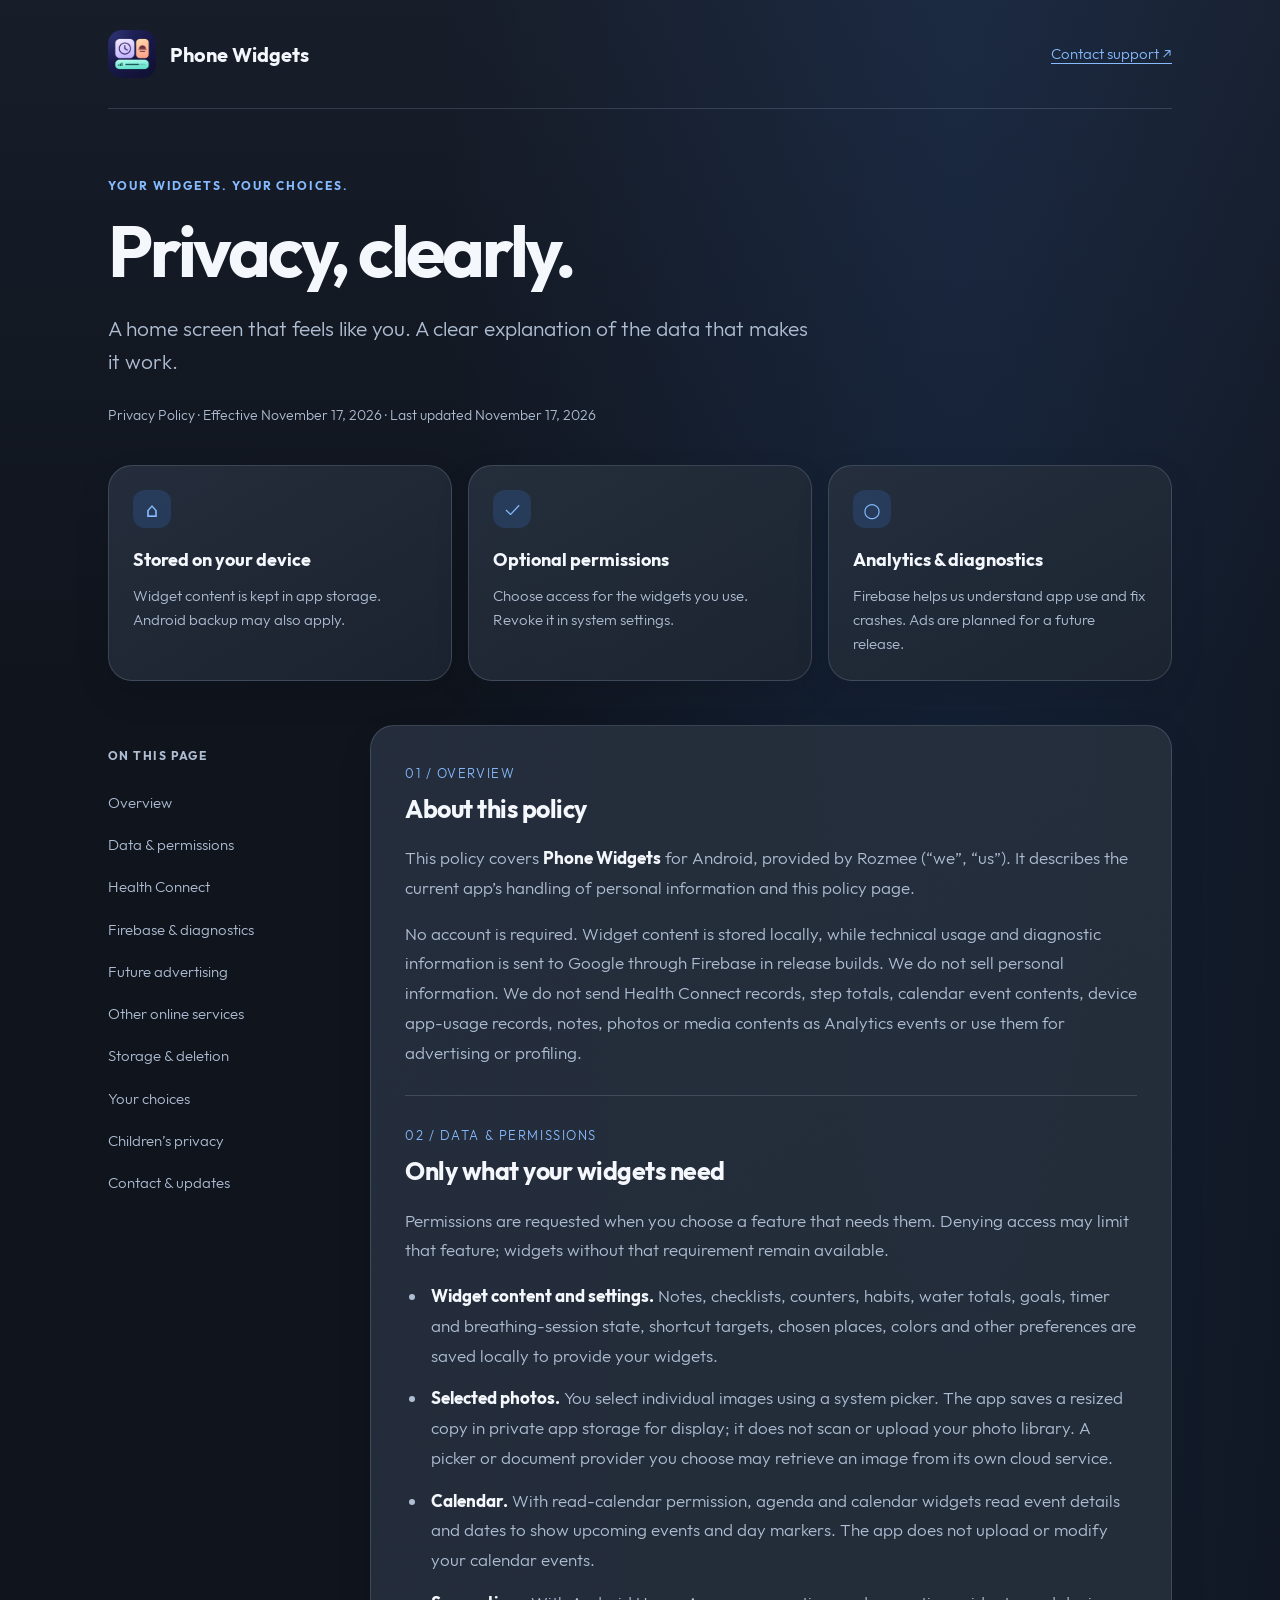
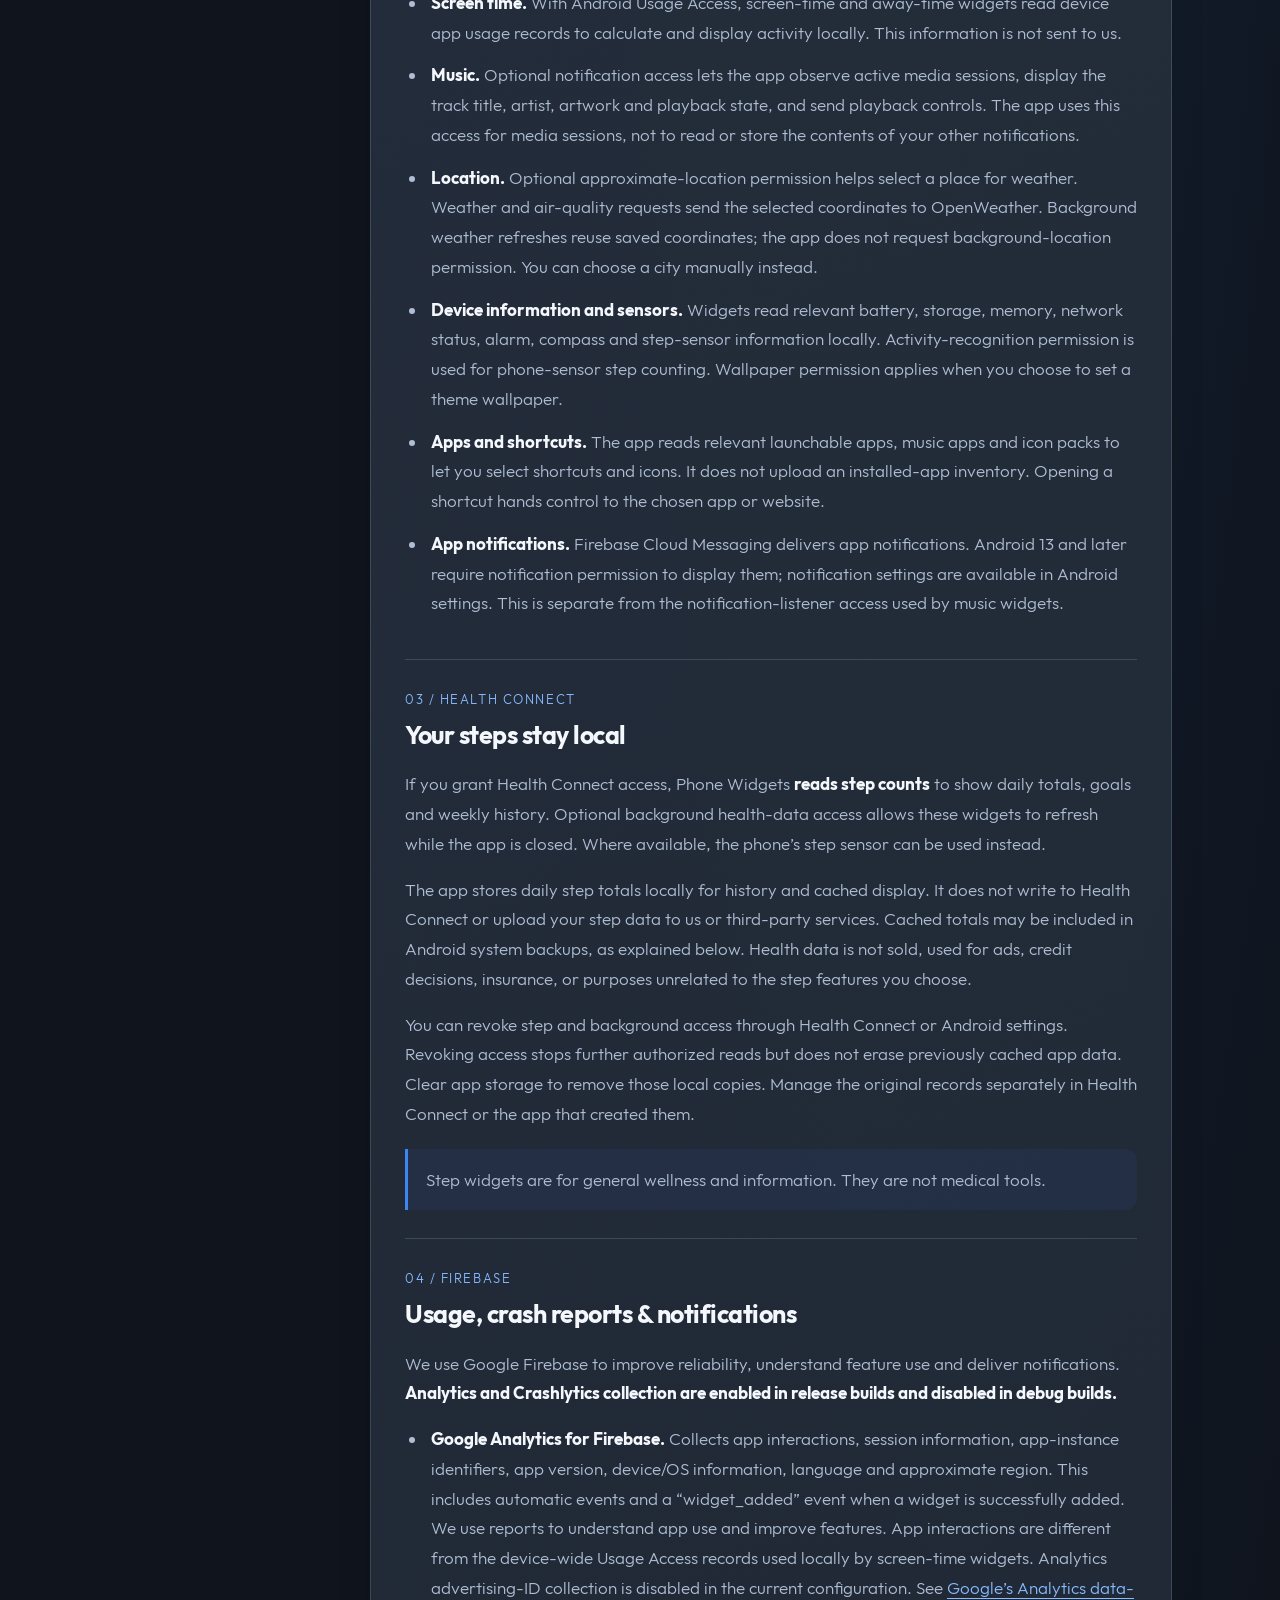
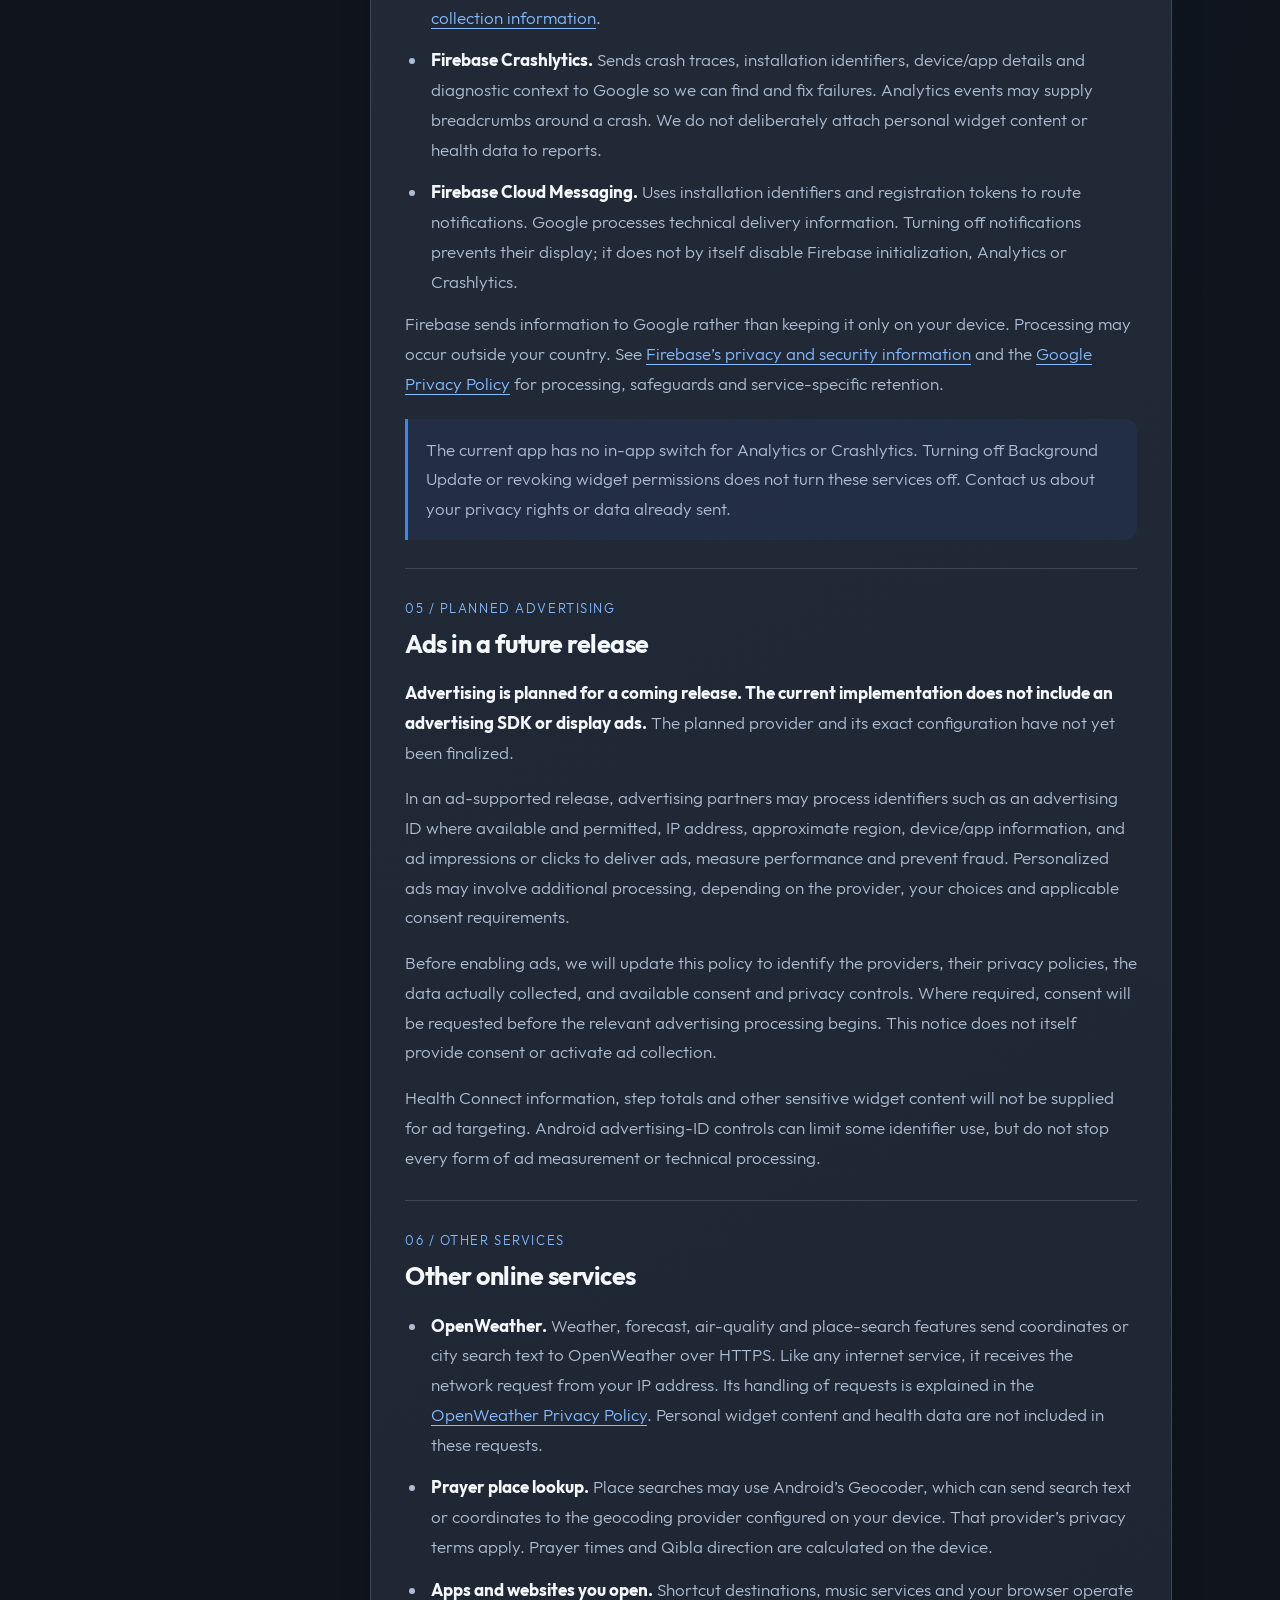
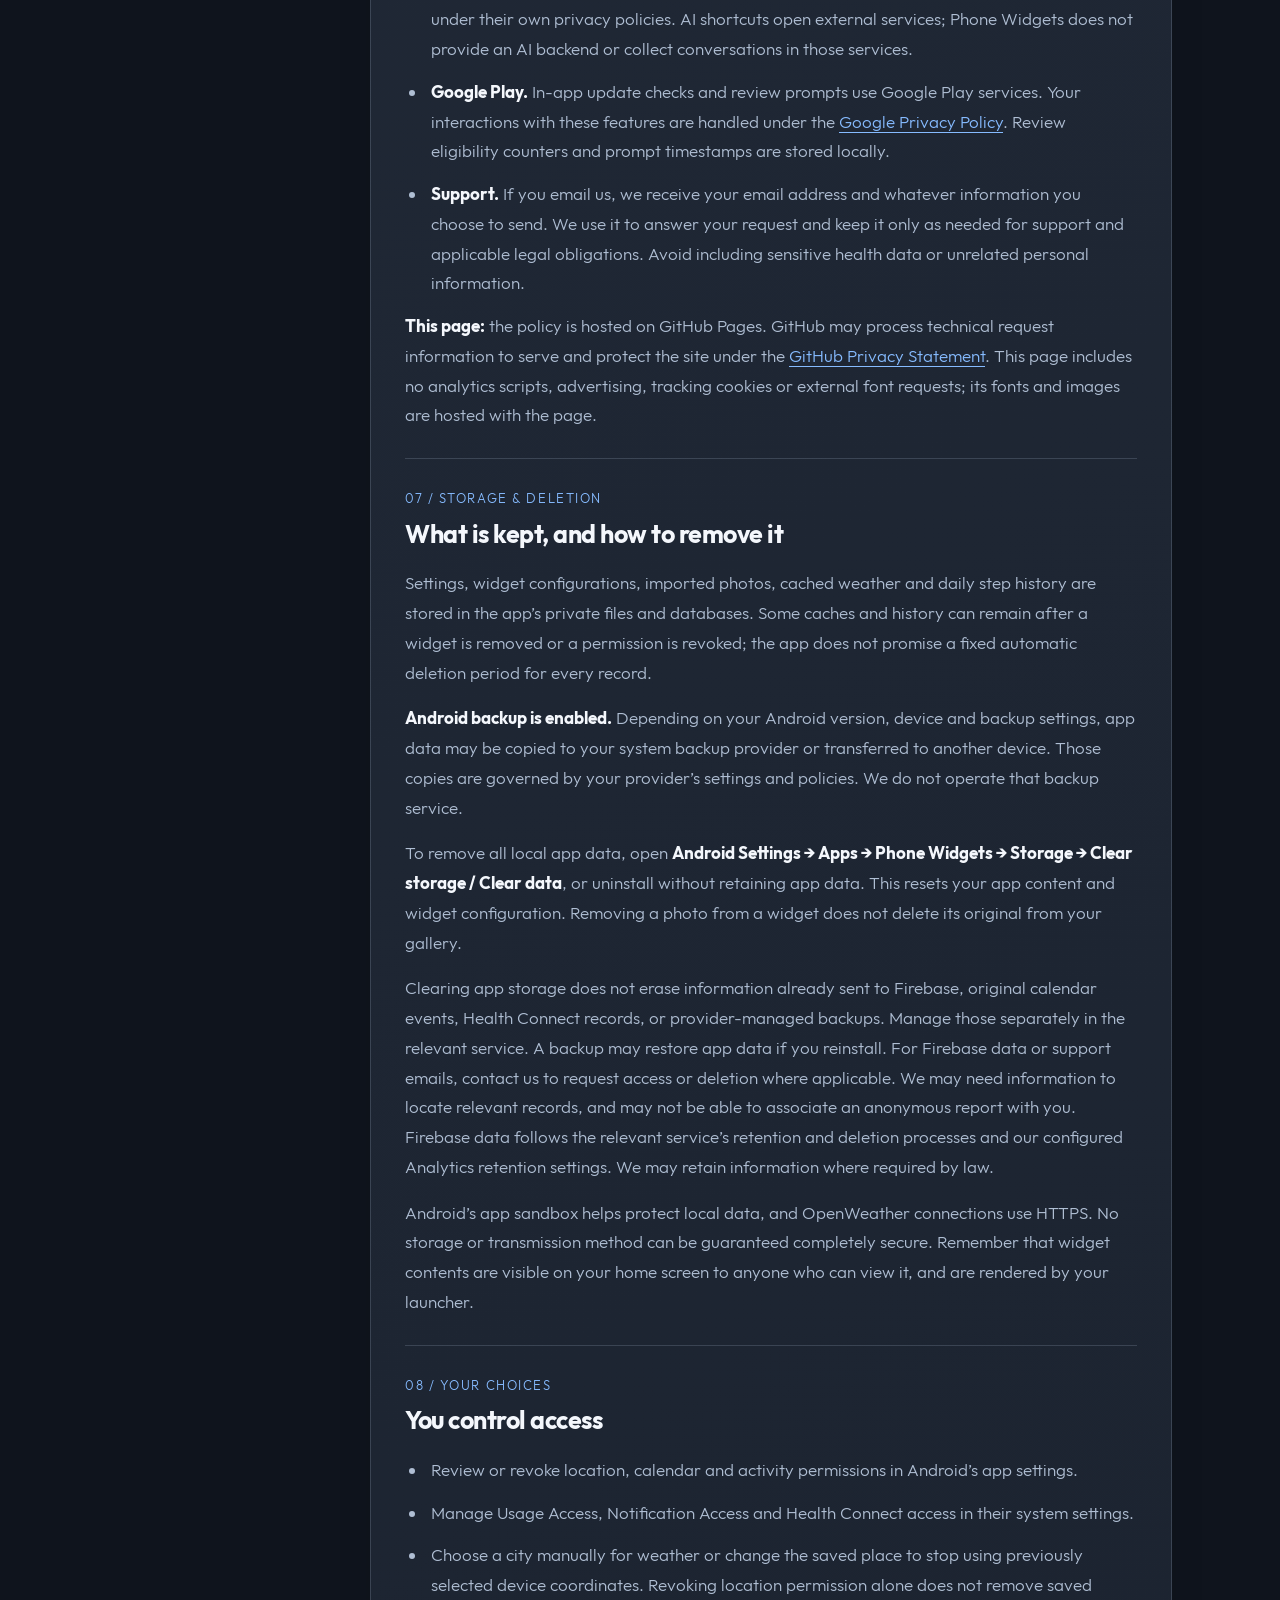
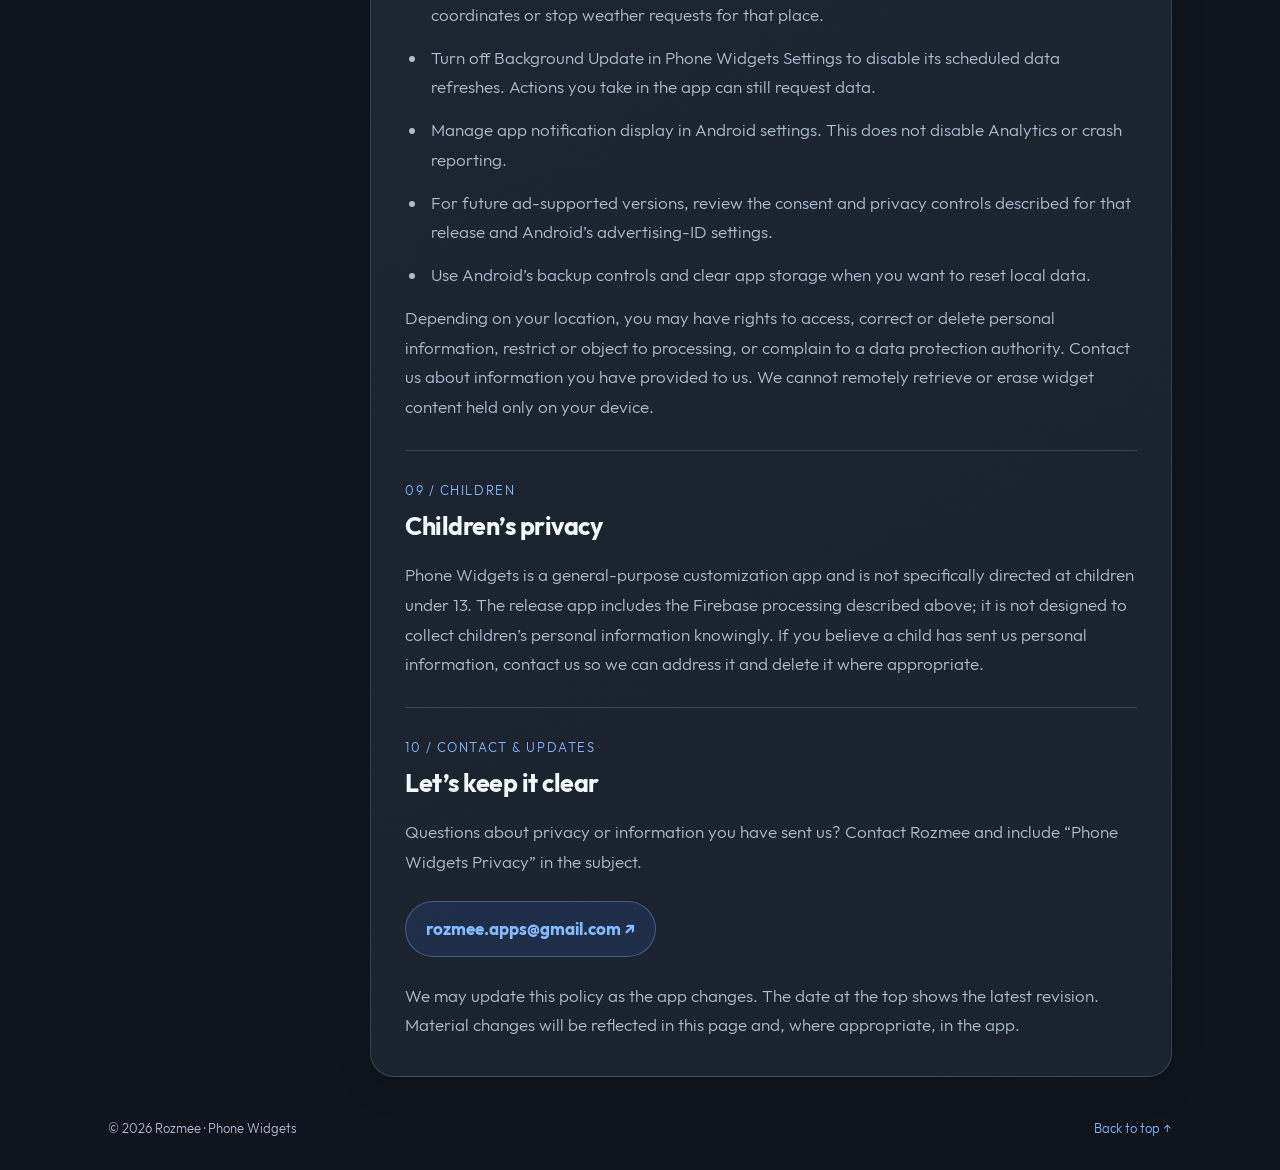
<file: phone-widgets-privacy-policy.html>
<!doctype html>
<html lang="en">
<head>
<meta charset="utf-8">
<meta name="viewport" content="width=device-width, initial-scale=1">
<meta name="theme-color" content="#0f141d">
<meta name="description" content="Privacy Policy for Phone Widgets. Learn about local widget data, permissions, Firebase Analytics, Crashlytics, notifications, planned advertising and Android backup.">
<title>Privacy Policy · Phone Widgets</title>
<link rel="icon" href="assets/phone-widgets/app-icon.png">
<link rel="canonical" href="https://rozmeeapps.github.io/rozmeeapps/phone-widgets-privacy-policy.html">
<style>
@font-face{font-family:Outfit;src:url('assets/phone-widgets/outfit-light.ttf') format('truetype');font-weight:300;font-display:swap}
@font-face{font-family:Outfit;src:url('assets/phone-widgets/outfit-bold.ttf') format('truetype');font-weight:700;font-display:swap}
:root{color-scheme:dark;--text:#f4f7fc;--muted:#afbed3;--blue:#86bbff;--line:rgba(212,227,250,.16)}
*{box-sizing:border-box}html{scroll-behavior:smooth;scroll-padding-top:28px}body{margin:0;background:radial-gradient(ellipse at 75% 0,rgba(61,135,245,.12),transparent 38%),linear-gradient(#171d29,#0f141d 700px);color:var(--text);font-family:Outfit,system-ui,sans-serif;font-weight:300;font-size:17px;line-height:1.75}a{color:var(--blue);text-underline-offset:4px}a:hover{color:#c7e0ff}a:focus-visible{outline:3px solid var(--blue);outline-offset:5px;border-radius:4px}strong,h1,h2,h3{font-weight:700}p{margin:0 0 16px}p:last-child{margin-bottom:0}.wrap{max-width:1120px;margin:auto;padding:0 28px}.top{padding:30px 0;display:flex;align-items:center;justify-content:space-between;gap:20px;border-bottom:1px solid var(--line)}.brand{display:flex;align-items:center;gap:14px;font-weight:700;font-size:20px}.brand img{height:48px;width:48px;border-radius:14px}.top a{font-size:15px}.hero{max-width:820px;padding:66px 0 38px}.eyebrow{text-transform:uppercase;letter-spacing:.16em;color:var(--blue);font-size:12px;font-weight:700}h1{font-size:clamp(42px,7vw,72px);line-height:1.08;letter-spacing:-.045em;margin:16px 0 22px}.intro{font-size:21px;line-height:1.6;color:var(--muted);max-width:700px}.date{font-size:14px;color:var(--muted);margin-top:24px}.summary{display:grid;grid-template-columns:repeat(3,1fr);gap:16px;margin-bottom:44px}.glass{background:linear-gradient(150deg,rgba(38,47,61,.96),rgba(28,36,48,.96));border:1px solid var(--line);border-radius:24px;box-shadow:0 14px 36px #00000016}.summary article{padding:24px}.symbol{display:grid;place-items:center;width:38px;height:38px;background:#3d87f52b;border-radius:12px;color:var(--blue);font-size:20px;margin-bottom:16px}h3{font-size:18px;margin:0 0 8px}.summary p{font-size:15px;color:var(--muted);line-height:1.6}.layout{display:grid;grid-template-columns:220px minmax(0,1fr);gap:42px;align-items:start}nav{position:sticky;top:28px;padding:20px 0}nav p{font-size:12px;letter-spacing:.12em;text-transform:uppercase;color:var(--muted);font-weight:700}nav a{display:block;padding:8px 0;text-decoration:none;font-size:15px;color:var(--muted)}nav a:hover{color:var(--blue)}.policy{padding:8px 34px}.policy section{padding:28px 0;border-bottom:1px solid var(--line)}.policy section:last-child{border:0}h2{font-size:25px;letter-spacing:-.02em;line-height:1.3;margin:0 0 18px}.num{font-size:13px;color:var(--blue);display:block;letter-spacing:.12em;margin-bottom:8px}.policy p,.policy li{color:var(--muted)}.policy strong{color:var(--text)}ul{padding-left:22px;margin:12px 0}li{padding-left:4px;margin-bottom:13px}.note{border-left:3px solid #3d87f5;background:#3d87f510;padding:16px 18px;border-radius:0 12px 12px 0;margin-top:20px}.contact{display:inline-block;border:1px solid #86bbff55;background:#3d87f51f;padding:12px 20px;border-radius:100px;text-decoration:none;font-weight:700;margin-top:8px;overflow-wrap:anywhere}footer{padding:40px 0 30px;color:var(--muted);font-size:13px;display:flex;justify-content:space-between;gap:20px}footer a{text-decoration:none}.skip{position:absolute;top:-100px;left:20px;background:#1f2733;padding:12px;z-index:2}.skip:focus{top:10px}
@media(max-width:780px){.layout{grid-template-columns:1fr;gap:20px}nav{position:static;padding:0 0 12px;display:flex;gap:8px 18px;flex-wrap:wrap}nav p{width:100%;margin:0}nav a{padding:3px 0}.hero{padding-top:44px}.summary{gap:10px}.summary article{padding:18px}.wrap{padding:0 20px}.policy{padding:4px 24px}}
@media(max-width:520px){.summary{grid-template-columns:1fr;margin-bottom:28px}.summary article{display:grid;grid-template-columns:38px 1fr;column-gap:14px}.symbol{grid-row:span 2;margin:0}.summary h3{margin:0 0 3px}.summary p{grid-column:2}.top{padding:20px 0}.top a{font-size:13px}.brand{font-size:17px;gap:10px}.brand img{width:40px;height:40px}.intro{font-size:19px}.policy{padding:2px 20px}footer{flex-direction:column;gap:8px}.contact{font-size:15px}}
.top a.brand{font-size:20px;color:inherit;text-decoration:none}@media(max-width:520px){.top a.brand{font-size:17px}}
@media(prefers-reduced-motion:reduce){html{scroll-behavior:auto}}
@media print{body{background:white;color:black}.top,.summary,nav,footer,.skip{display:none}.hero{padding:0}.layout{display:block}.glass{background:none;border:0;box-shadow:none}.policy{padding:0}.policy p,.policy li,.intro,.date{color:#222}.policy strong,h2{color:black}.wrap{max-width:none}.policy section{break-inside:avoid}a{color:#174580}}
</style>
</head>
<body>
<a class="skip" href="#policy">Skip to the policy</a>
<div class="wrap">
<header class="top"><a class="brand" href="./"><img src="assets/phone-widgets/app-icon.png" alt="" width="48" height="48">Phone Widgets</a><a href="mailto:rozmee.apps@gmail.com">Contact support ↗</a></header>
<main>
<div class="hero"><div class="eyebrow">Your widgets. Your choices.</div><h1>Privacy, clearly.</h1><p class="intro">A home screen that feels like you. A clear explanation of the data that makes it work.</p><p class="date">Privacy Policy · Effective November 17, 2026 · Last updated November 17, 2026</p></div>
<div class="summary" aria-label="Privacy at a glance">
<article class="glass"><span class="symbol" aria-hidden="true">⌂</span><h3>Stored on your device</h3><p>Widget content is kept in app storage. Android backup may also apply.</p></article>
<article class="glass"><span class="symbol" aria-hidden="true">✓</span><h3>Optional permissions</h3><p>Choose access for the widgets you use. Revoke it in system settings.</p></article>
<article class="glass"><span class="symbol" aria-hidden="true">○</span><h3>Analytics &amp; diagnostics</h3><p>Firebase helps us understand app use and fix crashes. Ads are planned for a future release.</p></article>
</div>
<div class="layout">
<nav aria-label="Policy contents"><p>On this page</p><a href="#overview">Overview</a><a href="#data">Data &amp; permissions</a><a href="#health">Health Connect</a><a href="#firebase">Firebase &amp; diagnostics</a><a href="#ads">Future advertising</a><a href="#services">Other online services</a><a href="#storage">Storage &amp; deletion</a><a href="#choices">Your choices</a><a href="#children">Children’s privacy</a><a href="#contact">Contact &amp; updates</a></nav>
<div class="glass policy" id="policy">
<section id="overview"><span class="num">01 / OVERVIEW</span><h2>About this policy</h2><p>This policy covers <strong>Phone Widgets</strong> for Android, provided by Rozmee (“we”, “us”). It describes the current app’s handling of personal information and this policy page.</p><p>No account is required. Widget content is stored locally, while technical usage and diagnostic information is sent to Google through Firebase in release builds. We do not sell personal information. We do not send Health Connect records, step totals, calendar event contents, device app-usage records, notes, photos or media contents as Analytics events or use them for advertising or profiling.</p></section>
<section id="data"><span class="num">02 / DATA &amp; PERMISSIONS</span><h2>Only what your widgets need</h2><p>Permissions are requested when you choose a feature that needs them. Denying access may limit that feature; widgets without that requirement remain available.</p><ul>
<li><strong>Widget content and settings.</strong> Notes, checklists, counters, habits, water totals, goals, timer and breathing-session state, shortcut targets, chosen places, colors and other preferences are saved locally to provide your widgets.</li>
<li><strong>Selected photos.</strong> You select individual images using a system picker. The app saves a resized copy in private app storage for display; it does not scan or upload your photo library. A picker or document provider you choose may retrieve an image from its own cloud service.</li>
<li><strong>Calendar.</strong> With read-calendar permission, agenda and calendar widgets read event details and dates to show upcoming events and day markers. The app does not upload or modify your calendar events.</li>
<li><strong>Screen time.</strong> With Android Usage Access, screen-time and away-time widgets read device app usage records to calculate and display activity locally. This information is not sent to us.</li>
<li><strong>Music.</strong> Optional notification access lets the app observe active media sessions, display the track title, artist, artwork and playback state, and send playback controls. The app uses this access for media sessions, not to read or store the contents of your other notifications.</li>
<li><strong>Location.</strong> Optional approximate-location permission helps select a place for weather. Weather and air-quality requests send the selected coordinates to OpenWeather. Background weather refreshes reuse saved coordinates; the app does not request background-location permission. You can choose a city manually instead.</li>
<li><strong>Device information and sensors.</strong> Widgets read relevant battery, storage, memory, network status, alarm, compass and step-sensor information locally. Activity-recognition permission is used for phone-sensor step counting. Wallpaper permission applies when you choose to set a theme wallpaper.</li>
<li><strong>Apps and shortcuts.</strong> The app reads relevant launchable apps, music apps and icon packs to let you select shortcuts and icons. It does not upload an installed-app inventory. Opening a shortcut hands control to the chosen app or website.</li>
<li><strong>App notifications.</strong> Firebase Cloud Messaging delivers app notifications. Android 13 and later require notification permission to display them; notification settings are available in Android settings. This is separate from the notification-listener access used by music widgets.</li>
</ul></section>
<section id="health"><span class="num">03 / HEALTH CONNECT</span><h2>Your steps stay local</h2><p>If you grant Health Connect access, Phone Widgets <strong>reads step counts</strong> to show daily totals, goals and weekly history. Optional background health-data access allows these widgets to refresh while the app is closed. Where available, the phone’s step sensor can be used instead.</p><p>The app stores daily step totals locally for history and cached display. It does not write to Health Connect or upload your step data to us or third-party services. Cached totals may be included in Android system backups, as explained below. Health data is not sold, used for ads, credit decisions, insurance, or purposes unrelated to the step features you choose.</p><p>You can revoke step and background access through Health Connect or Android settings. Revoking access stops further authorized reads but does not erase previously cached app data. Clear app storage to remove those local copies. Manage the original records separately in Health Connect or the app that created them.</p><p class="note">Step widgets are for general wellness and information. They are not medical tools.</p></section>
<section id="firebase"><span class="num">04 / FIREBASE</span><h2>Usage, crash reports &amp; notifications</h2><p>We use Google Firebase to improve reliability, understand feature use and deliver notifications. <strong>Analytics and Crashlytics collection are enabled in release builds and disabled in debug builds.</strong></p><ul>
<li><strong>Google Analytics for Firebase.</strong> Collects app interactions, session information, app-instance identifiers, app version, device/OS information, language and approximate region. This includes automatic events and a “widget_added” event when a widget is successfully added. We use reports to understand app use and improve features. App interactions are different from the device-wide Usage Access records used locally by screen-time widgets. Analytics advertising-ID collection is disabled in the current configuration. See <a href="https://support.google.com/analytics/answer/11593727">Google’s Analytics data-collection information</a>.</li>
<li><strong>Firebase Crashlytics.</strong> Sends crash traces, installation identifiers, device/app details and diagnostic context to Google so we can find and fix failures. Analytics events may supply breadcrumbs around a crash. We do not deliberately attach personal widget content or health data to reports.</li>
<li><strong>Firebase Cloud Messaging.</strong> Uses installation identifiers and registration tokens to route notifications. Google processes technical delivery information. Turning off notifications prevents their display; it does not by itself disable Firebase initialization, Analytics or Crashlytics.</li>
</ul><p>Firebase sends information to Google rather than keeping it only on your device. Processing may occur outside your country. See <a href="https://firebase.google.com/support/privacy">Firebase’s privacy and security information</a> and the <a href="https://policies.google.com/privacy">Google Privacy Policy</a> for processing, safeguards and service-specific retention.</p><p class="note">The current app has no in-app switch for Analytics or Crashlytics. Turning off Background Update or revoking widget permissions does not turn these services off. Contact us about your privacy rights or data already sent.</p></section>
<section id="ads"><span class="num">05 / PLANNED ADVERTISING</span><h2>Ads in a future release</h2><p><strong>Advertising is planned for a coming release. The current implementation does not include an advertising SDK or display ads.</strong> The planned provider and its exact configuration have not yet been finalized.</p><p>In an ad-supported release, advertising partners may process identifiers such as an advertising ID where available and permitted, IP address, approximate region, device/app information, and ad impressions or clicks to deliver ads, measure performance and prevent fraud. Personalized ads may involve additional processing, depending on the provider, your choices and applicable consent requirements.</p><p>Before enabling ads, we will update this policy to identify the providers, their privacy policies, the data actually collected, and available consent and privacy controls. Where required, consent will be requested before the relevant advertising processing begins. This notice does not itself provide consent or activate ad collection.</p><p>Health Connect information, step totals and other sensitive widget content will not be supplied for ad targeting. Android advertising-ID controls can limit some identifier use, but do not stop every form of ad measurement or technical processing.</p></section>
<section id="services"><span class="num">06 / OTHER SERVICES</span><h2>Other online services</h2><ul>
<li><strong>OpenWeather.</strong> Weather, forecast, air-quality and place-search features send coordinates or city search text to OpenWeather over HTTPS. Like any internet service, it receives the network request from your IP address. Its handling of requests is explained in the <a href="https://openweather.co.uk/privacy-policy">OpenWeather Privacy Policy</a>. Personal widget content and health data are not included in these requests.</li>
<li><strong>Prayer place lookup.</strong> Place searches may use Android’s Geocoder, which can send search text or coordinates to the geocoding provider configured on your device. That provider’s privacy terms apply. Prayer times and Qibla direction are calculated on the device.</li>
<li><strong>Apps and websites you open.</strong> Shortcut destinations, music services and your browser operate under their own privacy policies. AI shortcuts open external services; Phone Widgets does not provide an AI backend or collect conversations in those services.</li>
<li><strong>Google Play.</strong> In-app update checks and review prompts use Google Play services. Your interactions with these features are handled under the <a href="https://policies.google.com/privacy">Google Privacy Policy</a>. Review eligibility counters and prompt timestamps are stored locally.</li>
<li><strong>Support.</strong> If you email us, we receive your email address and whatever information you choose to send. We use it to answer your request and keep it only as needed for support and applicable legal obligations. Avoid including sensitive health data or unrelated personal information.</li>
</ul><p><strong>This page:</strong> the policy is hosted on GitHub Pages. GitHub may process technical request information to serve and protect the site under the <a href="https://docs.github.com/en/site-policy/privacy-policies/github-general-privacy-statement">GitHub Privacy Statement</a>. This page includes no analytics scripts, advertising, tracking cookies or external font requests; its fonts and images are hosted with the page.</p></section>
<section id="storage"><span class="num">07 / STORAGE &amp; DELETION</span><h2>What is kept, and how to remove it</h2><p>Settings, widget configurations, imported photos, cached weather and daily step history are stored in the app’s private files and databases. Some caches and history can remain after a widget is removed or a permission is revoked; the app does not promise a fixed automatic deletion period for every record.</p><p><strong>Android backup is enabled.</strong> Depending on your Android version, device and backup settings, app data may be copied to your system backup provider or transferred to another device. Those copies are governed by your provider’s settings and policies. We do not operate that backup service.</p><p>To remove all local app data, open <strong>Android Settings → Apps → Phone Widgets → Storage → Clear storage / Clear data</strong>, or uninstall without retaining app data. This resets your app content and widget configuration. Removing a photo from a widget does not delete its original from your gallery.</p><p>Clearing app storage does not erase information already sent to Firebase, original calendar events, Health Connect records, or provider-managed backups. Manage those separately in the relevant service. A backup may restore app data if you reinstall. For Firebase data or support emails, contact us to request access or deletion where applicable. We may need information to locate relevant records, and may not be able to associate an anonymous report with you. Firebase data follows the relevant service’s retention and deletion processes and our configured Analytics retention settings. We may retain information where required by law.</p><p>Android’s app sandbox helps protect local data, and OpenWeather connections use HTTPS. No storage or transmission method can be guaranteed completely secure. Remember that widget contents are visible on your home screen to anyone who can view it, and are rendered by your launcher.</p></section>
<section id="choices"><span class="num">08 / YOUR CHOICES</span><h2>You control access</h2><ul><li>Review or revoke location, calendar and activity permissions in Android’s app settings.</li><li>Manage Usage Access, Notification Access and Health Connect access in their system settings.</li><li>Choose a city manually for weather or change the saved place to stop using previously selected device coordinates. Revoking location permission alone does not remove saved coordinates or stop weather requests for that place.</li><li>Turn off Background Update in Phone Widgets Settings to disable its scheduled data refreshes. Actions you take in the app can still request data.</li><li>Manage app notification display in Android settings. This does not disable Analytics or crash reporting.</li><li>For future ad-supported versions, review the consent and privacy controls described for that release and Android’s advertising-ID settings.</li><li>Use Android’s backup controls and clear app storage when you want to reset local data.</li></ul><p>Depending on your location, you may have rights to access, correct or delete personal information, restrict or object to processing, or complain to a data protection authority. Contact us about information you have provided to us. We cannot remotely retrieve or erase widget content held only on your device.</p></section>
<section id="children"><span class="num">09 / CHILDREN</span><h2>Children’s privacy</h2><p>Phone Widgets is a general-purpose customization app and is not specifically directed at children under 13. The release app includes the Firebase processing described above; it is not designed to collect children’s personal information knowingly. If you believe a child has sent us personal information, contact us so we can address it and delete it where appropriate.</p></section>
<section id="contact"><span class="num">10 / CONTACT &amp; UPDATES</span><h2>Let’s keep it clear</h2><p>Questions about privacy or information you have sent us? Contact Rozmee and include “Phone Widgets Privacy” in the subject.</p><a class="contact" href="mailto:rozmee.apps@gmail.com?subject=Phone%20Widgets%20Privacy">rozmee.apps@gmail.com ↗</a><p style="margin-top:24px">We may update this policy as the app changes. The date at the top shows the latest revision. Material changes will be reflected in this page and, where appropriate, in the app.</p></section>
</div></div>
</main>
<footer><span>© 2026 Rozmee · Phone Widgets</span><a href="#">Back to top ↑</a></footer>
</div>
</body></html>
</file>
<file: assets/hidden-settings/hidden-settings.css>
/* Hidden Settings pages. Based on the MotionCalm stylesheet; colours follow the app (seed #2563EB). */
@font-face{font-family:Outfit;src:url('../phone-widgets/outfit-light.ttf') format('truetype');font-weight:300;font-display:swap}
@font-face{font-family:Outfit;src:url('../phone-widgets/outfit-bold.ttf') format('truetype');font-weight:700;font-display:swap}

:root{
  color-scheme:light dark;
  --bg:#f5f7fb;--bg-glow:rgba(37,99,235,.14);--surface:#ffffff;--surface-2:#e8eefb;
  --text:#13233a;--muted:#5d6b7e;--line:#dce3ef;
  --teal:#2563eb;--teal-strong:#1e40af;--link:#1d4ed8;--blue:#10b981;--warm:#ffc56b;--on-warm:#3a2600;
  --shadow:0 18px 50px rgba(19,35,58,.08);
}
@media (prefers-color-scheme:dark){
  :root{
    --bg:#0e1726;--bg-glow:rgba(37,99,235,.20);--surface:#16233a;--surface-2:#1d2c46;
    --text:#e8eef5;--muted:#9aa8ba;--line:#2a3a55;--link:#8fb4ff;--teal-strong:#8fb4ff;
    --shadow:0 18px 50px rgba(0,0,0,.25);
  }
}

*{box-sizing:border-box}
html{scroll-behavior:smooth;scroll-padding-top:24px}
body{margin:0;background:radial-gradient(ellipse at 80% -10%,var(--bg-glow),transparent 45%),var(--bg);background-color:var(--bg);color:var(--text);font-family:Outfit,system-ui,sans-serif;font-weight:300;font-size:17px;line-height:1.7}
a{color:var(--link);text-underline-offset:4px}
a:hover{color:var(--teal)}
a:focus-visible,.btn:focus-visible{outline:3px solid var(--teal);outline-offset:4px;border-radius:6px}
strong,b,h1,h2,h3{font-weight:700}
p{margin:0 0 16px}
img{max-width:100%}
.skip{position:absolute;left:-9999px}.skip:focus{left:16px;top:16px;background:var(--surface);padding:8px 14px;border-radius:8px;z-index:9}

.wrap{max-width:1120px;margin:auto;padding:0 28px}
.top{padding:22px 0;display:flex;align-items:center;justify-content:space-between;gap:20px;border-bottom:1px solid var(--line)}
.brand{display:flex;align-items:center;gap:12px;font-weight:700;font-size:20px;color:var(--text);text-decoration:none}
.brand:hover{color:var(--text)}
.brand img{width:44px;height:44px;border-radius:12px}
.top nav{display:flex;gap:22px;flex-wrap:wrap}
.top nav a{font-size:15px;text-decoration:none;color:var(--muted)}
.top nav a:hover,.top nav a[aria-current]{color:var(--link)}

.eyebrow{text-transform:uppercase;letter-spacing:.16em;color:var(--teal-strong);font-size:12px;font-weight:700}
h1{font-size:clamp(38px,6vw,64px);line-height:1.06;letter-spacing:-.04em;margin:14px 0 20px}
h2{font-size:clamp(26px,3.6vw,38px);letter-spacing:-.03em;line-height:1.2;margin:0 0 12px}
h3{font-size:19px;margin:0 0 6px;line-height:1.35}
.intro{font-size:21px;line-height:1.6;color:var(--muted);max-width:640px}
.lead{color:var(--muted);max-width:720px;margin-bottom:28px}

.card{background:var(--surface);border:1px solid var(--line);border-radius:22px;box-shadow:var(--shadow)}
.btn{display:inline-flex;align-items:center;gap:8px;padding:14px 24px;border-radius:100px;font-weight:700;text-decoration:none;font-size:16px}
.btn.primary{background:var(--teal);color:#ffffff}.btn.primary:hover{background:#1d4ed8;color:#ffffff}
.btn.ghost{border:1px solid var(--line);background:var(--surface);color:var(--text)}.btn.ghost:hover{border-color:var(--teal);color:var(--text)}
.cta{display:flex;flex-wrap:wrap;gap:12px;margin-top:26px}
.symbol{display:grid;place-items:center;width:40px;height:40px;background:color-mix(in srgb,var(--teal) 16%,transparent);border-radius:12px;color:var(--teal-strong);font-size:19px;margin-bottom:14px;flex:none}

/* Landing */
.hero{display:grid;grid-template-columns:minmax(0,1.3fr) minmax(0,1fr);gap:48px;align-items:center;padding:68px 0 48px}
.showcase{display:grid;place-items:center;position:relative}
.showcase img{width:min(260px,64vw);height:auto;border-radius:58px;box-shadow:0 30px 80px rgba(37,99,235,.35)}
.notice{display:flex;gap:12px;align-items:flex-start;padding:16px 20px;border-radius:16px;background:color-mix(in srgb,var(--warm) 22%,var(--surface));border:1px solid color-mix(in srgb,var(--warm) 55%,transparent);font-size:15px;line-height:1.55}
.notice b{color:var(--text)}
.section{padding:52px 0}
.grid{display:grid;grid-template-columns:repeat(3,1fr);gap:16px}
.grid .card{padding:24px}
.grid .card p{font-size:15px;color:var(--muted);line-height:1.6;margin:0}
.steps{counter-reset:s;list-style:none;padding:0;margin:0;display:grid;grid-template-columns:repeat(3,1fr);gap:16px}
.steps li{counter-increment:s;padding:24px;color:var(--muted)}
.steps li::before{content:"0" counter(s);display:block;color:var(--teal-strong);font-weight:700;letter-spacing:.12em;font-size:13px;margin-bottom:8px}
.steps strong{color:var(--text);display:block;margin-bottom:4px}
.band{padding:30px 32px;display:flex;justify-content:space-between;align-items:center;gap:24px;flex-wrap:wrap}
.band p{color:var(--muted);margin:0;max-width:640px}

/* Legal pages */
.doc-hero{padding:56px 0 28px;max-width:780px}
.date{font-size:14px;color:var(--muted);margin-top:8px}
.summary{display:grid;grid-template-columns:repeat(3,1fr);gap:14px;margin:8px 0 40px}
.summary .card{padding:22px}
.summary h3{font-size:17px}
.summary p{font-size:15px;color:var(--muted);margin:0;line-height:1.55}
.layout{display:grid;grid-template-columns:220px minmax(0,1fr);gap:40px;align-items:start}
.toc{position:sticky;top:20px;padding:6px 0;font-size:14px}
.toc p{text-transform:uppercase;letter-spacing:.14em;font-size:11px;font-weight:700;color:var(--muted);margin:0 0 10px}
.toc a{display:block;padding:5px 0;color:var(--muted);text-decoration:none}
.toc a:hover{color:var(--link)}
.doc{padding:8px 40px}
.doc section{padding:28px 0;border-bottom:1px solid var(--line)}
.doc section:last-child{border-bottom:0}
.num{display:block;font-size:12px;letter-spacing:.14em;font-weight:700;color:var(--teal-strong);margin-bottom:6px}
.doc h2{font-size:26px}
.doc p,.doc li{color:var(--muted)}
.doc strong{color:var(--text)}
.doc ul{padding-left:20px;margin:0 0 16px}
.doc li{margin-bottom:10px}
.doc table{width:100%;border-collapse:collapse;font-size:15px;margin:4px 0 18px}
.doc th,.doc td{text-align:left;padding:10px 12px;border-bottom:1px solid var(--line);vertical-align:top}
.doc th{color:var(--text);font-weight:700;background:var(--surface-2)}
.doc td{color:var(--muted)}
.table-scroll{overflow-x:auto}
.callout{padding:16px 18px;border-radius:14px;background:var(--surface-2);color:var(--text);font-size:15px;margin:0 0 16px}
.contact{display:inline-flex;align-items:center;gap:8px;margin-top:4px;padding:12px 20px;border-radius:100px;background:var(--teal);color:#ffffff;font-weight:700;text-decoration:none}
.contact:hover{background:#1d4ed8;color:#ffffff}

footer{padding:36px 0 30px;margin-top:48px;border-top:1px solid var(--line);color:var(--muted);font-size:14px;display:flex;justify-content:space-between;flex-wrap:wrap;gap:12px 24px}
footer a{text-decoration:none}
footer nav{display:flex;gap:18px;flex-wrap:wrap}

@media (max-width:860px){
  .hero{grid-template-columns:1fr;padding:44px 0 28px;gap:28px}.showcase{order:-1;justify-items:start}.showcase img{width:150px;border-radius:34px}
  .grid,.steps{grid-template-columns:1fr 1fr}
  .layout{grid-template-columns:1fr;gap:16px}.toc{position:static;display:flex;flex-wrap:wrap;gap:4px 16px}.toc p{width:100%}
  .doc{padding:4px 24px}
}
@media (max-width:560px){
  .wrap{padding:0 16px}
  .top{flex-wrap:wrap;gap:12px;padding:18px 0}.top nav{width:100%;gap:18px}.top nav a{font-size:14px}.brand{font-size:18px}.brand img{width:38px;height:38px}
  .grid,.steps,.summary{grid-template-columns:1fr}
  .intro{font-size:19px}.btn{width:100%;justify-content:center}
  .doc{padding:2px 18px}.doc h2{font-size:22px}
  .band{padding:24px 20px}
  footer{flex-direction:column}
}
@media (prefers-reduced-motion:reduce){html{scroll-behavior:auto}}
@media print{
  body{background:#fff;color:#000}.top,.summary,.toc,footer,.skip{display:none}
  .layout{display:block}.card{border:0;box-shadow:none;background:none}.doc{padding:0}
  .doc p,.doc li,.doc td{color:#222}.doc section{break-inside:avoid}a{color:#1e40af}
}
</file>
<file: assets/motioncalm/motioncalm.css>
/* MotionCalm pages: shared styles. Colours follow the app's design tokens. */
@font-face{font-family:Outfit;src:url('../phone-widgets/outfit-light.ttf') format('truetype');font-weight:300;font-display:swap}
@font-face{font-family:Outfit;src:url('../phone-widgets/outfit-bold.ttf') format('truetype');font-weight:700;font-display:swap}

:root{
  color-scheme:light dark;
  --bg:#f5f8f8;--bg-glow:rgba(43,179,163,.16);--surface:#ffffff;--surface-2:#e9f1f1;
  --text:#13233a;--muted:#5d6b7e;--line:#dce4e6;
  --teal:#2bb3a3;--teal-strong:#1e8c80;--link:#16786d;--blue:#7c9cf5;--warm:#ffc56b;--on-warm:#3a2600;
  --shadow:0 18px 50px rgba(19,35,58,.08);
}
@media (prefers-color-scheme:dark){
  :root{
    --bg:#0e1726;--bg-glow:rgba(43,179,163,.14);--surface:#16233a;--surface-2:#1d2c46;
    --text:#e8eef5;--muted:#9aa8ba;--line:#2a3a55;--link:#5fd6c7;--teal-strong:#5fd6c7;
    --shadow:0 18px 50px rgba(0,0,0,.25);
  }
}

*{box-sizing:border-box}
html{scroll-behavior:smooth;scroll-padding-top:24px}
body{margin:0;background:radial-gradient(ellipse at 80% -10%,var(--bg-glow),transparent 45%),var(--bg);background-color:var(--bg);color:var(--text);font-family:Outfit,system-ui,sans-serif;font-weight:300;font-size:17px;line-height:1.7}
a{color:var(--link);text-underline-offset:4px}
a:hover{color:var(--teal)}
a:focus-visible,.btn:focus-visible{outline:3px solid var(--teal);outline-offset:4px;border-radius:6px}
strong,b,h1,h2,h3{font-weight:700}
p{margin:0 0 16px}
img{max-width:100%}
.skip{position:absolute;left:-9999px}.skip:focus{left:16px;top:16px;background:var(--surface);padding:8px 14px;border-radius:8px;z-index:9}

.wrap{max-width:1120px;margin:auto;padding:0 28px}
.top{padding:22px 0;display:flex;align-items:center;justify-content:space-between;gap:20px;border-bottom:1px solid var(--line)}
.brand{display:flex;align-items:center;gap:12px;font-weight:700;font-size:20px;color:var(--text);text-decoration:none}
.brand:hover{color:var(--text)}
.brand img{width:44px;height:44px;border-radius:12px}
.top nav{display:flex;gap:22px;flex-wrap:wrap}
.top nav a{font-size:15px;text-decoration:none;color:var(--muted)}
.top nav a:hover,.top nav a[aria-current]{color:var(--link)}

.eyebrow{text-transform:uppercase;letter-spacing:.16em;color:var(--teal-strong);font-size:12px;font-weight:700}
h1{font-size:clamp(38px,6vw,64px);line-height:1.06;letter-spacing:-.04em;margin:14px 0 20px}
h2{font-size:clamp(26px,3.6vw,38px);letter-spacing:-.03em;line-height:1.2;margin:0 0 12px}
h3{font-size:19px;margin:0 0 6px;line-height:1.35}
.intro{font-size:21px;line-height:1.6;color:var(--muted);max-width:640px}
.lead{color:var(--muted);max-width:720px;margin-bottom:28px}

.card{background:var(--surface);border:1px solid var(--line);border-radius:22px;box-shadow:var(--shadow)}
.btn{display:inline-flex;align-items:center;gap:8px;padding:14px 24px;border-radius:100px;font-weight:700;text-decoration:none;font-size:16px}
.btn.primary{background:var(--teal);color:#06231f}.btn.primary:hover{background:#3cc7b6;color:#06231f}
.btn.ghost{border:1px solid var(--line);background:var(--surface);color:var(--text)}.btn.ghost:hover{border-color:var(--teal);color:var(--text)}
.cta{display:flex;flex-wrap:wrap;gap:12px;margin-top:26px}
.symbol{display:grid;place-items:center;width:40px;height:40px;background:color-mix(in srgb,var(--teal) 16%,transparent);border-radius:12px;color:var(--teal-strong);font-size:19px;margin-bottom:14px;flex:none}

/* Landing */
.hero{display:grid;grid-template-columns:minmax(0,1.3fr) minmax(0,1fr);gap:48px;align-items:center;padding:68px 0 48px}
.showcase{display:grid;place-items:center;position:relative}
.showcase img{width:min(260px,64vw);height:auto;border-radius:58px;box-shadow:0 30px 80px rgba(43,179,163,.35)}
.notice{display:flex;gap:12px;align-items:flex-start;padding:16px 20px;border-radius:16px;background:color-mix(in srgb,var(--warm) 22%,var(--surface));border:1px solid color-mix(in srgb,var(--warm) 55%,transparent);font-size:15px;line-height:1.55}
.notice b{color:var(--text)}
.section{padding:52px 0}
.grid{display:grid;grid-template-columns:repeat(3,1fr);gap:16px}
.grid .card{padding:24px}
.grid .card p{font-size:15px;color:var(--muted);line-height:1.6;margin:0}
.steps{counter-reset:s;list-style:none;padding:0;margin:0;display:grid;grid-template-columns:repeat(3,1fr);gap:16px}
.steps li{counter-increment:s;padding:24px;color:var(--muted)}
.steps li::before{content:"0" counter(s);display:block;color:var(--teal-strong);font-weight:700;letter-spacing:.12em;font-size:13px;margin-bottom:8px}
.steps strong{color:var(--text);display:block;margin-bottom:4px}
.band{padding:30px 32px;display:flex;justify-content:space-between;align-items:center;gap:24px;flex-wrap:wrap}
.band p{color:var(--muted);margin:0;max-width:640px}

/* Legal pages */
.doc-hero{padding:56px 0 28px;max-width:780px}
.date{font-size:14px;color:var(--muted);margin-top:8px}
.summary{display:grid;grid-template-columns:repeat(3,1fr);gap:14px;margin:8px 0 40px}
.summary .card{padding:22px}
.summary h3{font-size:17px}
.summary p{font-size:15px;color:var(--muted);margin:0;line-height:1.55}
.layout{display:grid;grid-template-columns:220px minmax(0,1fr);gap:40px;align-items:start}
.toc{position:sticky;top:20px;padding:6px 0;font-size:14px}
.toc p{text-transform:uppercase;letter-spacing:.14em;font-size:11px;font-weight:700;color:var(--muted);margin:0 0 10px}
.toc a{display:block;padding:5px 0;color:var(--muted);text-decoration:none}
.toc a:hover{color:var(--link)}
.doc{padding:8px 40px}
.doc section{padding:28px 0;border-bottom:1px solid var(--line)}
.doc section:last-child{border-bottom:0}
.num{display:block;font-size:12px;letter-spacing:.14em;font-weight:700;color:var(--teal-strong);margin-bottom:6px}
.doc h2{font-size:26px}
.doc p,.doc li{color:var(--muted)}
.doc strong{color:var(--text)}
.doc ul{padding-left:20px;margin:0 0 16px}
.doc li{margin-bottom:10px}
.doc table{width:100%;border-collapse:collapse;font-size:15px;margin:4px 0 18px}
.doc th,.doc td{text-align:left;padding:10px 12px;border-bottom:1px solid var(--line);vertical-align:top}
.doc th{color:var(--text);font-weight:700;background:var(--surface-2)}
.doc td{color:var(--muted)}
.table-scroll{overflow-x:auto}
.callout{padding:16px 18px;border-radius:14px;background:var(--surface-2);color:var(--text);font-size:15px;margin:0 0 16px}
.contact{display:inline-flex;align-items:center;gap:8px;margin-top:4px;padding:12px 20px;border-radius:100px;background:var(--teal);color:#06231f;font-weight:700;text-decoration:none}
.contact:hover{background:#3cc7b6;color:#06231f}

footer{padding:36px 0 30px;margin-top:48px;border-top:1px solid var(--line);color:var(--muted);font-size:14px;display:flex;justify-content:space-between;flex-wrap:wrap;gap:12px 24px}
footer a{text-decoration:none}
footer nav{display:flex;gap:18px;flex-wrap:wrap}

@media (max-width:860px){
  .hero{grid-template-columns:1fr;padding:44px 0 28px;gap:28px}.showcase{order:-1;justify-items:start}.showcase img{width:150px;border-radius:34px}
  .grid,.steps{grid-template-columns:1fr 1fr}
  .layout{grid-template-columns:1fr;gap:16px}.toc{position:static;display:flex;flex-wrap:wrap;gap:4px 16px}.toc p{width:100%}
  .doc{padding:4px 24px}
}
@media (max-width:560px){
  .wrap{padding:0 16px}
  .top{flex-wrap:wrap;gap:12px;padding:18px 0}.top nav{width:100%;gap:18px}.top nav a{font-size:14px}.brand{font-size:18px}.brand img{width:38px;height:38px}
  .grid,.steps,.summary{grid-template-columns:1fr}
  .intro{font-size:19px}.btn{width:100%;justify-content:center}
  .doc{padding:2px 18px}.doc h2{font-size:22px}
  .band{padding:24px 20px}
  footer{flex-direction:column}
}
@media (prefers-reduced-motion:reduce){html{scroll-behavior:auto}}
@media print{
  body{background:#fff;color:#000}.top,.summary,.toc,footer,.skip{display:none}
  .layout{display:block}.card{border:0;box-shadow:none;background:none}.doc{padding:0}
  .doc p,.doc li,.doc td{color:#222}.doc section{break-inside:avoid}a{color:#0b5c53}
}
</file>
